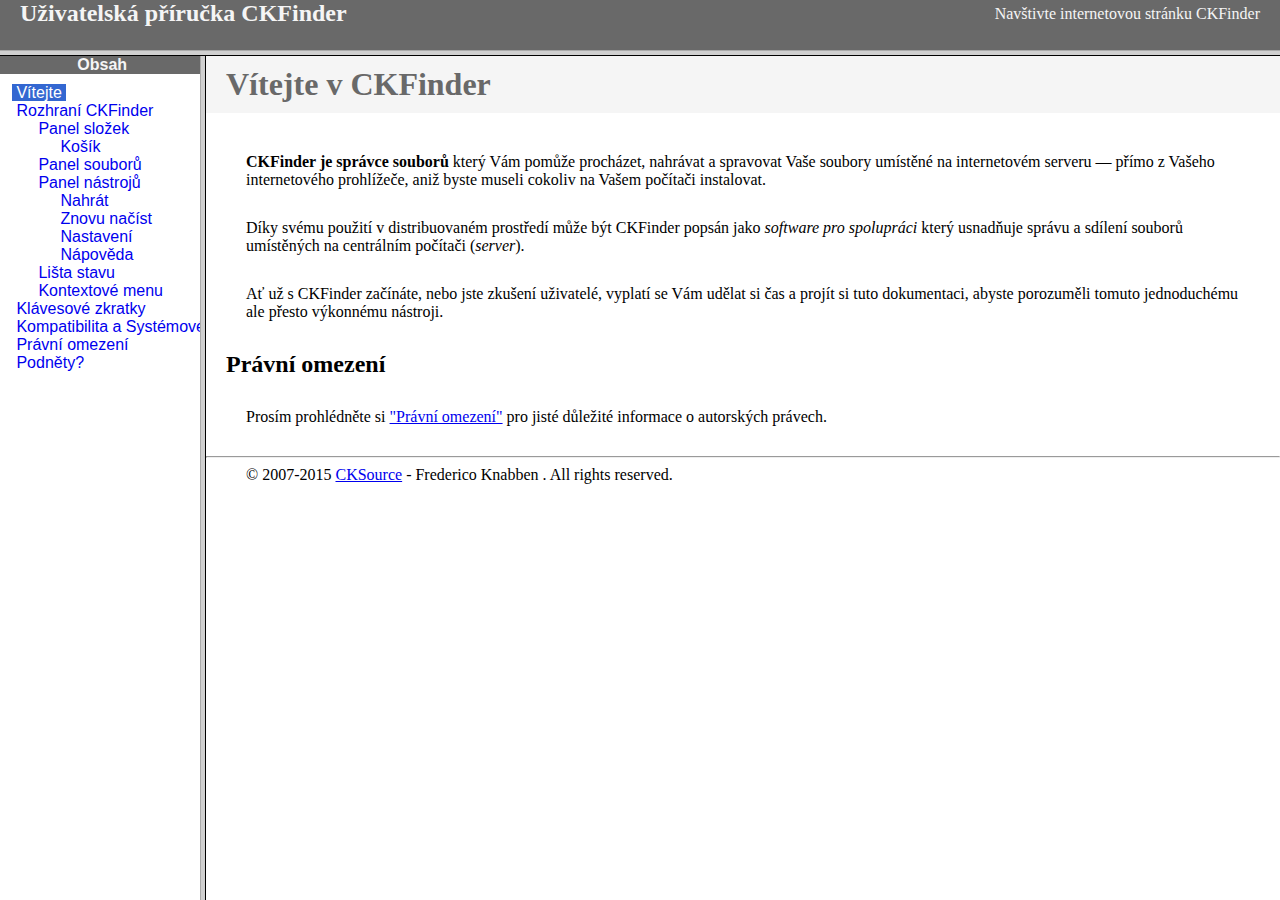
<file: PavlikeCMS/pavlikeMVC/Content/ckfinder/help/cs/index.html>
<!DOCTYPE HTML PUBLIC "-//W3C//DTD HTML 4.01 Frameset//EN" "http://www.w3.org/TR/html4/frameset.dtd">
<html lang="cs">
<head>
	<title>Uživatelská příručka CKFinder</title>
	<meta name="robots" content="noindex, nofollow">
	<meta http-equiv="Content-Type" content="text/html; charset=utf-8">
	<style type="text/css">
		frame {border-color:#f5f5f5}
	</style>
</head>
<frameset rows="50,*">
	<frame src="files/header.html" noresize="noresize" frameborder="0">
	<frameset cols="200,*">
			<frame src="files/toc.html">
			<frame src="files/001.html" name="CKDocsMain">
	</frameset>
</frameset>
</html>
</file>
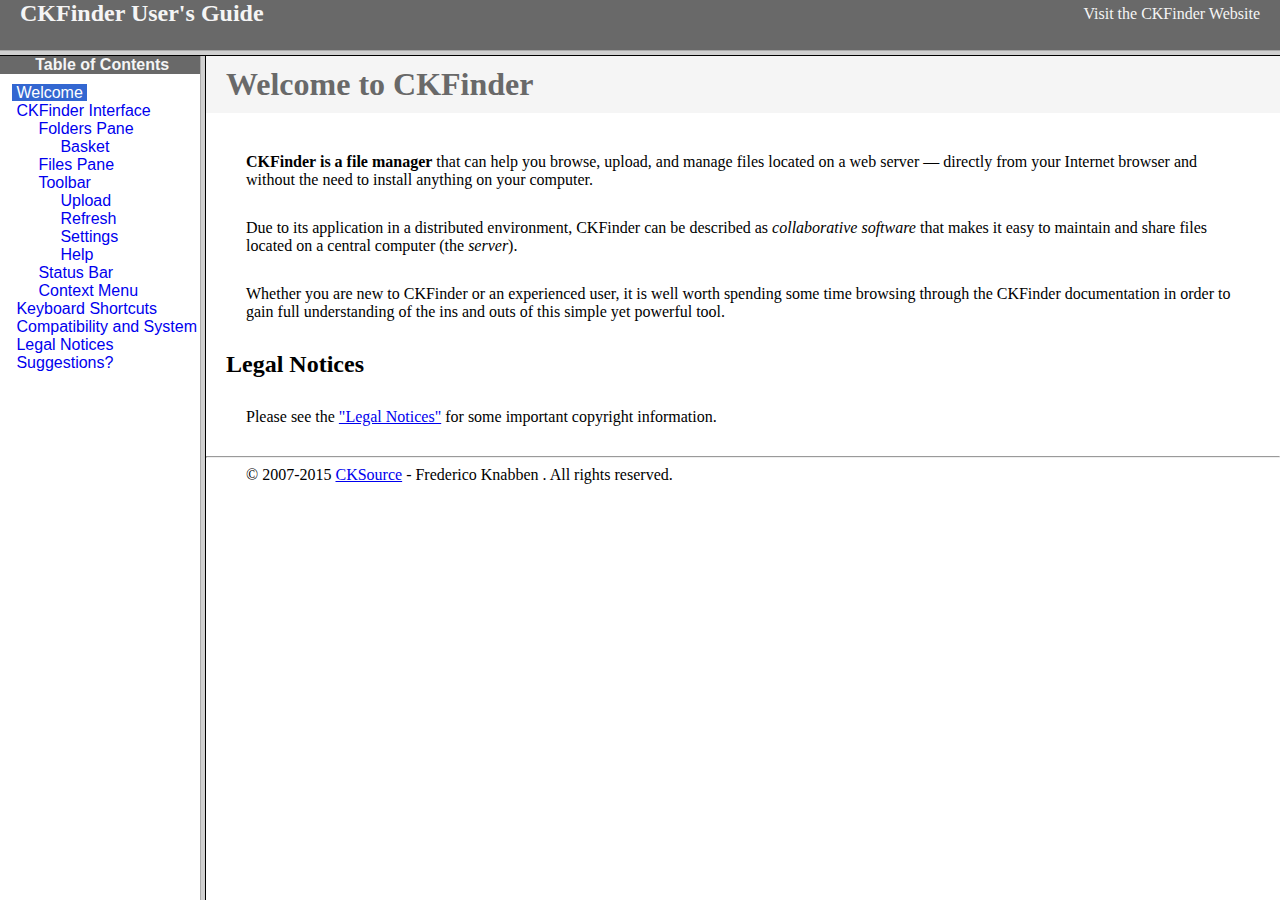
<file: PavlikeCMS/pavlikeMVC/Content/ckfinder/help/en/index.html>
<!DOCTYPE HTML PUBLIC "-//W3C//DTD HTML 4.01 Frameset//EN" "http://www.w3.org/TR/html4/frameset.dtd">
<html lang="en">
<head>
	<title>CKFinder User's Guide</title>
	<meta name="robots" content="noindex, nofollow">
	<meta http-equiv="Content-Type" content="text/html; charset=utf-8">
	<style type="text/css">
		frame {border-color:#f5f5f5}
	</style>
</head>
<frameset rows="50,*">
	<frame src="files/header.html" noresize="noresize" frameborder="0">
	<frameset cols="200,*">
			<frame src="files/toc.html">
			<frame src="files/001.html" name="CKDocsMain">
	</frameset>
</frameset>
</html>
</file>
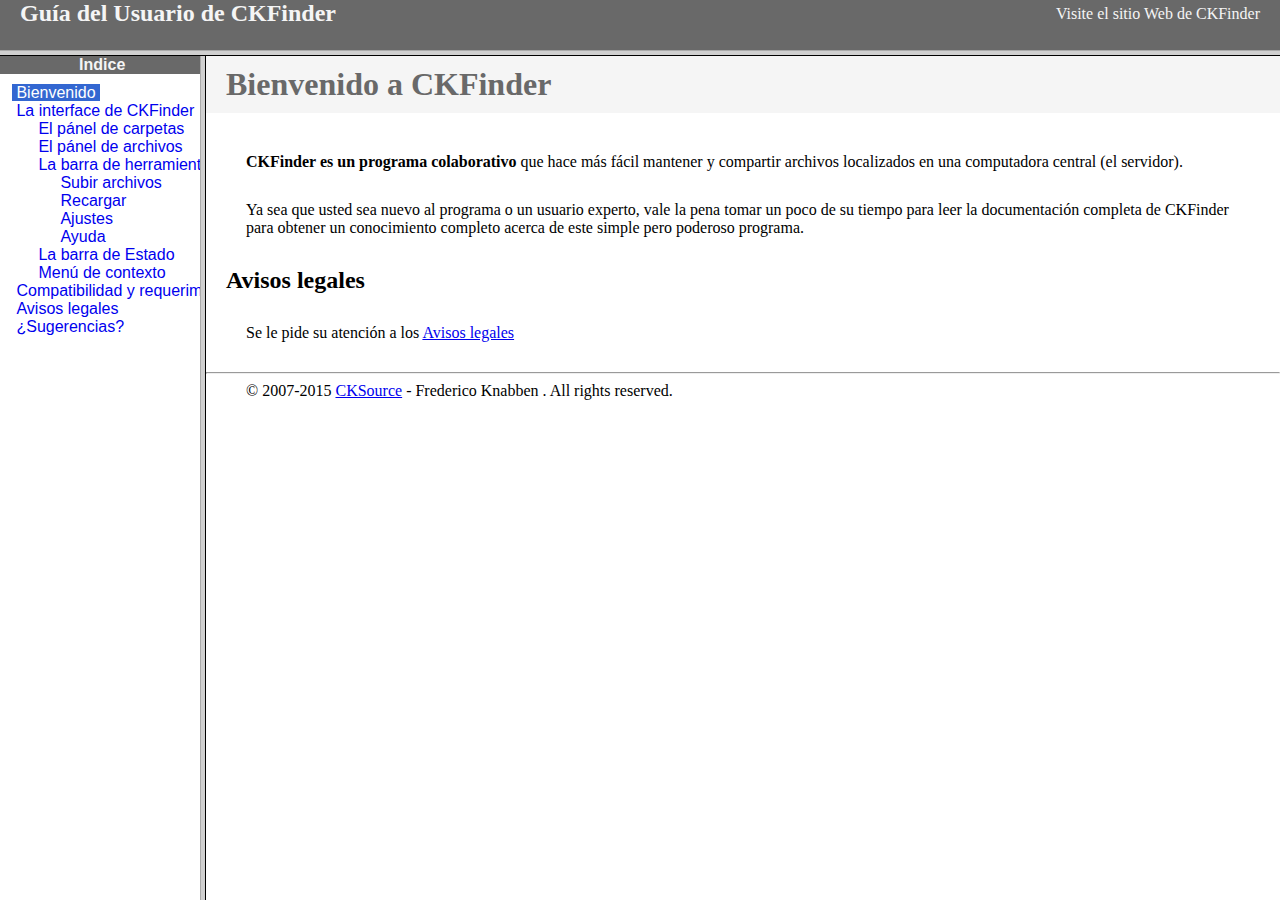
<file: PavlikeCMS/pavlikeMVC/Content/ckfinder/help/es-mx/index.html>
<!DOCTYPE HTML PUBLIC "-//W3C//DTD HTML 4.01 Frameset//EN" "http://www.w3.org/TR/html4/frameset.dtd">
<html lang="es-mx">
<head>
	<title>Gu&iacute;a para el usuario de CKFinder</title>
	<meta http-equiv="Content-Type" content="text/html; charset=utf-8">
	<meta name="robots" content="noindex, nofollow">
	<style type="text/css">
		frame {border-color:#f5f5f5}
	</style>
</head>
<frameset rows="50,*">
	<frame src="files/header.html" noresize="noresize" frameborder="0">
	<frameset cols="200,*">
			<frame src="files/toc.html">
			<frame src="files/001.html" name="CKDocsMain">
	</frameset>
</frameset>
</html>
</file>
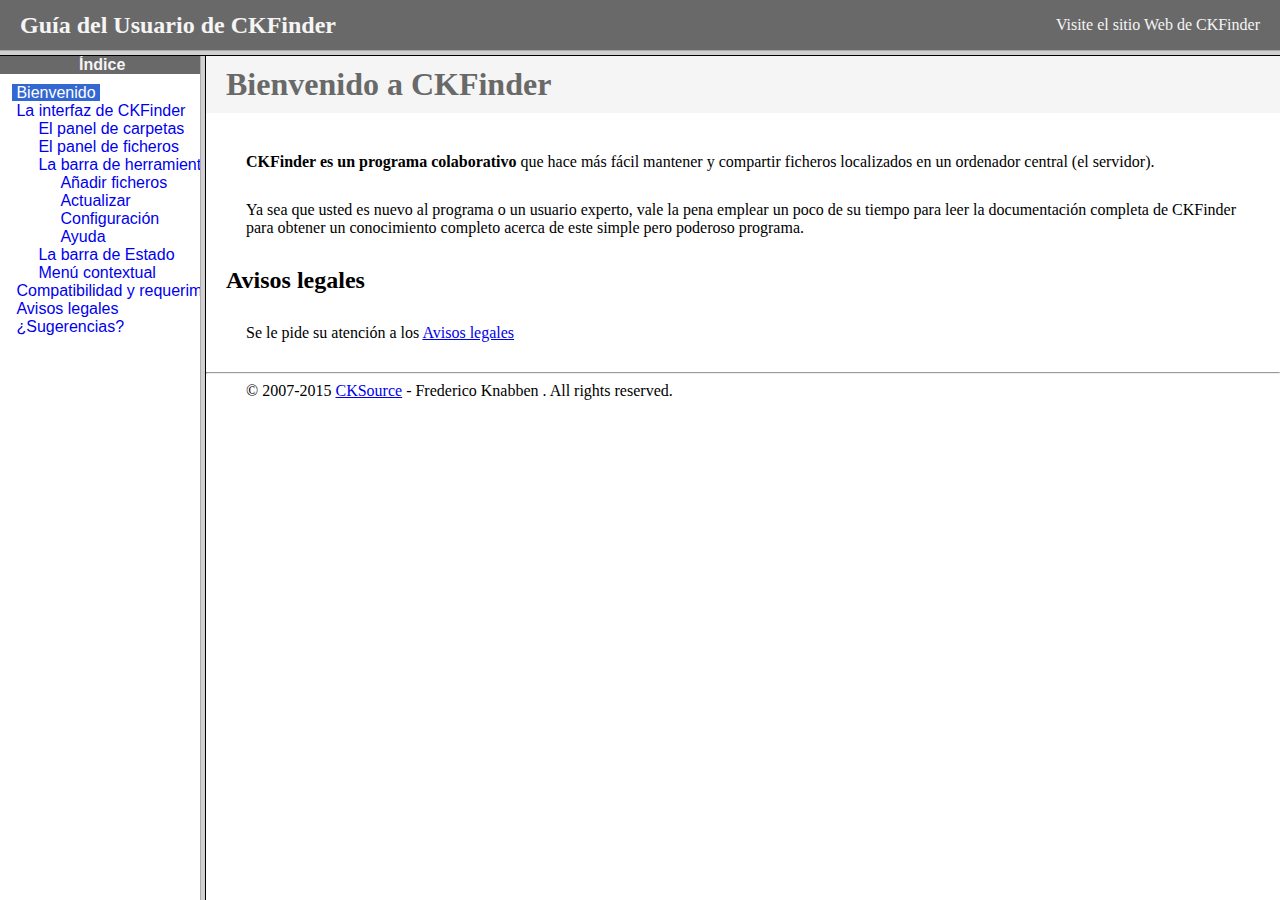
<file: PavlikeCMS/pavlikeMVC/Content/ckfinder/help/es/index.html>
<!DOCTYPE HTML PUBLIC "-//W3C//DTD HTML 4.01 Frameset//EN" "http://www.w3.org/TR/html4/frameset.dtd">
<html lang="es">
<head>
	<title>Gu&iacute;a para el usuario de CKFinder</title>
	<meta http-equiv="Content-Type" content="text/html; charset=utf-8">
	<meta name="robots" content="noindex, nofollow">
	<style type="text/css">
		frame {border-color:#f5f5f5}
	</style>
</head>
<frameset rows="50,*">
	<frame src="files/header.html" noresize="noresize" frameborder="0">
	<frameset cols="200,*">
			<frame src="files/toc.html">
			<frame src="files/001.html" name="CKDocsMain">
	</frameset>
</frameset>
</html>
</file>
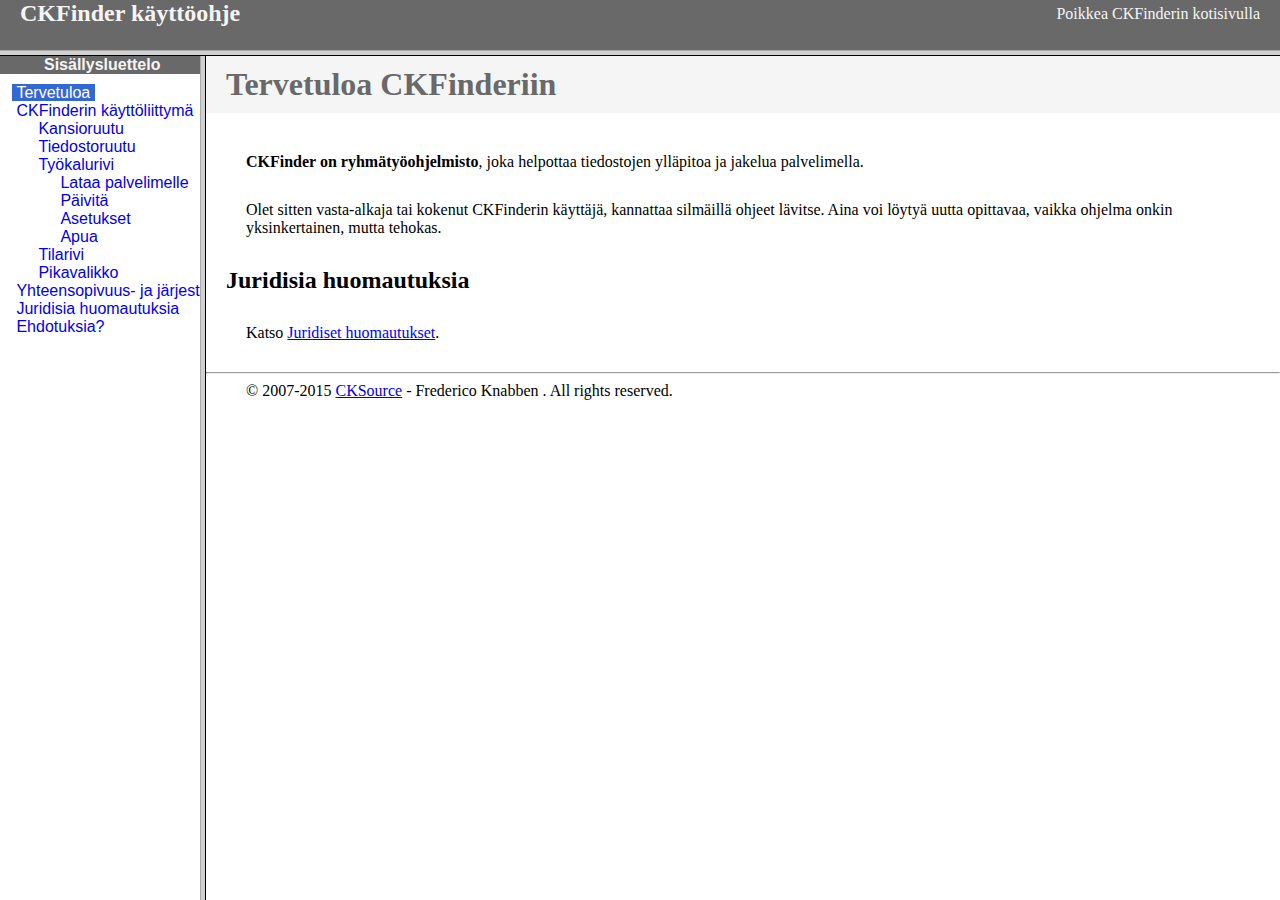
<file: PavlikeCMS/pavlikeMVC/Content/ckfinder/help/fi/index.html>
<!DOCTYPE HTML PUBLIC "-//W3C//DTD HTML 4.01 Frameset//EN" "http://www.w3.org/TR/html4/frameset.dtd">
<html lang="fi">
<head>
	<title>CKFinder käyttöohje</title>
	<meta http-equiv="Content-Type" content="text/html; charset=utf-8">
	<meta name="robots" content="noindex, nofollow">
	<style type="text/css">
		frame {border-color:#f5f5f5}
	</style>
</head>
<frameset rows="50,*">
	<frame src="files/header.html" noresize="noresize" frameborder="0">
	<frameset cols="200,*">
			<frame src="files/toc.html">
			<frame src="files/001.html" name="CKDocsMain">
	</frameset>
</frameset>
</html>
</file>
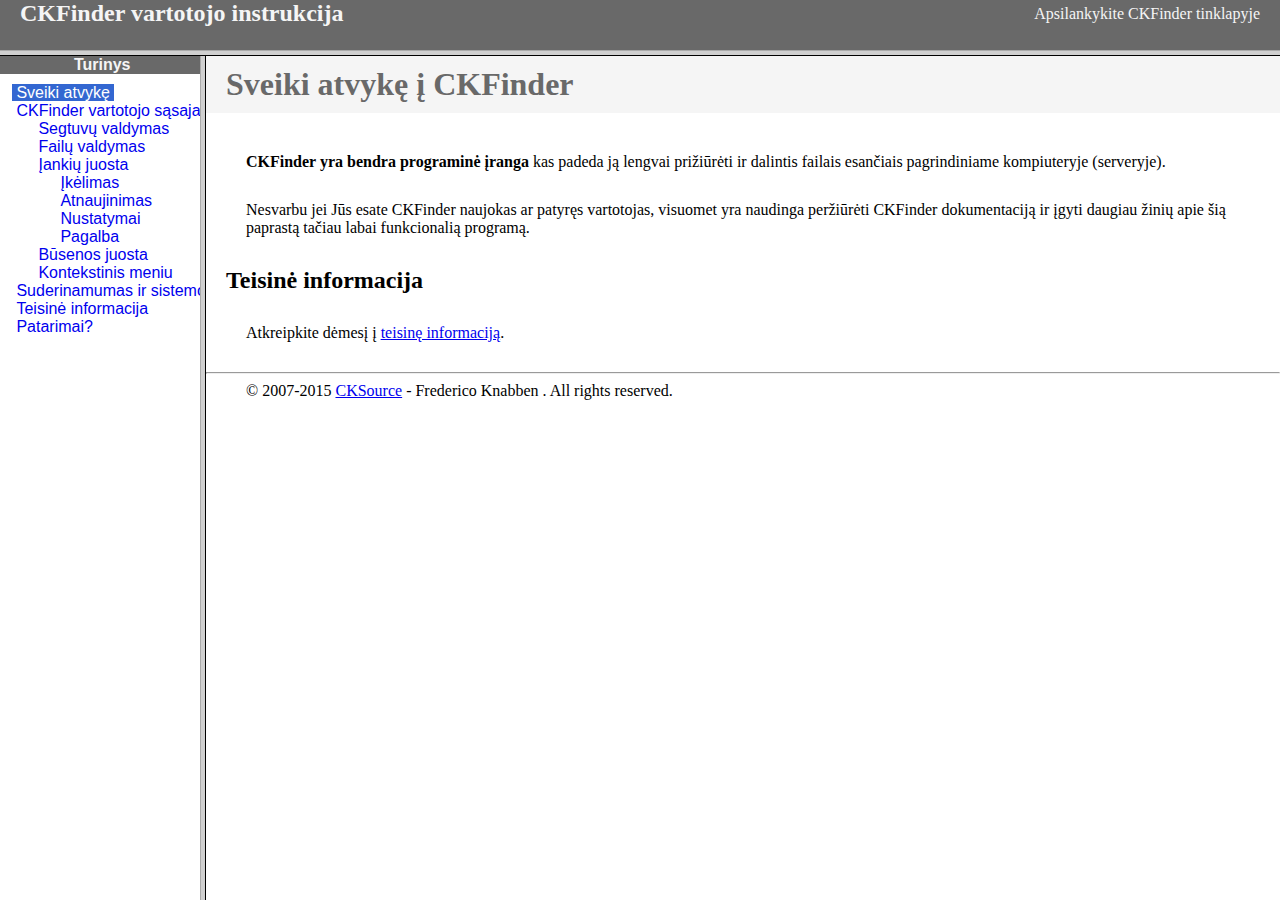
<file: PavlikeCMS/pavlikeMVC/Content/ckfinder/help/lt/index.html>
<!DOCTYPE HTML PUBLIC "-//W3C//DTD HTML 4.01 Frameset//EN" "http://www.w3.org/TR/html4/frameset.dtd">
<html lang="lt">
<head>
	<title>CKFinder User's Guide</title>
	<meta http-equiv="Content-Type" content="text/html; charset=utf-8">
	<meta name="robots" content="noindex, nofollow">
	<style type="text/css">
		frame {border-color:#f5f5f5}
	</style>
</head>
<frameset rows="50,*">
	<frame src="files/header.html" noresize="noresize" frameborder="0">
	<frameset cols="200,*">
			<frame src="files/toc.html">
			<frame src="files/001.html" name="CKDocsMain">
	</frameset>
</frameset>
</html>
</file>
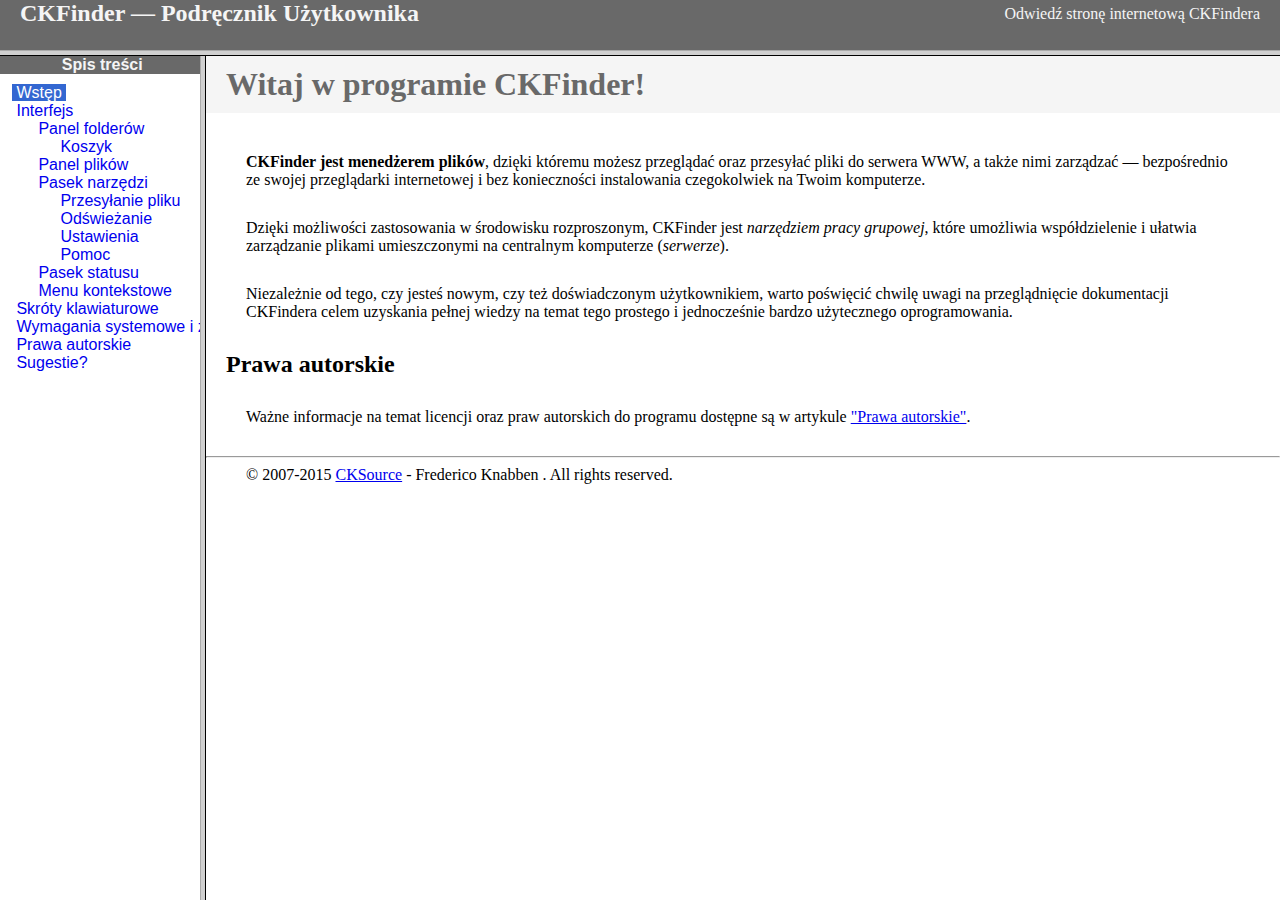
<file: PavlikeCMS/pavlikeMVC/Content/ckfinder/help/pl/index.html>
<!DOCTYPE HTML PUBLIC "-//W3C//DTD HTML 4.01 Frameset//EN" "http://www.w3.org/TR/html4/frameset.dtd">
<html lang="pl">
<head>
	<title>CKFinder &mdash; Podręcznik Użytkownika</title>
	<meta http-equiv="Content-Type" content="text/html; charset=utf-8">
	<meta name="robots" content="noindex, nofollow">
	<style type="text/css">
		frame {border-color:#f5f5f5}
	</style>
</head>
<frameset rows="50,*">
	<frame src="files/header.html" noresize="noresize" frameborder="0">
	<frameset cols="200,*">
			<frame src="files/toc.html">
			<frame src="files/001.html" name="CKDocsMain">
	</frameset>
</frameset>
</html>
</file>
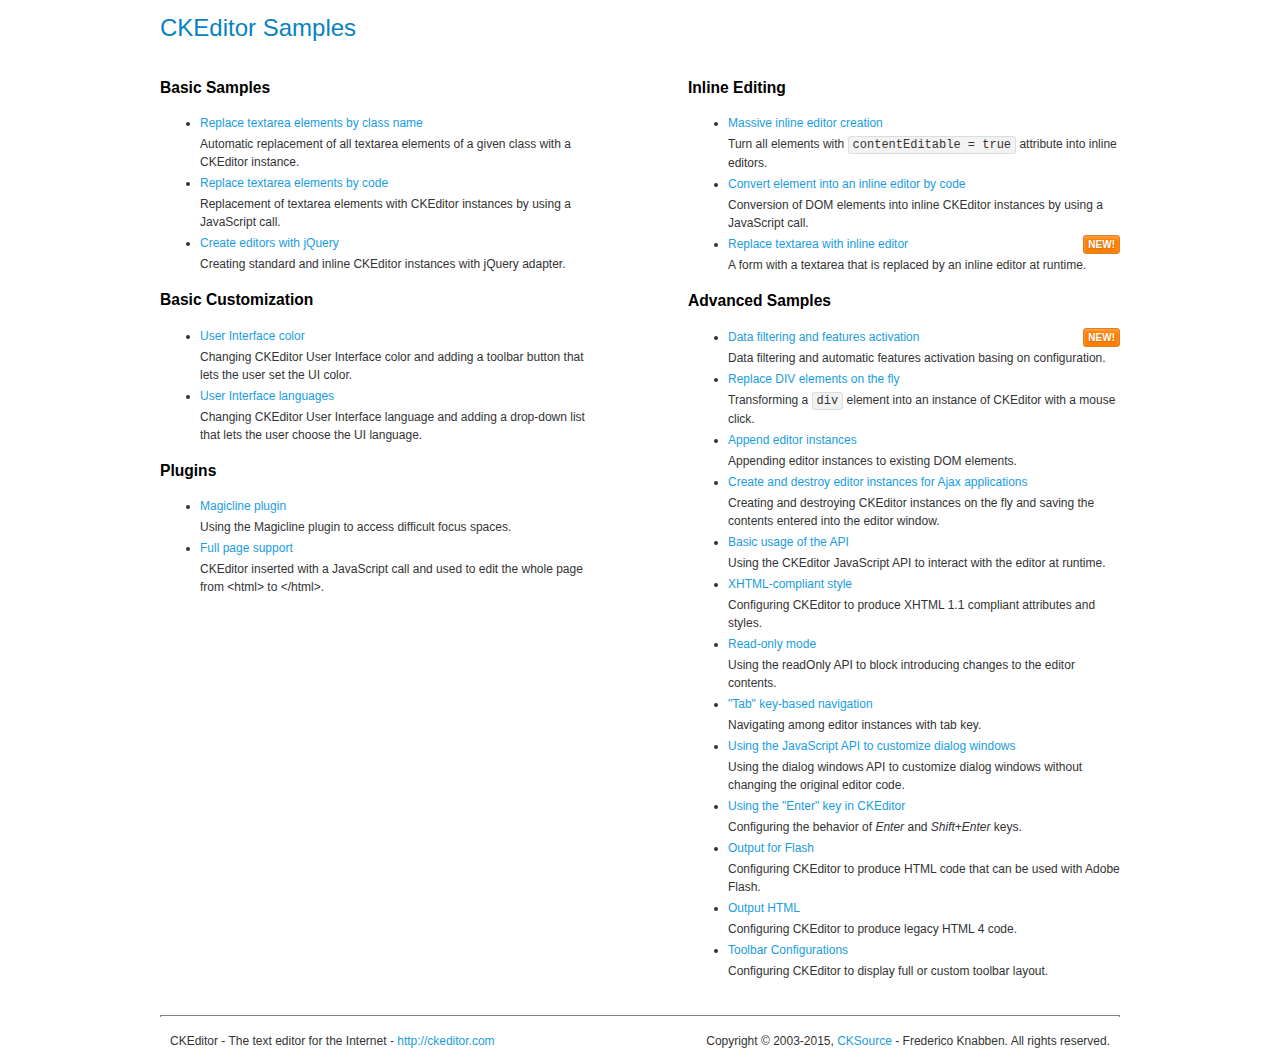
<file: PavlikeCMS/AdminTheme/assets/js/plugins/ckeditor/samples/index.html>
<!DOCTYPE html>
<!--
Copyright (c) 2003-2015, CKSource - Frederico Knabben. All rights reserved.
For licensing, see LICENSE.md or http://ckeditor.com/license
-->
<html>
<head>
	<meta charset="utf-8">
	<title>CKEditor Samples</title>
	<link rel="stylesheet" href="sample.css">
</head>
<body>
	<h1 class="samples">
		CKEditor Samples
	</h1>
	<div class="twoColumns">
		<div class="twoColumnsLeft">
			<h2 class="samples">
				Basic Samples
			</h2>
			<dl class="samples">
				<dt><a class="samples" href="replacebyclass.html">Replace textarea elements by class name</a></dt>
				<dd>Automatic replacement of all textarea elements of a given class with a CKEditor instance.</dd>

				<dt><a class="samples" href="replacebycode.html">Replace textarea elements by code</a></dt>
				<dd>Replacement of textarea elements with CKEditor instances by using a JavaScript call.</dd>

				<dt><a class="samples" href="jquery.html">Create editors with jQuery</a></dt>
				<dd>Creating standard and inline CKEditor instances with jQuery adapter.</dd>
			</dl>

			<h2 class="samples">
				Basic Customization
			</h2>
			<dl class="samples">
				<dt><a class="samples" href="uicolor.html">User Interface color</a></dt>
				<dd>Changing CKEditor User Interface color and adding a toolbar button that lets the user set the UI color.</dd>

				<dt><a class="samples" href="uilanguages.html">User Interface languages</a></dt>
				<dd>Changing CKEditor User Interface language and adding a drop-down list that lets the user choose the UI language.</dd>
			</dl>


			<h2 class="samples">Plugins</h2>
<dl class="samples">
<dt><a class="samples" href="plugins/magicline/magicline.html">Magicline plugin</a></dt>
<dd>Using the Magicline plugin to access difficult focus spaces.</dd>

<dt><a class="samples" href="plugins/wysiwygarea/fullpage.html">Full page support</a></dt>
<dd>CKEditor inserted with a JavaScript call and used to edit the whole page from &lt;html&gt; to &lt;/html&gt;.</dd>
</dl>
		</div>
		<div class="twoColumnsRight">
			<h2 class="samples">
				Inline Editing
			</h2>
			<dl class="samples">
				<dt><a class="samples" href="inlineall.html">Massive inline editor creation</a></dt>
				<dd>Turn all elements with <code>contentEditable = true</code> attribute into inline editors.</dd>

				<dt><a class="samples" href="inlinebycode.html">Convert element into an inline editor by code</a></dt>
				<dd>Conversion of DOM elements into inline CKEditor instances by using a JavaScript call.</dd>

				<dt><a class="samples" href="inlinetextarea.html">Replace textarea with inline editor</a> <span class="new">New!</span></dt>
				<dd>A form with a textarea that is replaced by an inline editor at runtime.</dd>

				
			</dl>

			<h2 class="samples">
				Advanced Samples
			</h2>
			<dl class="samples">
				<dt><a class="samples" href="datafiltering.html">Data filtering and features activation</a> <span class="new">New!</span></dt>
				<dd>Data filtering and automatic features activation basing on configuration.</dd>

				<dt><a class="samples" href="divreplace.html">Replace DIV elements on the fly</a></dt>
				<dd>Transforming a <code>div</code> element into an instance of CKEditor with a mouse click.</dd>

				<dt><a class="samples" href="appendto.html">Append editor instances</a></dt>
				<dd>Appending editor instances to existing DOM elements.</dd>

				<dt><a class="samples" href="ajax.html">Create and destroy editor instances for Ajax applications</a></dt>
				<dd>Creating and destroying CKEditor instances on the fly and saving the contents entered into the editor window.</dd>

				<dt><a class="samples" href="api.html">Basic usage of the API</a></dt>
				<dd>Using the CKEditor JavaScript API to interact with the editor at runtime.</dd>

				<dt><a class="samples" href="xhtmlstyle.html">XHTML-compliant style</a></dt>
				<dd>Configuring CKEditor to produce XHTML 1.1 compliant attributes and styles.</dd>

				<dt><a class="samples" href="readonly.html">Read-only mode</a></dt>
				<dd>Using the readOnly API to block introducing changes to the editor contents.</dd>

				<dt><a class="samples" href="tabindex.html">"Tab" key-based navigation</a></dt>
				<dd>Navigating among editor instances with tab key.</dd>


				
<dt><a class="samples" href="plugins/dialog/dialog.html">Using the JavaScript API to customize dialog windows</a></dt>
<dd>Using the dialog windows API to customize dialog windows without changing the original editor code.</dd>

<dt><a class="samples" href="plugins/enterkey/enterkey.html">Using the &quot;Enter&quot; key in CKEditor</a></dt>
<dd>Configuring the behavior of <em>Enter</em> and <em>Shift+Enter</em> keys.</dd>

<dt><a class="samples" href="plugins/htmlwriter/outputforflash.html">Output for Flash</a></dt>
<dd>Configuring CKEditor to produce HTML code that can be used with Adobe Flash.</dd>

<dt><a class="samples" href="plugins/htmlwriter/outputhtml.html">Output HTML</a></dt>
<dd>Configuring CKEditor to produce legacy HTML 4 code.</dd>

<dt><a class="samples" href="plugins/toolbar/toolbar.html">Toolbar Configurations</a></dt>
<dd>Configuring CKEditor to display full or custom toolbar layout.</dd>

			</dl>
		</div>
	</div>
	<div id="footer">
		<hr>
		<p>
			CKEditor - The text editor for the Internet - <a class="samples" href="http://ckeditor.com/">http://ckeditor.com</a>
		</p>
		<p id="copy">
			Copyright &copy; 2003-2015, <a class="samples" href="http://cksource.com/">CKSource</a> - Frederico Knabben. All rights reserved.
		</p>
	</div>
</body>
</html>
</file>
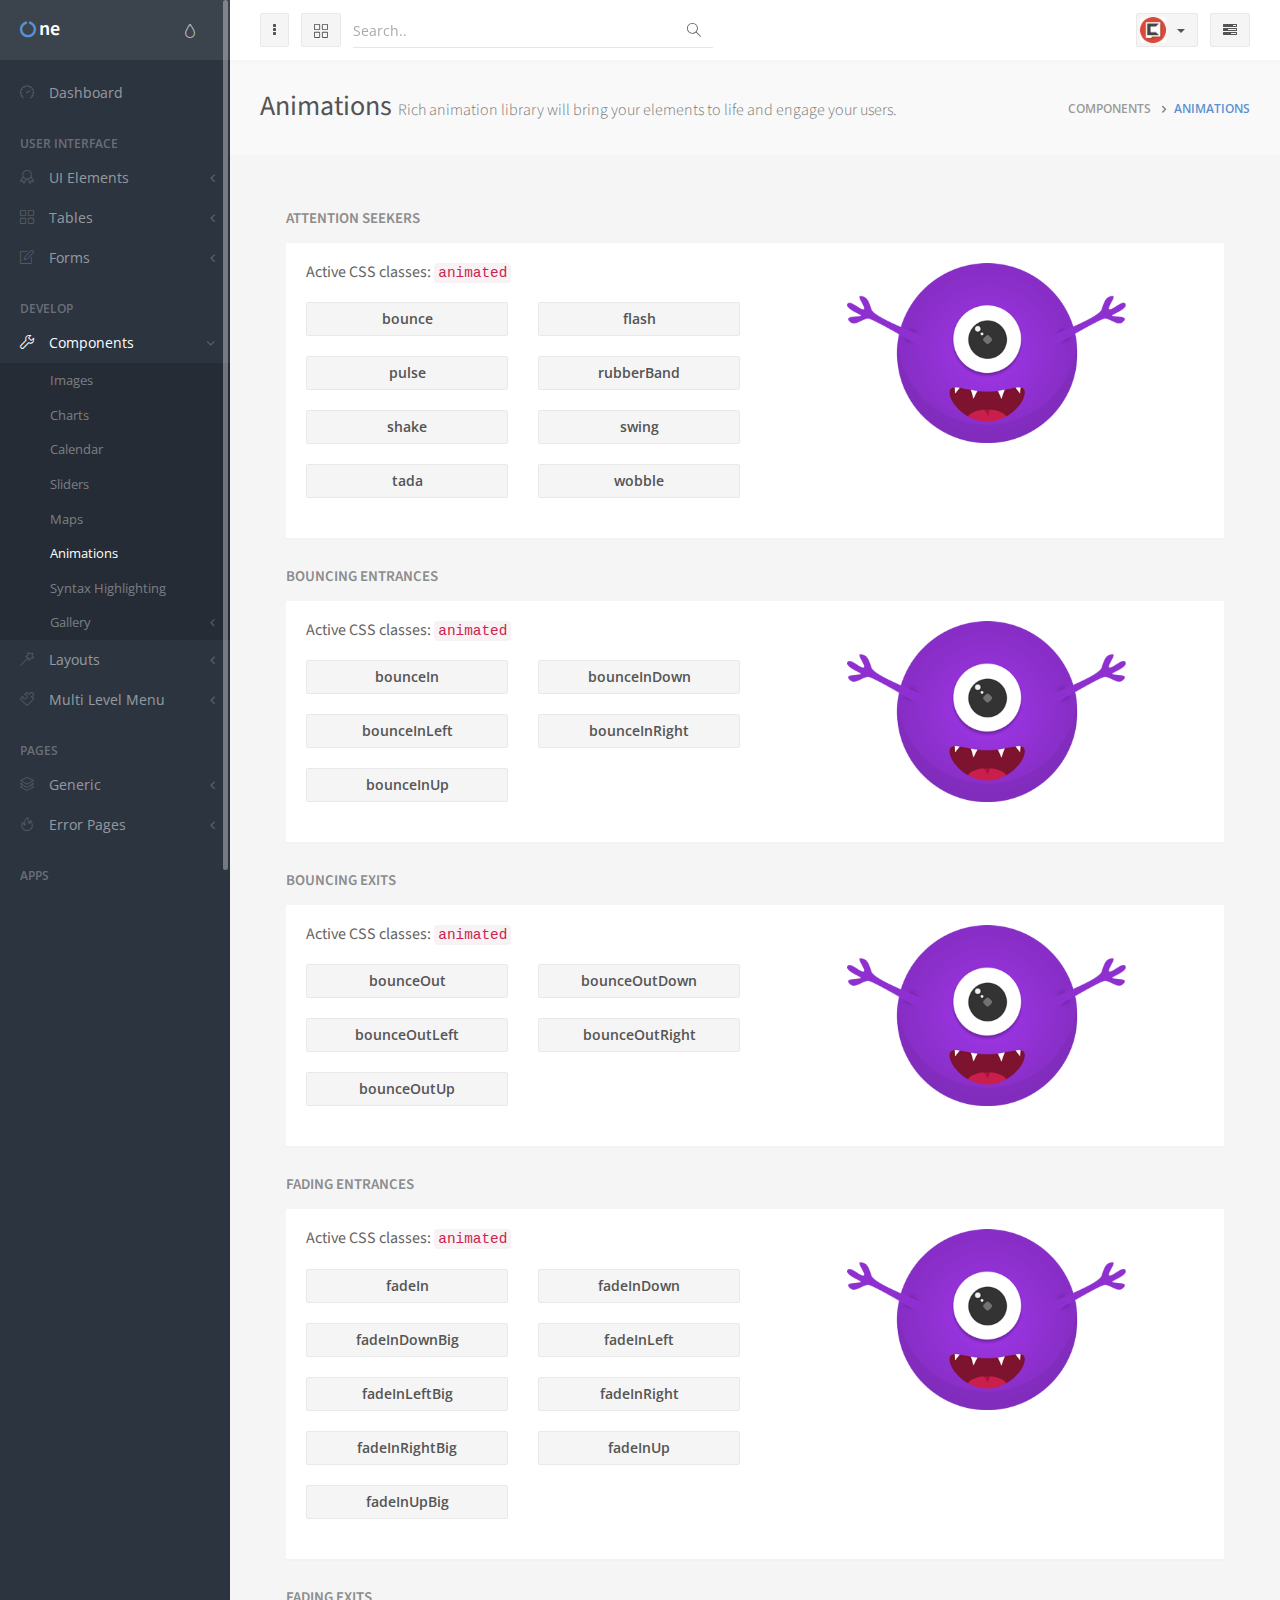
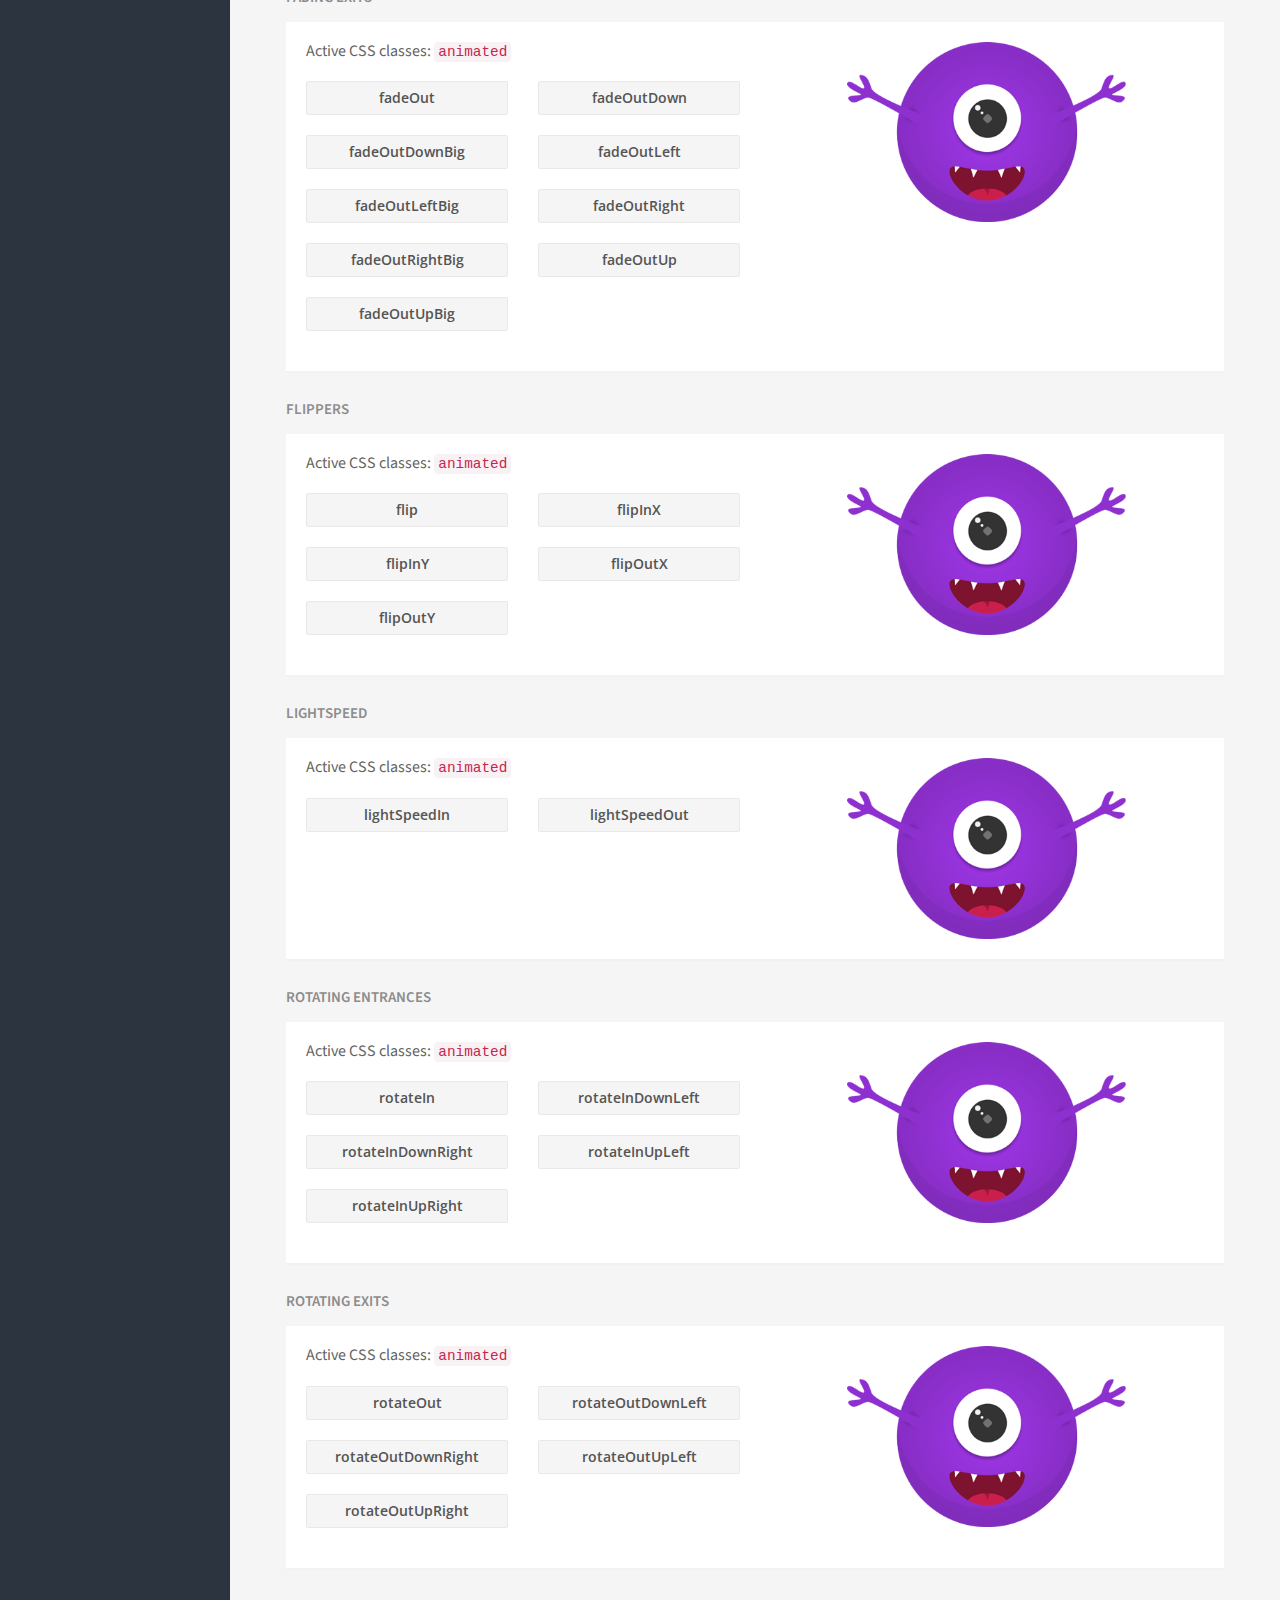
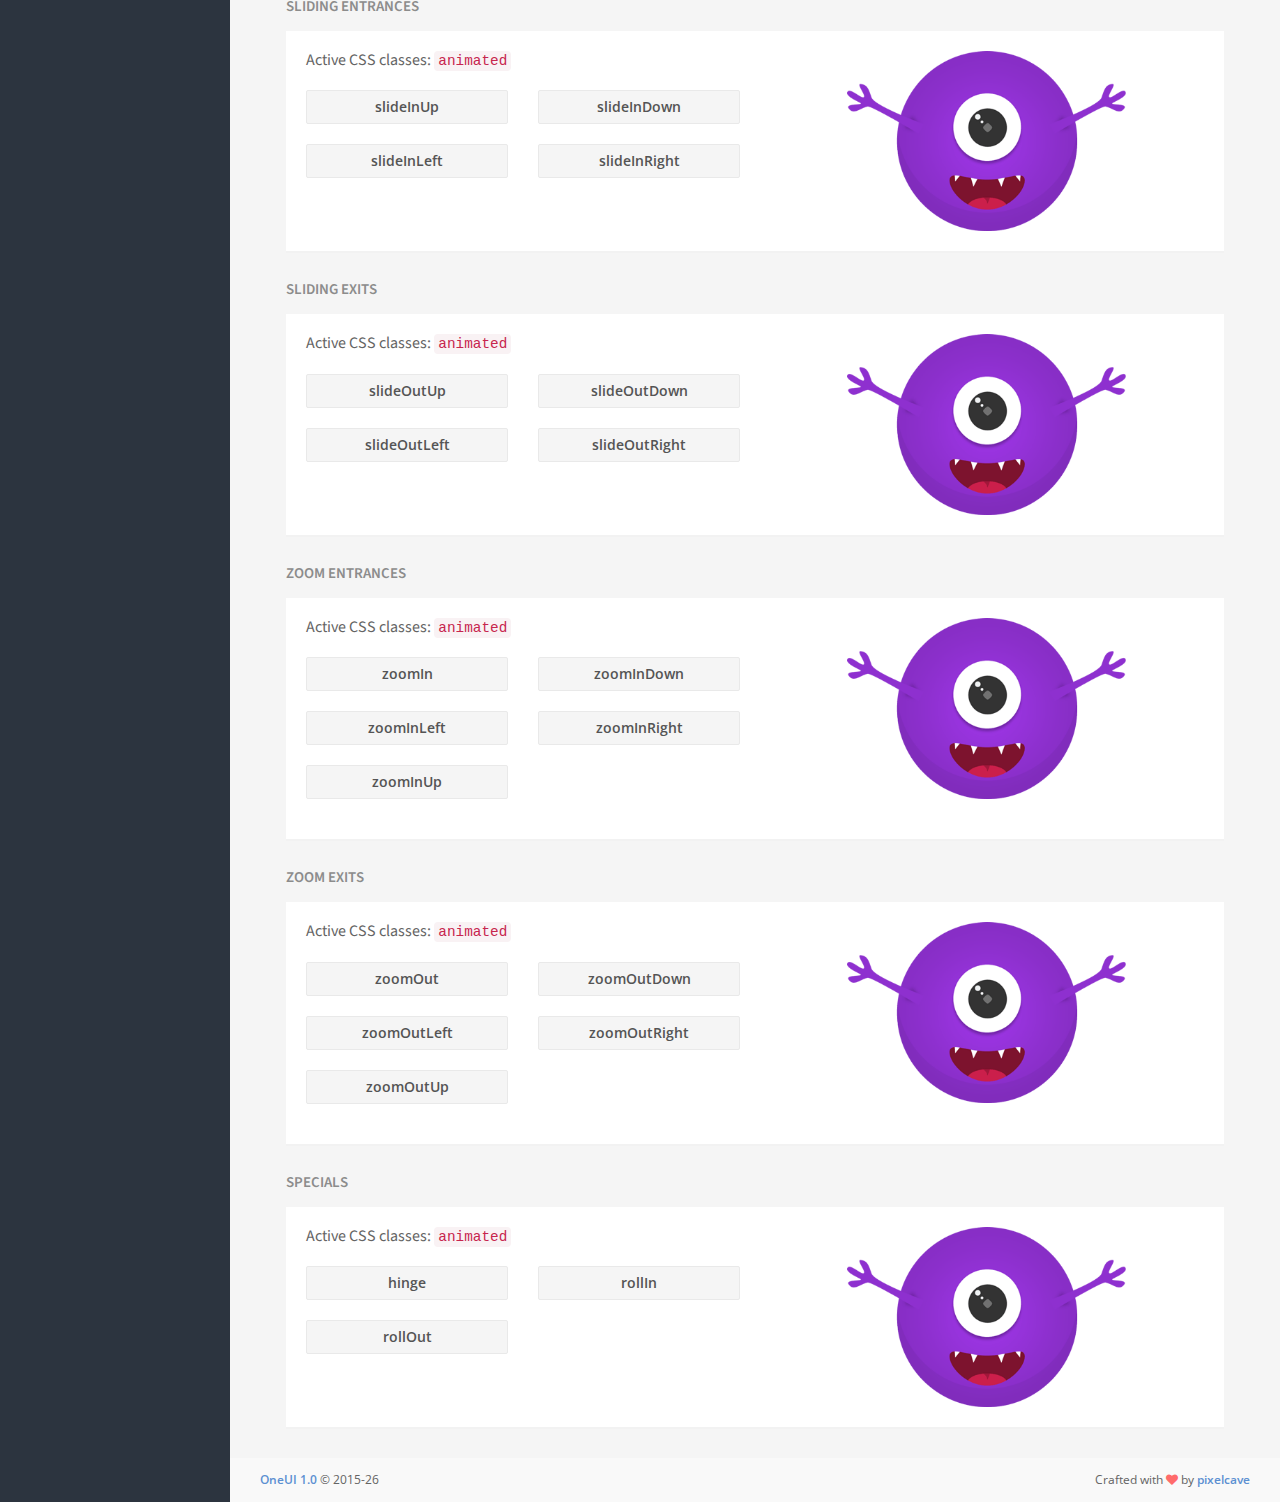
<file: PavlikeCMS/AdminTheme/base_comp_animations.html>
<!DOCTYPE html>
<!--[if IE 9]>         <html class="ie9 no-focus"> <![endif]-->
<!--[if gt IE 9]><!--> <html class="no-focus"> <!--<![endif]-->
    <head>
        <meta charset="utf-8">

        <title>OneUI - shared on themelock.com</title>

        <meta name="description" content="OneUI - Admin Dashboard Template & UI Framework created by pixelcave and published on Themeforest">
        <meta name="author" content="pixelcave">
        <meta name="robots" content="noindex, nofollow">
        <meta name="viewport" content="width=device-width,initial-scale=1,maximum-scale=1.0">

        <!-- Icons -->
        <!-- The following icons can be replaced with your own, they are used by desktop and mobile browsers -->
        <link rel="shortcut icon" href="assets/img/favicons/favicon.png">

        <link rel="icon" type="image/png" href="assets/img/favicons/favicon-16x16.png" sizes="16x16">
        <link rel="icon" type="image/png" href="assets/img/favicons/favicon-32x32.png" sizes="32x32">
        <link rel="icon" type="image/png" href="assets/img/favicons/favicon-96x96.png" sizes="96x96">
        <link rel="icon" type="image/png" href="assets/img/favicons/favicon-160x160.png" sizes="160x160">
        <link rel="icon" type="image/png" href="assets/img/favicons/favicon-192x192.png" sizes="192x192">

        <link rel="apple-touch-icon" sizes="57x57" href="assets/img/favicons/apple-touch-icon-57x57.png">
        <link rel="apple-touch-icon" sizes="60x60" href="assets/img/favicons/apple-touch-icon-60x60.png">
        <link rel="apple-touch-icon" sizes="72x72" href="assets/img/favicons/apple-touch-icon-72x72.png">
        <link rel="apple-touch-icon" sizes="76x76" href="assets/img/favicons/apple-touch-icon-76x76.png">
        <link rel="apple-touch-icon" sizes="114x114" href="assets/img/favicons/apple-touch-icon-114x114.png">
        <link rel="apple-touch-icon" sizes="120x120" href="assets/img/favicons/apple-touch-icon-120x120.png">
        <link rel="apple-touch-icon" sizes="144x144" href="assets/img/favicons/apple-touch-icon-144x144.png">
        <link rel="apple-touch-icon" sizes="152x152" href="assets/img/favicons/apple-touch-icon-152x152.png">
        <link rel="apple-touch-icon" sizes="180x180" href="assets/img/favicons/apple-touch-icon-180x180.png">
        <!-- END Icons -->

        <!-- Stylesheets -->
        <!-- Web fonts -->
        <link rel="stylesheet" href="http://fonts.googleapis.com/css?family=Source+Sans+Pro:300,400,400italic,600,700%7COpen+Sans:300,400,400italic,600,700">

        <!-- OneUI CSS framework -->
        <link rel="stylesheet" id="css-main" href="assets/css/oneui.css">

        <!-- You can include a specific file from css/themes/ folder to alter the default color theme of the template. eg: -->
        <!-- <link rel="stylesheet" id="css-theme" href="assets/css/themes/flat.min.css"> -->
        <!-- END Stylesheets -->
    </head>
    <body>
        <!-- Page Container -->
        <!--
            Available Classes:

            'sidebar-l'                  Left Sidebar and right Side Overlay
            'sidebar-r'                  Right Sidebar and left Side Overlay
            'sidebar-mini'               Mini hoverable Sidebar (> 991px)
            'sidebar-o'                  Visible Sidebar by default (> 991px)
            'sidebar-o-xs'               Visible Sidebar by default (< 992px)

            'side-overlay-hover'         Hoverable Side Overlay (> 991px)
            'side-overlay-o'             Visible Side Overlay by default (> 991px)

            'side-scroll'                Enables custom scrolling on Sidebar and Side Overlay instead of native scrolling (> 991px)

            'header-navbar-fixed'        Enables fixed header
        -->
        <div id="page-container" class="sidebar-l sidebar-o side-scroll header-navbar-fixed">
            <!-- Side Overlay-->
            <aside id="side-overlay">
                <!-- Side Overlay Scroll Container -->
                <div id="side-overlay-scroll">
                    <!-- Side Header -->
                    <div class="side-header side-content">
                        <!-- Layout API, functionality initialized in App() -> uiLayoutApi() -->
                        <button class="btn btn-default pull-right" type="button" data-toggle="layout" data-action="side_overlay_close">
                            <i class="fa fa-times"></i>
                        </button>
                        <span>
                            <img class="img-avatar img-avatar32" src="assets/img/avatars/avatar10.jpg" alt="">
                            <span class="font-w600 push-10-l">Keith Simpson</span>
                        </span>
                    </div>
                    <!-- END Side Header -->

                    <!-- Side Content -->
                    <div class="side-content remove-padding-t">
                        <!-- Notifications -->
                        <div class="block pull-r-l">
                            <div class="block-header bg-gray-lighter">
                                <ul class="block-options">
                                    <li>
                                        <button type="button" data-toggle="block-option" data-action="refresh_toggle" data-action-mode="demo"><i class="si si-refresh"></i></button>
                                    </li>
                                    <li>
                                        <button type="button" data-toggle="block-option" data-action="content_toggle"></button>
                                    </li>
                                </ul>
                                <h3 class="block-title">Recent Activity</h3>
                            </div>
                            <div class="block-content">
                                <!-- Activity List -->
                                <ul class="list list-activity">
                                    <li>
                                        <i class="si si-wallet text-success"></i>
                                        <div class="font-w600">New sale ($15)</div>
                                        <div><a href="javascript:void(0)">Admin Template</a></div>
                                        <div><small class="text-muted">3 min ago</small></div>
                                    </li>
                                    <li>
                                        <i class="si si-pencil text-info"></i>
                                        <div class="font-w600">You edited the file</div>
                                        <div><a href="javascript:void(0)"><i class="fa fa-file-text-o"></i> Documentation.doc</a></div>
                                        <div><small class="text-muted">15 min ago</small></div>
                                    </li>
                                    <li>
                                        <i class="si si-close text-danger"></i>
                                        <div class="font-w600">Project deleted</div>
                                        <div><a href="javascript:void(0)">Line Icon Set</a></div>
                                        <div><small class="text-muted">4 hours ago</small></div>
                                    </li>
                                    <li>
                                        <i class="si si-wrench text-warning"></i>
                                        <div class="font-w600">Core v2.5 is available</div>
                                        <div><a href="javascript:void(0)">Update now</a></div>
                                        <div><small class="text-muted">6 hours ago</small></div>
                                    </li>
                                </ul>
                                <div class="text-center">
                                    <small><a href="javascript:void(0)">Load More..</a></small>
                                </div>
                                <!-- END Activity List -->
                            </div>
                        </div>
                        <!-- END Notifications -->

                        <!-- Online Friends -->
                        <div class="block pull-r-l">
                            <div class="block-header bg-gray-lighter">
                                <ul class="block-options">
                                    <li>
                                        <button type="button" data-toggle="block-option" data-action="refresh_toggle" data-action-mode="demo"><i class="si si-refresh"></i></button>
                                    </li>
                                    <li>
                                        <button type="button" data-toggle="block-option" data-action="content_toggle"></button>
                                    </li>
                                </ul>
                                <h3 class="block-title">Online Friends</h3>
                            </div>
                            <div class="block-content block-content-full">
                                <!-- Users Navigation -->
                                <ul class="nav-users">
                                    <li>
                                        <a href="base_pages_profile.html">
                                            <img class="img-avatar" src="assets/img/avatars/avatar1.jpg" alt="">
                                            <i class="fa fa-circle text-success"></i> Evelyn Willis
                                            <div class="font-w400 text-muted"><small>Copywriter</small></div>
                                        </a>
                                    </li>
                                    <li>
                                        <a href="base_pages_profile.html">
                                            <img class="img-avatar" src="assets/img/avatars/avatar14.jpg" alt="">
                                            <i class="fa fa-circle text-success"></i> Craig Stone
                                            <div class="font-w400 text-muted"><small>Web Developer</small></div>
                                        </a>
                                    </li>
                                    <li>
                                        <a href="base_pages_profile.html">
                                            <img class="img-avatar" src="assets/img/avatars/avatar5.jpg" alt="">
                                            <i class="fa fa-circle text-success"></i> Julia Cole
                                            <div class="font-w400 text-muted"><small>Web Designer</small></div>
                                        </a>
                                    </li>
                                    <li>
                                        <a href="base_pages_profile.html">
                                            <img class="img-avatar" src="assets/img/avatars/avatar5.jpg" alt="">
                                            <i class="fa fa-circle text-warning"></i> Rebecca Gray
                                            <div class="font-w400 text-muted"><small>Photographer</small></div>
                                        </a>
                                    </li>
                                    <li>
                                        <a href="base_pages_profile.html">
                                            <img class="img-avatar" src="assets/img/avatars/avatar9.jpg" alt="">
                                            <i class="fa fa-circle text-warning"></i> Scott Ruiz
                                            <div class="font-w400 text-muted"><small>Graphic Designer</small></div>
                                        </a>
                                    </li>
                                </ul>
                                <!-- END Users Navigation -->
                            </div>
                        </div>
                        <!-- END Online Friends -->

                        <!-- Quick Settings -->
                        <div class="block pull-r-l">
                            <div class="block-header bg-gray-lighter">
                                <ul class="block-options">
                                    <li>
                                        <button type="button" data-toggle="block-option" data-action="content_toggle"></button>
                                    </li>
                                </ul>
                                <h3 class="block-title">Quick Settings</h3>
                            </div>
                            <div class="block-content">
                                <!-- Quick Settings Form -->
                                <form class="form-bordered" action="index.html" method="post" onsubmit="return false;">
                                    <div class="form-group">
                                        <div class="row">
                                            <div class="col-xs-8">
                                                <div class="font-s13 font-w600">Online Status</div>
                                                <div class="font-s13 font-w400 text-muted">Show your status to all</div>
                                            </div>
                                            <div class="col-xs-4 text-right">
                                                <label class="css-input switch switch-sm switch-primary push-10-t">
                                                    <input type="checkbox"><span></span>
                                                </label>
                                            </div>
                                        </div>
                                    </div>
                                    <div class="form-group">
                                        <div class="row">
                                            <div class="col-xs-8">
                                                <div class="font-s13 font-w600">Auto Updates</div>
                                                <div class="font-s13 font-w400 text-muted">Keep up to date</div>
                                            </div>
                                            <div class="col-xs-4 text-right">
                                                <label class="css-input switch switch-sm switch-primary push-10-t">
                                                    <input type="checkbox"><span></span>
                                                </label>
                                            </div>
                                        </div>
                                    </div>
                                    <div class="form-group">
                                        <div class="row">
                                            <div class="col-xs-8">
                                                <div class="font-s13 font-w600">Notifications</div>
                                                <div class="font-s13 font-w400 text-muted">Do you need them?</div>
                                            </div>
                                            <div class="col-xs-4 text-right">
                                                <label class="css-input switch switch-sm switch-primary push-10-t">
                                                    <input type="checkbox" checked><span></span>
                                                </label>
                                            </div>
                                        </div>
                                    </div>
                                    <div class="form-group">
                                        <div class="row">
                                            <div class="col-xs-8">
                                                <div class="font-s13 font-w600">API Access</div>
                                                <div class="font-s13 font-w400 text-muted">Enable/Disable access</div>
                                            </div>
                                            <div class="col-xs-4 text-right">
                                                <label class="css-input switch switch-sm switch-primary push-10-t">
                                                    <input type="checkbox" checked><span></span>
                                                </label>
                                            </div>
                                        </div>
                                    </div>
                                </form>
                                <!-- END Quick Settings Form -->
                            </div>
                        </div>
                        <!-- END Quick Settings -->
                    </div>
                    <!-- END Side Content -->
                </div>
                <!-- END Side Overlay Scroll Container -->
            </aside>
            <!-- END Side Overlay -->

            <!-- Sidebar -->
            <nav id="sidebar">
                <!-- Sidebar Scroll Container -->
                <div id="sidebar-scroll">
                    <!-- Sidebar Content -->
                    <!-- Adding .sidebar-mini-hide to an element will hide it when the sidebar is in mini mode -->
                    <div class="sidebar-content">
                        <!-- Side Header -->
                        <div class="side-header side-content bg-white-op">
                            <!-- Layout API, functionality initialized in App() -> uiLayoutApi() -->
                            <button class="btn btn-link text-gray pull-right hidden-md hidden-lg" type="button" data-toggle="layout" data-action="sidebar_close">
                                <i class="fa fa-times"></i>
                            </button>
                            <!-- Themes functionality initialized in App() -> uiHandleTheme() -->
                            <div class="btn-group pull-right">
                                <button class="btn btn-link text-gray dropdown-toggle" data-toggle="dropdown" type="button">
                                    <i class="si si-drop"></i>
                                </button>
                                <ul class="dropdown-menu dropdown-menu-right font-s13 sidebar-mini-hide">
                                    <li>
                                        <a data-toggle="theme" data-theme="default" tabindex="-1" href="javascript:void(0)">
                                            <i class="fa fa-circle text-default pull-right"></i> <span class="font-w600">Default</span>
                                        </a>
                                    </li>
                                    <li>
                                        <a data-toggle="theme" data-theme="assets/css/themes/amethyst.min.css" tabindex="-1" href="javascript:void(0)">
                                            <i class="fa fa-circle text-amethyst pull-right"></i> <span class="font-w600">Amethyst</span>
                                        </a>
                                    </li>
                                    <li>
                                        <a data-toggle="theme" data-theme="assets/css/themes/city.min.css" tabindex="-1" href="javascript:void(0)">
                                            <i class="fa fa-circle text-city pull-right"></i> <span class="font-w600">City</span>
                                        </a>
                                    </li>
                                    <li>
                                        <a data-toggle="theme" data-theme="assets/css/themes/flat.min.css" tabindex="-1" href="javascript:void(0)">
                                            <i class="fa fa-circle text-flat pull-right"></i> <span class="font-w600">Flat</span>
                                        </a>
                                    </li>
                                    <li>
                                        <a data-toggle="theme" data-theme="assets/css/themes/modern.min.css" tabindex="-1" href="javascript:void(0)">
                                            <i class="fa fa-circle text-modern pull-right"></i> <span class="font-w600">Modern</span>
                                        </a>
                                    </li>
                                    <li>
                                        <a data-toggle="theme" data-theme="assets/css/themes/smooth.min.css" tabindex="-1" href="javascript:void(0)">
                                            <i class="fa fa-circle text-smooth pull-right"></i> <span class="font-w600">Smooth</span>
                                        </a>
                                    </li>
                                </ul>
                            </div>
                            <a class="h5 text-white" href="index.html">
                                <i class="fa fa-circle-o-notch text-primary"></i> <span class="h4 font-w600 sidebar-mini-hide">ne</span>
                            </a>
                        </div>
                        <!-- END Side Header -->

                        <!-- Side Content -->
                        <div class="side-content">
                            <ul class="nav-main">
                                <li>
                                    <a href="index.html"><i class="si si-speedometer"></i><span class="sidebar-mini-hide">Dashboard</span></a>
                                </li>
                                <li class="nav-main-heading"><span class="sidebar-mini-hide">User Interface</span></li>
                                <li>
                                    <a class="nav-submenu" data-toggle="nav-submenu" href="#"><i class="si si-badge"></i><span class="sidebar-mini-hide">UI Elements</span></a>
                                    <ul>
                                        <li>
                                            <a href="base_ui_widgets.html">Widgets</a>
                                        </li>
                                        <li>
                                            <a class="nav-submenu" data-toggle="nav-submenu" href="#">Blocks</a>
                                            <ul>
                                                <li>
                                                    <a href="base_ui_blocks.html">Styles</a>
                                                </li>
                                                <li>
                                                    <a href="base_ui_blocks_api.html">Blocks API</a>
                                                </li>
                                                <li>
                                                    <a href="base_ui_blocks_draggable.html">Draggable</a>
                                                </li>
                                            </ul>
                                        </li>
                                        <li>
                                            <a href="base_ui_grid.html">Grid</a>
                                        </li>
                                        <li>
                                            <a href="base_ui_typography.html">Typography</a>
                                        </li>
                                        <li>
                                            <a href="base_ui_icons.html">Icons</a>
                                        </li>
                                        <li>
                                            <a href="base_ui_buttons.html">Buttons</a>
                                        </li>
                                        <li>
                                            <a href="base_ui_activity.html">Activity</a>
                                        </li>
                                        <li>
                                            <a href="base_ui_tabs.html">Tabs</a>
                                        </li>
                                        <li>
                                            <a href="base_ui_tiles.html">Tiles</a>
                                        </li>
                                        <li>
                                            <a href="base_ui_timeline.html">Timeline</a>
                                        </li>
                                        <li>
                                            <a href="base_ui_navigation.html">Navigation</a>
                                        </li>
                                        <li>
                                            <a href="base_ui_modals_tooltips.html">Modals &amp; Tooltips</a>
                                        </li>
                                        <li>
                                            <a href="base_ui_color_themes.html">Color Themes</a>
                                        </li>
                                    </ul>
                                </li>
                                <li>
                                    <a class="nav-submenu" data-toggle="nav-submenu" href="#"><i class="si si-grid"></i><span class="sidebar-mini-hide">Tables</span></a>
                                    <ul>
                                        <li>
                                            <a href="base_tables_styles.html">Styles</a>
                                        </li>
                                        <li>
                                            <a href="base_tables_responsive.html">Responsive</a>
                                        </li>
                                        <li>
                                            <a href="base_tables_tools.html">Tools</a>
                                        </li>
                                        <li>
                                            <a href="base_tables_pricing.html">Pricing</a>
                                        </li>
                                        <li>
                                            <a href="base_tables_datatables.html">DataTables</a>
                                        </li>
                                    </ul>
                                </li>
                                <li>
                                    <a class="nav-submenu" data-toggle="nav-submenu" href="#"><i class="si si-note"></i><span class="sidebar-mini-hide">Forms</span></a>
                                    <ul>
                                        <li>
                                            <a href="base_forms_premade.html">Pre-made</a>
                                        </li>
                                        <li>
                                            <a href="base_forms_elements.html">Elements</a>
                                        </li>
                                        <li>
                                            <a href="base_forms_pickers_more.html">Pickers &amp; More</a>
                                        </li>
                                        <li>
                                            <a href="base_forms_editors.html">Text Editors</a>
                                        </li>
                                        <li>
                                            <a href="base_forms_validation.html">Validation</a>
                                        </li>
                                        <li>
                                            <a href="base_forms_wizard.html">Wizard</a>
                                        </li>
                                    </ul>
                                </li>
                                <li class="nav-main-heading"><span class="sidebar-mini-hide">Develop</span></li>
                                <li class="open">
                                    <a class="nav-submenu" data-toggle="nav-submenu" href="#"><i class="si si-wrench"></i><span class="sidebar-mini-hide">Components</span></a>
                                    <ul>
                                        <li>
                                            <a href="base_comp_images.html">Images</a>
                                        </li>
                                        <li>
                                            <a href="base_comp_charts.html">Charts</a>
                                        </li>
                                        <li>
                                            <a href="base_comp_calendar.html">Calendar</a>
                                        </li>
                                        <li>
                                            <a href="base_comp_sliders.html">Sliders</a>
                                        </li>
                                        <li>
                                            <a href="base_comp_maps.html">Maps</a>
                                        </li>
                                        <li>
                                            <a class="active" href="base_comp_animations.html">Animations</a>
                                        </li>
                                        <li>
                                            <a href="base_comp_syntax_highlighting.html">Syntax Highlighting</a>
                                        </li>
                                        <li>
                                            <a class="nav-submenu" data-toggle="nav-submenu" href="#">Gallery</a>
                                            <ul>
                                                <li>
                                                    <a href="base_comp_gallery_simple.html">Simple</a>
                                                </li>
                                                <li>
                                                    <a href="base_comp_gallery_advanced.html">Advanced</a>
                                                </li>
                                            </ul>
                                        </li>
                                    </ul>
                                </li>
                                <li>
                                    <a class="nav-submenu" data-toggle="nav-submenu" href="#"><i class="si si-magic-wand"></i><span class="sidebar-mini-hide">Layouts</span></a>
                                    <ul>
                                        <li>
                                            <a href="base_layouts_api.html">Layout API</a>
                                        </li>
                                        <li>
                                            <a href="base_layouts_default.html">Default</a>
                                        </li>
                                        <li>
                                            <a href="base_layouts_default_flipped.html">Default Flipped</a>
                                        </li>
                                        <li>
                                            <a href="base_layouts_header_static.html">Static Header</a>
                                        </li>
                                        <li>
                                            <a href="base_layouts_sidebar_mini_hoverable.html">Mini Sidebar (Hoverable)</a>
                                        </li>
                                        <li>
                                            <a href="base_layouts_side_overlay_hoverable.html">Side Overlay (Hoverable)</a>
                                        </li>
                                        <li>
                                            <a href="base_layouts_side_overlay_open.html">Side Overlay (Open)</a>
                                        </li>
                                        <li>
                                            <a href="base_layouts_side_native_scrolling.html">Side Native Scrolling</a>
                                        </li>
                                        <li>
                                            <a href="base_layouts_sidebar_hidden.html">Hidden Sidebar</a>
                                        </li>
                                    </ul>
                                </li>
                                <li>
                                    <a class="nav-submenu" data-toggle="nav-submenu" href="#"><i class="si si-puzzle"></i><span class="sidebar-mini-hide">Multi Level Menu</span></a>
                                    <ul>
                                        <li>
                                            <a href="#">Link 1-1</a>
                                        </li>
                                        <li>
                                            <a href="#">Link 1-2</a>
                                        </li>
                                        <li>
                                            <a class="nav-submenu" data-toggle="nav-submenu" href="#">Sub Level 2</a>
                                            <ul>
                                                <li>
                                                    <a href="#">Link 2-1</a>
                                                </li>
                                                <li>
                                                    <a href="#">Link 2-2</a>
                                                </li>
                                                <li>
                                                    <a class="nav-submenu" data-toggle="nav-submenu" href="#">Sub Level 3</a>
                                                    <ul>
                                                        <li>
                                                            <a href="#">Link 3-1</a>
                                                        </li>
                                                        <li>
                                                            <a href="#">Link 3-2</a>
                                                        </li>
                                                        <li>
                                                            <a class="nav-submenu" data-toggle="nav-submenu" href="#">Sub Level 4</a>
                                                            <ul>
                                                                <li>
                                                                    <a href="#">Link 4-1</a>
                                                                </li>
                                                                <li>
                                                                    <a href="#">Link 4-2</a>
                                                                </li>
                                                                <li>
                                                                    <a class="nav-submenu" data-toggle="nav-submenu" href="#">Sub Level 5</a>
                                                                    <ul>
                                                                        <li>
                                                                            <a href="#">Link 5-1</a>
                                                                        </li>
                                                                        <li>
                                                                            <a href="#">Link 5-2</a>
                                                                        </li>
                                                                        <li>
                                                                            <a class="nav-submenu" data-toggle="nav-submenu" href="#">Sub Level 6</a>
                                                                            <ul>
                                                                                <li>
                                                                                    <a href="#">Link 6-1</a>
                                                                                </li>
                                                                                <li>
                                                                                    <a href="#">Link 6-2</a>
                                                                                </li>
                                                                            </ul>
                                                                        </li>
                                                                    </ul>
                                                                </li>
                                                            </ul>
                                                        </li>
                                                    </ul>
                                                </li>
                                            </ul>
                                        </li>
                                    </ul>
                                </li>
                                <li class="nav-main-heading"><span class="sidebar-mini-hide">Pages</span></li>
                                <li>
                                    <a class="nav-submenu" data-toggle="nav-submenu" href="#"><i class="si si-layers"></i><span class="sidebar-mini-hide">Generic</span></a>
                                    <ul>
                                        <li>
                                            <a href="base_pages_blank.html">Blank</a>
                                        </li>
                                        <li>
                                            <a href="base_pages_profile.html">User Profile</a>
                                        </li>
                                        <li>
                                            <a href="base_pages_search.html">Search Results</a>
                                        </li>
                                        <li>
                                            <a href="base_pages_invoice.html">Invoice</a>
                                        </li>
                                        <li>
                                            <a href="base_pages_faq.html">FAQ</a>
                                        </li>
                                        <li>
                                            <a href="base_pages_inbox.html">Inbox</a>
                                        </li>
                                        <li>
                                            <a href="base_pages_login.html">Log In</a>
                                        </li>
                                        <li>
                                            <a href="base_pages_register.html">Register</a>
                                        </li>
                                        <li>
                                            <a href="base_pages_lock.html">Lock Screen</a>
                                        </li>
                                        <li>
                                            <a href="base_pages_reminder.html">Password Reminder</a>
                                        </li>
                                        <li>
                                            <a href="base_pages_coming_soon.html">Coming Soon</a>
                                        </li>
                                    </ul>
                                </li>
                                <li>
                                    <a class="nav-submenu" data-toggle="nav-submenu" href="#"><i class="si si-fire"></i><span class="sidebar-mini-hide">Error Pages</span></a>
                                    <ul>
                                        <li>
                                            <a href="base_pages_400.html">400</a>
                                        </li>
                                        <li>
                                            <a href="base_pages_401.html">401</a>
                                        </li>
                                        <li>
                                            <a href="base_pages_403.html">403</a>
                                        </li>
                                        <li>
                                            <a href="base_pages_404.html">404</a>
                                        </li>
                                        <li>
                                            <a href="base_pages_500.html">500</a>
                                        </li>
                                        <li>
                                            <a href="base_pages_503.html">503</a>
                                        </li>
                                    </ul>
                                </li>
                                <li class="nav-main-heading"><span class="sidebar-mini-hide">Apps</span></li>
                                <li>
                                    <a href="frontend_home.html"><i class="si si-rocket"></i><span class="sidebar-mini-hide">Frontend</span></a>
                                </li>
                            </ul>
                        </div>
                        <!-- END Side Content -->
                    </div>
                    <!-- Sidebar Content -->
                </div>
                <!-- END Sidebar Scroll Container -->
            </nav>
            <!-- END Sidebar -->

            <!-- Header -->
            <header id="header-navbar" class="content-mini content-mini-full">
                <!-- Header Navigation Right -->
                <ul class="nav-header pull-right">
                    <li>
                        <div class="btn-group">
                            <button class="btn btn-default btn-image dropdown-toggle" data-toggle="dropdown" type="button">
                                <img src="assets/img/avatars/avatar10.jpg" alt="Avatar">
                                <span class="caret"></span>
                            </button>
                            <ul class="dropdown-menu dropdown-menu-right">
                                <li class="dropdown-header">Profile</li>
                                <li>
                                    <a tabindex="-1" href="base_pages_inbox.html">
                                        <i class="si si-envelope-open pull-right"></i>
                                        <span class="badge badge-primary pull-right">3</span>Inbox
                                    </a>
                                </li>
                                <li>
                                    <a tabindex="-1" href="base_pages_profile.html">
                                        <i class="si si-user pull-right"></i>
                                        <span class="badge badge-success pull-right">1</span>Profile
                                    </a>
                                </li>
                                <li>
                                    <a tabindex="-1" href="javascript:void(0)">
                                        <i class="si si-settings pull-right"></i>Settings
                                    </a>
                                </li>
                                <li class="divider"></li>
                                <li class="dropdown-header">Actions</li>
                                <li>
                                    <a tabindex="-1" href="base_pages_lock.html">
                                        <i class="si si-lock pull-right"></i>Lock Account
                                    </a>
                                </li>
                                <li>
                                    <a tabindex="-1" href="base_pages_login.html">
                                        <i class="si si-logout pull-right"></i>Log out
                                    </a>
                                </li>
                            </ul>
                        </div>
                    </li>
                    <li>
                        <!-- Layout API, functionality initialized in App() -> uiLayoutApi() -->
                        <button class="btn btn-default" data-toggle="layout" data-action="side_overlay_toggle" type="button">
                            <i class="fa fa-tasks"></i>
                        </button>
                    </li>
                </ul>
                <!-- END Header Navigation Right -->

                <!-- Header Navigation Left -->
                <ul class="nav-header pull-left">
                    <li class="hidden-md hidden-lg">
                        <!-- Layout API, functionality initialized in App() -> uiLayoutApi() -->
                        <button class="btn btn-default" data-toggle="layout" data-action="sidebar_toggle" type="button">
                            <i class="fa fa-navicon"></i>
                        </button>
                    </li>
                    <li class="hidden-xs hidden-sm">
                        <!-- Layout API, functionality initialized in App() -> uiLayoutApi() -->
                        <button class="btn btn-default" data-toggle="layout" data-action="sidebar_mini_toggle" type="button">
                            <i class="fa fa-ellipsis-v"></i>
                        </button>
                    </li>
                    <li>
                        <!-- Opens the Apps modal found at the bottom of the page, before including JS code -->
                        <button class="btn btn-default pull-right" data-toggle="modal" data-target="#apps-modal" type="button">
                            <i class="si si-grid"></i>
                        </button>
                    </li>
                    <li class="visible-xs">
                        <!-- Toggle class helper (for .js-header-search below), functionality initialized in App() -> uiToggleClass() -->
                        <button class="btn btn-default" data-toggle="class-toggle" data-target=".js-header-search" data-class="header-search-xs-visible" type="button">
                            <i class="fa fa-search"></i>
                        </button>
                    </li>
                    <li class="js-header-search header-search">
                        <form class="form-horizontal" action="base_pages_search.html" method="post">
                            <div class="form-material form-material-primary input-group remove-margin-t remove-margin-b">
                                <input class="form-control" type="text" id="base-material-text" name="base-material-text" placeholder="Search..">
                                <span class="input-group-addon"><i class="si si-magnifier"></i></span>
                            </div>
                        </form>
                    </li>
                </ul>
                <!-- END Header Navigation Left -->
            </header>
            <!-- END Header -->

            <!-- Main Container -->
            <main id="main-container">
                <!-- Page Header -->
                <div class="content bg-gray-lighter">
                    <div class="row items-push">
                        <div class="col-sm-8">
                            <h1 class="page-heading">
                                Animations <small>Rich animation library will bring your elements to life and engage your users.</small>
                            </h1>
                        </div>
                        <div class="col-sm-4 text-right hidden-xs">
                            <ol class="breadcrumb push-10-t">
                                <li>Components</li>
                                <li><a class="link-effect" href="">Animations</a></li>
                            </ol>
                        </div>
                    </div>
                </div>
                <!-- END Page Header -->

                <!-- Page Content -->
                <div class="content content-narrow">
                    <!-- Animation preview functionality initialized in js/pages/base_comp_animations.js -->
                    <!-- Attention Seekers -->
                    <h2 class="content-heading">Attention Seekers</h2>
                    <div class="block">
                        <div class="block-content block-content-full">
                            <div class="row js-animation-section">
                                <div class="col-md-6">
                                    <h5 class="font-w400 push">Active CSS classes: <code>animated <span class="js-animation-preview"></span></code></h5>
                                    <div class="row items-push">
                                        <div class="col-sm-6">
                                            <button class="btn btn-block btn-default" data-animation-class="bounce">bounce</button>
                                        </div>
                                        <div class="col-sm-6">
                                            <button class="btn btn-block btn-default" data-animation-class="flash">flash</button>
                                        </div>
                                        <div class="col-sm-6">
                                            <button class="btn btn-block btn-default" data-animation-class="pulse">pulse</button>
                                        </div>
                                        <div class="col-sm-6">
                                            <button class="btn btn-block btn-default" data-animation-class="rubberBand">rubberBand</button>
                                        </div>
                                        <div class="col-sm-6">
                                            <button class="btn btn-block btn-default" data-animation-class="shake">shake</button>
                                        </div>
                                        <div class="col-sm-6">
                                            <button class="btn btn-block btn-default" data-animation-class="swing">swing</button>
                                        </div>
                                        <div class="col-sm-6">
                                            <button class="btn btn-block btn-default" data-animation-class="tada">tada</button>
                                        </div>
                                        <div class="col-sm-6">
                                            <button class="btn btn-block btn-default" data-animation-class="wobble">wobble</button>
                                        </div>
                                    </div>
                                </div>
                                <div class="col-md-4 col-md-offset-1">
                                    <div class="js-animation-object">
                                        <img class="center-block img-responsive" src="assets/img/various/little-monster.png" alt="">
                                    </div>
                                </div>
                            </div>
                        </div>
                    </div>
                    <!-- END Attention Seekers -->

                    <!-- Bouncing Entrances -->
                    <h2 class="content-heading">Bouncing Entrances</h2>
                    <div class="block">
                        <div class="block-content block-content-full">
                            <div class="row js-animation-section">
                                <div class="col-md-6">
                                    <h5 class="font-w400 push">Active CSS classes: <code>animated <span class="js-animation-preview"></span></code></h5>
                                    <div class="row items-push">
                                        <div class="col-sm-6">
                                            <button class="btn btn-block btn-default" data-animation-class="bounceIn">bounceIn</button>
                                        </div>
                                        <div class="col-sm-6">
                                            <button class="btn btn-block btn-default" data-animation-class="bounceInDown">bounceInDown</button>
                                        </div>
                                        <div class="col-sm-6">
                                            <button class="btn btn-block btn-default" data-animation-class="bounceInLeft">bounceInLeft</button>
                                        </div>
                                        <div class="col-sm-6">
                                            <button class="btn btn-block btn-default" data-animation-class="bounceInRight">bounceInRight</button>
                                        </div>
                                        <div class="col-sm-6">
                                            <button class="btn btn-block btn-default" data-animation-class="bounceInUp">bounceInUp</button>
                                        </div>
                                    </div>
                                </div>
                                <div class="col-md-4 col-md-offset-1">
                                    <div class="js-animation-object">
                                        <img class="center-block img-responsive" src="assets/img/various/little-monster.png" alt="">
                                    </div>
                                </div>
                            </div>
                        </div>
                    </div>
                    <!-- END Bouncing Entrances -->

                    <!-- Bouncing Exits -->
                    <h2 class="content-heading">Bouncing Exits</h2>
                    <div class="block">
                        <div class="block-content block-content-full">
                            <div class="row js-animation-section">
                                <div class="col-md-6">
                                    <h5 class="font-w400 push">Active CSS classes: <code>animated <span class="js-animation-preview"></span></code></h5>
                                    <div class="row items-push">
                                        <div class="col-sm-6">
                                            <button class="btn btn-block btn-default" data-animation-class="bounceOut">bounceOut</button>
                                        </div>
                                        <div class="col-sm-6">
                                            <button class="btn btn-block btn-default" data-animation-class="bounceOutDown">bounceOutDown</button>
                                        </div>
                                        <div class="col-sm-6">
                                            <button class="btn btn-block btn-default" data-animation-class="bounceOutLeft">bounceOutLeft</button>
                                        </div>
                                        <div class="col-sm-6">
                                            <button class="btn btn-block btn-default" data-animation-class="bounceOutRight">bounceOutRight</button>
                                        </div>
                                        <div class="col-sm-6">
                                            <button class="btn btn-block btn-default" data-animation-class="bounceOutUp">bounceOutUp</button>
                                        </div>
                                    </div>
                                </div>
                                <div class="col-md-4 col-md-offset-1">
                                    <div class="js-animation-object">
                                        <img class="center-block img-responsive" src="assets/img/various/little-monster.png" alt="">
                                    </div>
                                </div>
                            </div>
                        </div>
                    </div>
                    <!-- END Bouncing Exits -->

                    <!-- Fading Entrances -->
                    <h2 class="content-heading">Fading Entrances</h2>
                    <div class="block">
                        <div class="block-content block-content-full">
                            <div class="row js-animation-section">
                                <div class="col-md-6">
                                    <h5 class="font-w400 push">Active CSS classes: <code>animated <span class="js-animation-preview"></span></code></h5>
                                    <div class="row items-push">
                                        <div class="col-sm-6">
                                            <button class="btn btn-block btn-default" data-animation-class="fadeIn">fadeIn</button>
                                        </div>
                                        <div class="col-sm-6">
                                            <button class="btn btn-block btn-default" data-animation-class="fadeInDown">fadeInDown</button>
                                        </div>
                                        <div class="col-sm-6">
                                            <button class="btn btn-block btn-default" data-animation-class="fadeInDownBig">fadeInDownBig</button>
                                        </div>
                                        <div class="col-sm-6">
                                            <button class="btn btn-block btn-default" data-animation-class="fadeInLeft">fadeInLeft</button>
                                        </div>
                                        <div class="col-sm-6">
                                            <button class="btn btn-block btn-default" data-animation-class="fadeInLeftBig">fadeInLeftBig</button>
                                        </div>
                                        <div class="col-sm-6">
                                            <button class="btn btn-block btn-default" data-animation-class="fadeInRight">fadeInRight</button>
                                        </div>
                                        <div class="col-sm-6">
                                            <button class="btn btn-block btn-default" data-animation-class="fadeInRightBig">fadeInRightBig</button>
                                        </div>
                                        <div class="col-sm-6">
                                            <button class="btn btn-block btn-default" data-animation-class="fadeInUp">fadeInUp</button>
                                        </div>
                                        <div class="col-sm-6">
                                            <button class="btn btn-block btn-default" data-animation-class="fadeInUpBig">fadeInUpBig</button>
                                        </div>
                                    </div>
                                </div>
                                <div class="col-md-4 col-md-offset-1">
                                    <div class="js-animation-object">
                                        <img class="center-block img-responsive" src="assets/img/various/little-monster.png" alt="">
                                    </div>
                                </div>
                            </div>
                        </div>
                    </div>
                    <!-- END Fading Entrances -->

                    <!-- Fading Exits -->
                    <h2 class="content-heading">Fading Exits</h2>
                    <div class="block">
                        <div class="block-content block-content-full">
                            <div class="row js-animation-section">
                                <div class="col-md-6">
                                    <h5 class="font-w400 push">Active CSS classes: <code>animated <span class="js-animation-preview"></span></code></h5>
                                    <div class="row items-push">
                                        <div class="col-sm-6">
                                            <button class="btn btn-block btn-default" data-animation-class="fadeOut">fadeOut</button>
                                        </div>
                                        <div class="col-sm-6">
                                            <button class="btn btn-block btn-default" data-animation-class="fadeOutDown">fadeOutDown</button>
                                        </div>
                                        <div class="col-sm-6">
                                            <button class="btn btn-block btn-default" data-animation-class="fadeOutDownBig">fadeOutDownBig</button>
                                        </div>
                                        <div class="col-sm-6">
                                            <button class="btn btn-block btn-default" data-animation-class="fadeOutLeft">fadeOutLeft</button>
                                        </div>
                                        <div class="col-sm-6">
                                            <button class="btn btn-block btn-default" data-animation-class="fadeOutLeftBig">fadeOutLeftBig</button>
                                        </div>
                                        <div class="col-sm-6">
                                            <button class="btn btn-block btn-default" data-animation-class="fadeOutRight">fadeOutRight</button>
                                        </div>
                                        <div class="col-sm-6">
                                            <button class="btn btn-block btn-default" data-animation-class="fadeOutRightBig">fadeOutRightBig</button>
                                        </div>
                                        <div class="col-sm-6">
                                            <button class="btn btn-block btn-default" data-animation-class="fadeOutUp">fadeOutUp</button>
                                        </div>
                                        <div class="col-sm-6">
                                            <button class="btn btn-block btn-default" data-animation-class="fadeOutUpBig">fadeOutUpBig</button>
                                        </div>
                                    </div>
                                </div>
                                <div class="col-md-4 col-md-offset-1">
                                    <div class="js-animation-object">
                                        <img class="center-block img-responsive" src="assets/img/various/little-monster.png" alt="">
                                    </div>
                                </div>
                            </div>
                        </div>
                    </div>
                    <!-- END Fading Exits -->

                    <!-- Flippers -->
                    <h2 class="content-heading">Flippers</h2>
                    <div class="block">
                        <div class="block-content block-content-full">
                            <div class="row js-animation-section">
                                <div class="col-md-6">
                                    <h5 class="font-w400 push">Active CSS classes: <code>animated <span class="js-animation-preview"></span></code></h5>
                                    <div class="row items-push">
                                        <div class="col-sm-6">
                                            <button class="btn btn-block btn-default" data-animation-class="flip">flip</button>
                                        </div>
                                        <div class="col-sm-6">
                                            <button class="btn btn-block btn-default" data-animation-class="flipInX">flipInX</button>
                                        </div>
                                        <div class="col-sm-6">
                                            <button class="btn btn-block btn-default" data-animation-class="flipInY">flipInY</button>
                                        </div>
                                        <div class="col-sm-6">
                                            <button class="btn btn-block btn-default" data-animation-class="flipOutX">flipOutX</button>
                                        </div>
                                        <div class="col-sm-6">
                                            <button class="btn btn-block btn-default" data-animation-class="flipOutY">flipOutY</button>
                                        </div>
                                    </div>
                                </div>
                                <div class="col-md-4 col-md-offset-1">
                                    <div class="js-animation-object">
                                        <img class="center-block img-responsive" src="assets/img/various/little-monster.png" alt="">
                                    </div>
                                </div>
                            </div>
                        </div>
                    </div>
                    <!-- END Flippers -->

                    <!-- Lightspeed -->
                    <h2 class="content-heading">Lightspeed</h2>
                    <div class="block">
                        <div class="block-content block-content-full">
                            <div class="row js-animation-section">
                                <div class="col-md-6">
                                    <h5 class="font-w400 push">Active CSS classes: <code>animated <span class="js-animation-preview"></span></code></h5>
                                    <div class="row items-push">
                                        <div class="col-sm-6">
                                            <button class="btn btn-block btn-default" data-animation-class="lightSpeedIn">lightSpeedIn</button>
                                        </div>
                                        <div class="col-sm-6">
                                            <button class="btn btn-block btn-default" data-animation-class="lightSpeedOut">lightSpeedOut</button>
                                        </div>
                                    </div>
                                </div>
                                <div class="col-md-4 col-md-offset-1">
                                    <div class="js-animation-object">
                                        <img class="center-block img-responsive" src="assets/img/various/little-monster.png" alt="">
                                    </div>
                                </div>
                            </div>
                        </div>
                    </div>
                    <!-- END Lightspeed -->

                    <!-- Rotating Entrances -->
                    <h2 class="content-heading">Rotating Entrances</h2>
                    <div class="block">
                        <div class="block-content block-content-full">
                            <div class="row js-animation-section">
                                <div class="col-md-6">
                                    <h5 class="font-w400 push">Active CSS classes: <code>animated <span class="js-animation-preview"></span></code></h5>
                                    <div class="row items-push">
                                        <div class="col-sm-6">
                                            <button class="btn btn-block btn-default" data-animation-class="rotateIn">rotateIn</button>
                                        </div>
                                        <div class="col-sm-6">
                                            <button class="btn btn-block btn-default" data-animation-class="rotateInDownLeft">rotateInDownLeft</button>
                                        </div>
                                        <div class="col-sm-6">
                                            <button class="btn btn-block btn-default" data-animation-class="rotateInDownRight">rotateInDownRight</button>
                                        </div>
                                        <div class="col-sm-6">
                                            <button class="btn btn-block btn-default" data-animation-class="rotateInUpLeft">rotateInUpLeft</button>
                                        </div>
                                        <div class="col-sm-6">
                                            <button class="btn btn-block btn-default" data-animation-class="rotateInUpRight">rotateInUpRight</button>
                                        </div>
                                    </div>
                                </div>
                                <div class="col-md-4 col-md-offset-1">
                                    <div class="js-animation-object">
                                        <img class="center-block img-responsive" src="assets/img/various/little-monster.png" alt="">
                                    </div>
                                </div>
                            </div>
                        </div>
                    </div>
                    <!-- END Rotating Entrances -->

                    <!-- Rotating Exits -->
                    <h2 class="content-heading">Rotating Exits</h2>
                    <div class="block">
                        <div class="block-content block-content-full">
                            <div class="row js-animation-section">
                                <div class="col-md-6">
                                    <h5 class="font-w400 push">Active CSS classes: <code>animated <span class="js-animation-preview"></span></code></h5>
                                    <div class="row items-push">
                                        <div class="col-sm-6">
                                            <button class="btn btn-block btn-default" data-animation-class="rotateOut">rotateOut</button>
                                        </div>
                                        <div class="col-sm-6">
                                            <button class="btn btn-block btn-default" data-animation-class="rotateOutDownLeft">rotateOutDownLeft</button>
                                        </div>
                                        <div class="col-sm-6">
                                            <button class="btn btn-block btn-default" data-animation-class="rotateOutDownRight">rotateOutDownRight</button>
                                        </div>
                                        <div class="col-sm-6">
                                            <button class="btn btn-block btn-default" data-animation-class="rotateOutUpLeft">rotateOutUpLeft</button>
                                        </div>
                                        <div class="col-sm-6">
                                            <button class="btn btn-block btn-default" data-animation-class="rotateOutUpRight">rotateOutUpRight</button>
                                        </div>
                                    </div>
                                </div>
                                <div class="col-md-4 col-md-offset-1">
                                    <div class="js-animation-object">
                                        <img class="center-block img-responsive" src="assets/img/various/little-monster.png" alt="">
                                    </div>
                                </div>
                            </div>
                        </div>
                    </div>
                    <!-- END Rotating Exits -->

                    <!-- Sliding Entrances -->
                    <h2 class="content-heading">Sliding Entrances</h2>
                    <div class="block">
                        <div class="block-content block-content-full">
                            <div class="row js-animation-section">
                                <div class="col-md-6">
                                    <h5 class="font-w400 push">Active CSS classes: <code>animated <span class="js-animation-preview"></span></code></h5>
                                    <div class="row items-push">
                                        <div class="col-sm-6">
                                            <button class="btn btn-block btn-default" data-animation-class="slideInUp">slideInUp</button>
                                        </div>
                                        <div class="col-sm-6">
                                            <button class="btn btn-block btn-default" data-animation-class="slideInDown">slideInDown</button>
                                        </div>
                                        <div class="col-sm-6">
                                            <button class="btn btn-block btn-default" data-animation-class="slideInLeft">slideInLeft</button>
                                        </div>
                                        <div class="col-sm-6">
                                            <button class="btn btn-block btn-default" data-animation-class="slideInRight">slideInRight</button>
                                        </div>
                                    </div>
                                </div>
                                <div class="col-md-4 col-md-offset-1">
                                    <div class="js-animation-object">
                                        <img class="center-block img-responsive" src="assets/img/various/little-monster.png" alt="">
                                    </div>
                                </div>
                            </div>
                        </div>
                    </div>
                    <!-- END Sliding Entrances -->

                    <!-- Sliding Exits -->
                    <h2 class="content-heading">Sliding Exits</h2>
                    <div class="block">
                        <div class="block-content block-content-full">
                            <div class="row js-animation-section">
                                <div class="col-md-6">
                                    <h5 class="font-w400 push">Active CSS classes: <code>animated <span class="js-animation-preview"></span></code></h5>
                                    <div class="row items-push">
                                        <div class="col-sm-6">
                                            <button class="btn btn-block btn-default" data-animation-class="slideOutUp">slideOutUp</button>
                                        </div>
                                        <div class="col-sm-6">
                                            <button class="btn btn-block btn-default" data-animation-class="slideOutDown">slideOutDown</button>
                                        </div>
                                        <div class="col-sm-6">
                                            <button class="btn btn-block btn-default" data-animation-class="slideOutLeft">slideOutLeft</button>
                                        </div>
                                        <div class="col-sm-6">
                                            <button class="btn btn-block btn-default" data-animation-class="slideOutRight">slideOutRight</button>
                                        </div>
                                    </div>
                                </div>
                                <div class="col-md-4 col-md-offset-1">
                                    <div class="js-animation-object">
                                        <img class="center-block img-responsive" src="assets/img/various/little-monster.png" alt="">
                                    </div>
                                </div>
                            </div>
                        </div>
                    </div>
                    <!-- END Sliding Exits -->

                    <!-- Zoom Entrances -->
                    <h2 class="content-heading">Zoom Entrances</h2>
                    <div class="block">
                        <div class="block-content block-content-full">
                            <div class="row js-animation-section">
                                <div class="col-md-6">
                                    <h5 class="font-w400 push">Active CSS classes: <code>animated <span class="js-animation-preview"></span></code></h5>
                                    <div class="row items-push">
                                        <div class="col-sm-6">
                                            <button class="btn btn-block btn-default" data-animation-class="zoomIn">zoomIn</button>
                                        </div>
                                        <div class="col-sm-6">
                                            <button class="btn btn-block btn-default" data-animation-class="zoomInDown">zoomInDown</button>
                                        </div>
                                        <div class="col-sm-6">
                                            <button class="btn btn-block btn-default" data-animation-class="zoomInLeft">zoomInLeft</button>
                                        </div>
                                        <div class="col-sm-6">
                                            <button class="btn btn-block btn-default" data-animation-class="zoomInRight">zoomInRight</button>
                                        </div>
                                        <div class="col-sm-6">
                                            <button class="btn btn-block btn-default" data-animation-class="zoomInUp">zoomInUp</button>
                                        </div>
                                    </div>
                                </div>
                                <div class="col-md-4 col-md-offset-1">
                                    <div class="js-animation-object">
                                        <img class="center-block img-responsive" src="assets/img/various/little-monster.png" alt="">
                                    </div>
                                </div>
                            </div>
                        </div>
                    </div>
                    <!-- END Zoom Entrances -->

                    <!-- Zoom Exits -->
                    <h2 class="content-heading">Zoom Exits</h2>
                    <div class="block">
                        <div class="block-content block-content-full">
                            <div class="row js-animation-section">
                                <div class="col-md-6">
                                    <h5 class="font-w400 push">Active CSS classes: <code>animated <span class="js-animation-preview"></span></code></h5>
                                    <div class="row items-push">
                                        <div class="col-sm-6">
                                            <button class="btn btn-block btn-default" data-animation-class="zoomOut">zoomOut</button>
                                        </div>
                                        <div class="col-sm-6">
                                            <button class="btn btn-block btn-default" data-animation-class="zoomOutDown">zoomOutDown</button>
                                        </div>
                                        <div class="col-sm-6">
                                            <button class="btn btn-block btn-default" data-animation-class="zoomOutLeft">zoomOutLeft</button>
                                        </div>
                                        <div class="col-sm-6">
                                            <button class="btn btn-block btn-default" data-animation-class="zoomOutRight">zoomOutRight</button>
                                        </div>
                                        <div class="col-sm-6">
                                            <button class="btn btn-block btn-default" data-animation-class="zoomOutUp">zoomOutUp</button>
                                        </div>
                                    </div>
                                </div>
                                <div class="col-md-4 col-md-offset-1">
                                    <div class="js-animation-object">
                                        <img class="center-block img-responsive" src="assets/img/various/little-monster.png" alt="">
                                    </div>
                                </div>
                            </div>
                        </div>
                    </div>
                    <!-- END Zoom Exits -->

                    <!-- Specials -->
                    <h2 class="content-heading">Specials</h2>
                    <div class="block">
                        <div class="block-content block-content-full">
                            <div class="row js-animation-section overflow-hidden">
                                <div class="col-md-6">
                                    <h5 class="font-w400 push">Active CSS classes: <code>animated <span class="js-animation-preview"></span></code></h5>
                                    <div class="row items-push">
                                        <div class="col-sm-6">
                                            <button class="btn btn-block btn-default" data-animation-class="hinge">hinge</button>
                                        </div>
                                        <div class="col-sm-6">
                                            <button class="btn btn-block btn-default" data-animation-class="rollIn">rollIn</button>
                                        </div>
                                        <div class="col-sm-6">
                                            <button class="btn btn-block btn-default" data-animation-class="rollOut">rollOut</button>
                                        </div>
                                    </div>
                                </div>
                                <div class="col-md-4 col-md-offset-1">
                                    <div class="js-animation-object">
                                        <img class="center-block img-responsive" src="assets/img/various/little-monster.png" alt="">
                                    </div>
                                </div>
                            </div>
                        </div>
                    </div>
                    <!-- END Specials -->
                </div>
                <!-- END Page Content -->
            </main>
            <!-- END Main Container -->

            <!-- Footer -->
            <footer id="page-footer" class="content-mini content-mini-full font-s12 bg-gray-lighter clearfix">
                <div class="pull-right">
                    Crafted with <i class="fa fa-heart text-city"></i> by <a class="font-w600" href="http://goo.gl/vNS3I" target="_blank">pixelcave</a>
                </div>
                <div class="pull-left">
                    <a class="font-w600" href="javascript:void(0)" target="_blank">OneUI 1.0</a> &copy; <span class="js-year-copy"></span>
                </div>
            </footer>
            <!-- END Footer -->
        </div>
        <!-- END Page Container -->

        <!-- Apps Modal -->
        <!-- Opens from the button in the header -->
        <div class="modal fade" id="apps-modal" tabindex="-1" role="dialog" aria-hidden="true">
            <div class="modal-sm modal-dialog modal-dialog-top">
                <div class="modal-content">
                    <!-- Apps Block -->
                    <div class="block block-themed block-transparent">
                        <div class="block-header bg-primary-dark">
                            <ul class="block-options">
                                <li>
                                    <button data-dismiss="modal" type="button"><i class="si si-close"></i></button>
                                </li>
                            </ul>
                            <h3 class="block-title">Apps</h3>
                        </div>
                        <div class="block-content">
                            <div class="row text-center">
                                <div class="col-xs-6">
                                    <a class="block block-rounded" href="index.html">
                                        <div class="block-content text-white bg-default">
                                            <i class="si si-speedometer fa-2x"></i>
                                            <div class="font-w600 push-15-t push-15">Backend</div>
                                        </div>
                                    </a>
                                </div>
                                <div class="col-xs-6">
                                    <a class="block block-rounded" href="frontend_home.html">
                                        <div class="block-content text-white bg-modern">
                                            <i class="si si-rocket fa-2x"></i>
                                            <div class="font-w600 push-15-t push-15">Frontend</div>
                                        </div>
                                    </a>
                                </div>
                            </div>
                        </div>
                    </div>
                    <!-- END Apps Block -->
                </div>
            </div>
        </div>
        <!-- END Apps Modal -->

        <!-- OneUI Core JS: jQuery, Bootstrap, slimScroll, scrollLock, Appear, CountTo, Placeholder, Cookie and App.js -->
        <script src="assets/js/core/jquery.min.js"></script>
        <script src="assets/js/core/bootstrap.min.js"></script>
        <script src="assets/js/core/jquery.slimscroll.min.js"></script>
        <script src="assets/js/core/jquery.scrollLock.min.js"></script>
        <script src="assets/js/core/jquery.appear.min.js"></script>
        <script src="assets/js/core/jquery.countTo.min.js"></script>
        <script src="assets/js/core/jquery.placeholder.min.js"></script>
        <script src="assets/js/core/js.cookie.min.js"></script>
        <script src="assets/js/app.js"></script>

        <!-- Page JS Code -->
        <script src="assets/js/pages/base_comp_animations.js"></script>
    </body>
</html>
</file>
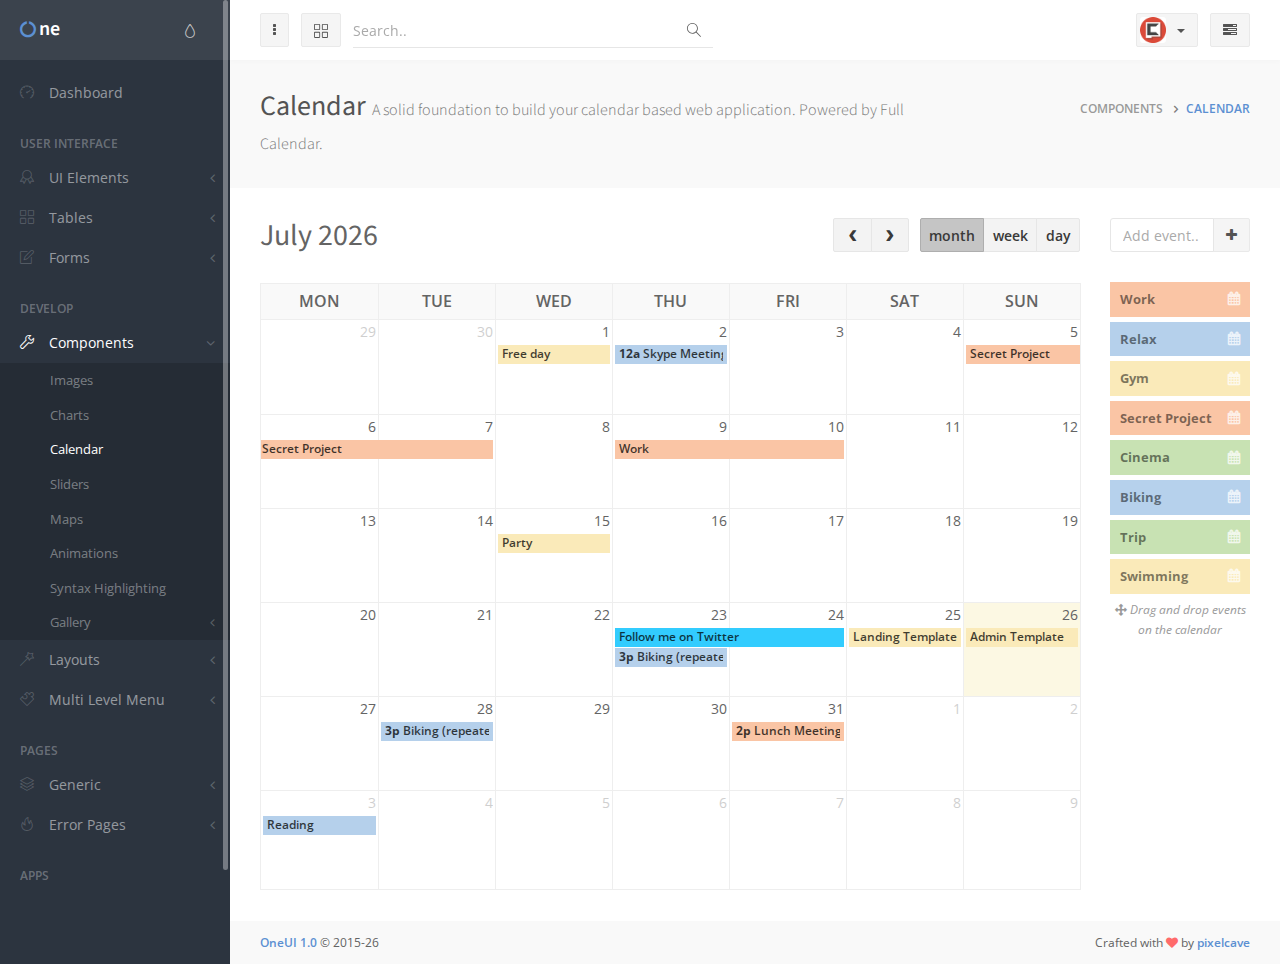
<file: PavlikeCMS/AdminTheme/base_comp_calendar.html>
<!DOCTYPE html>
<!--[if IE 9]>         <html class="ie9 no-focus"> <![endif]-->
<!--[if gt IE 9]><!--> <html class="no-focus"> <!--<![endif]-->
    <head>
        <meta charset="utf-8">

        <title>OneUI - shared on themelock.com</title>

        <meta name="description" content="OneUI - Admin Dashboard Template & UI Framework created by pixelcave and published on Themeforest">
        <meta name="author" content="pixelcave">
        <meta name="robots" content="noindex, nofollow">
        <meta name="viewport" content="width=device-width,initial-scale=1,maximum-scale=1.0">

        <!-- Icons -->
        <!-- The following icons can be replaced with your own, they are used by desktop and mobile browsers -->
        <link rel="shortcut icon" href="assets/img/favicons/favicon.png">

        <link rel="icon" type="image/png" href="assets/img/favicons/favicon-16x16.png" sizes="16x16">
        <link rel="icon" type="image/png" href="assets/img/favicons/favicon-32x32.png" sizes="32x32">
        <link rel="icon" type="image/png" href="assets/img/favicons/favicon-96x96.png" sizes="96x96">
        <link rel="icon" type="image/png" href="assets/img/favicons/favicon-160x160.png" sizes="160x160">
        <link rel="icon" type="image/png" href="assets/img/favicons/favicon-192x192.png" sizes="192x192">

        <link rel="apple-touch-icon" sizes="57x57" href="assets/img/favicons/apple-touch-icon-57x57.png">
        <link rel="apple-touch-icon" sizes="60x60" href="assets/img/favicons/apple-touch-icon-60x60.png">
        <link rel="apple-touch-icon" sizes="72x72" href="assets/img/favicons/apple-touch-icon-72x72.png">
        <link rel="apple-touch-icon" sizes="76x76" href="assets/img/favicons/apple-touch-icon-76x76.png">
        <link rel="apple-touch-icon" sizes="114x114" href="assets/img/favicons/apple-touch-icon-114x114.png">
        <link rel="apple-touch-icon" sizes="120x120" href="assets/img/favicons/apple-touch-icon-120x120.png">
        <link rel="apple-touch-icon" sizes="144x144" href="assets/img/favicons/apple-touch-icon-144x144.png">
        <link rel="apple-touch-icon" sizes="152x152" href="assets/img/favicons/apple-touch-icon-152x152.png">
        <link rel="apple-touch-icon" sizes="180x180" href="assets/img/favicons/apple-touch-icon-180x180.png">
        <!-- END Icons -->

        <!-- Stylesheets -->
        <!-- Web fonts -->
        <link rel="stylesheet" href="http://fonts.googleapis.com/css?family=Source+Sans+Pro:300,400,400italic,600,700%7COpen+Sans:300,400,400italic,600,700">

        <!-- Page JS Plugins CSS -->
        <link rel="stylesheet" href="assets/js/plugins/fullcalendar/fullcalendar.min.css">

        <!-- OneUI CSS framework -->
        <link rel="stylesheet" id="css-main" href="assets/css/oneui.css">

        <!-- You can include a specific file from css/themes/ folder to alter the default color theme of the template. eg: -->
        <!-- <link rel="stylesheet" id="css-theme" href="assets/css/themes/flat.min.css"> -->
        <!-- END Stylesheets -->
    </head>
    <body>
        <!-- Page Container -->
        <!--
            Available Classes:

            'sidebar-l'                  Left Sidebar and right Side Overlay
            'sidebar-r'                  Right Sidebar and left Side Overlay
            'sidebar-mini'               Mini hoverable Sidebar (> 991px)
            'sidebar-o'                  Visible Sidebar by default (> 991px)
            'sidebar-o-xs'               Visible Sidebar by default (< 992px)

            'side-overlay-hover'         Hoverable Side Overlay (> 991px)
            'side-overlay-o'             Visible Side Overlay by default (> 991px)

            'side-scroll'                Enables custom scrolling on Sidebar and Side Overlay instead of native scrolling (> 991px)

            'header-navbar-fixed'        Enables fixed header
        -->
        <div id="page-container" class="sidebar-l sidebar-o side-scroll header-navbar-fixed">
            <!-- Side Overlay-->
            <aside id="side-overlay">
                <!-- Side Overlay Scroll Container -->
                <div id="side-overlay-scroll">
                    <!-- Side Header -->
                    <div class="side-header side-content">
                        <!-- Layout API, functionality initialized in App() -> uiLayoutApi() -->
                        <button class="btn btn-default pull-right" type="button" data-toggle="layout" data-action="side_overlay_close">
                            <i class="fa fa-times"></i>
                        </button>
                        <span>
                            <img class="img-avatar img-avatar32" src="assets/img/avatars/avatar10.jpg" alt="">
                            <span class="font-w600 push-10-l">Ryan Hall</span>
                        </span>
                    </div>
                    <!-- END Side Header -->

                    <!-- Side Content -->
                    <div class="side-content remove-padding-t">
                        <!-- Notifications -->
                        <div class="block pull-r-l">
                            <div class="block-header bg-gray-lighter">
                                <ul class="block-options">
                                    <li>
                                        <button type="button" data-toggle="block-option" data-action="refresh_toggle" data-action-mode="demo"><i class="si si-refresh"></i></button>
                                    </li>
                                    <li>
                                        <button type="button" data-toggle="block-option" data-action="content_toggle"></button>
                                    </li>
                                </ul>
                                <h3 class="block-title">Recent Activity</h3>
                            </div>
                            <div class="block-content">
                                <!-- Activity List -->
                                <ul class="list list-activity">
                                    <li>
                                        <i class="si si-wallet text-success"></i>
                                        <div class="font-w600">New sale ($15)</div>
                                        <div><a href="javascript:void(0)">Admin Template</a></div>
                                        <div><small class="text-muted">3 min ago</small></div>
                                    </li>
                                    <li>
                                        <i class="si si-pencil text-info"></i>
                                        <div class="font-w600">You edited the file</div>
                                        <div><a href="javascript:void(0)"><i class="fa fa-file-text-o"></i> Documentation.doc</a></div>
                                        <div><small class="text-muted">15 min ago</small></div>
                                    </li>
                                    <li>
                                        <i class="si si-close text-danger"></i>
                                        <div class="font-w600">Project deleted</div>
                                        <div><a href="javascript:void(0)">Line Icon Set</a></div>
                                        <div><small class="text-muted">4 hours ago</small></div>
                                    </li>
                                    <li>
                                        <i class="si si-wrench text-warning"></i>
                                        <div class="font-w600">Core v2.5 is available</div>
                                        <div><a href="javascript:void(0)">Update now</a></div>
                                        <div><small class="text-muted">6 hours ago</small></div>
                                    </li>
                                </ul>
                                <div class="text-center">
                                    <small><a href="javascript:void(0)">Load More..</a></small>
                                </div>
                                <!-- END Activity List -->
                            </div>
                        </div>
                        <!-- END Notifications -->

                        <!-- Online Friends -->
                        <div class="block pull-r-l">
                            <div class="block-header bg-gray-lighter">
                                <ul class="block-options">
                                    <li>
                                        <button type="button" data-toggle="block-option" data-action="refresh_toggle" data-action-mode="demo"><i class="si si-refresh"></i></button>
                                    </li>
                                    <li>
                                        <button type="button" data-toggle="block-option" data-action="content_toggle"></button>
                                    </li>
                                </ul>
                                <h3 class="block-title">Online Friends</h3>
                            </div>
                            <div class="block-content block-content-full">
                                <!-- Users Navigation -->
                                <ul class="nav-users">
                                    <li>
                                        <a href="base_pages_profile.html">
                                            <img class="img-avatar" src="assets/img/avatars/avatar4.jpg" alt="">
                                            <i class="fa fa-circle text-success"></i> Amanda Powell
                                            <div class="font-w400 text-muted"><small>Copywriter</small></div>
                                        </a>
                                    </li>
                                    <li>
                                        <a href="base_pages_profile.html">
                                            <img class="img-avatar" src="assets/img/avatars/avatar12.jpg" alt="">
                                            <i class="fa fa-circle text-success"></i> Scott Ruiz
                                            <div class="font-w400 text-muted"><small>Web Developer</small></div>
                                        </a>
                                    </li>
                                    <li>
                                        <a href="base_pages_profile.html">
                                            <img class="img-avatar" src="assets/img/avatars/avatar7.jpg" alt="">
                                            <i class="fa fa-circle text-success"></i> Ann Parker
                                            <div class="font-w400 text-muted"><small>Web Designer</small></div>
                                        </a>
                                    </li>
                                    <li>
                                        <a href="base_pages_profile.html">
                                            <img class="img-avatar" src="assets/img/avatars/avatar4.jpg" alt="">
                                            <i class="fa fa-circle text-warning"></i> Sara Holland
                                            <div class="font-w400 text-muted"><small>Photographer</small></div>
                                        </a>
                                    </li>
                                    <li>
                                        <a href="base_pages_profile.html">
                                            <img class="img-avatar" src="assets/img/avatars/avatar11.jpg" alt="">
                                            <i class="fa fa-circle text-warning"></i> Adam Hall
                                            <div class="font-w400 text-muted"><small>Graphic Designer</small></div>
                                        </a>
                                    </li>
                                </ul>
                                <!-- END Users Navigation -->
                            </div>
                        </div>
                        <!-- END Online Friends -->

                        <!-- Quick Settings -->
                        <div class="block pull-r-l">
                            <div class="block-header bg-gray-lighter">
                                <ul class="block-options">
                                    <li>
                                        <button type="button" data-toggle="block-option" data-action="content_toggle"></button>
                                    </li>
                                </ul>
                                <h3 class="block-title">Quick Settings</h3>
                            </div>
                            <div class="block-content">
                                <!-- Quick Settings Form -->
                                <form class="form-bordered" action="index.html" method="post" onsubmit="return false;">
                                    <div class="form-group">
                                        <div class="row">
                                            <div class="col-xs-8">
                                                <div class="font-s13 font-w600">Online Status</div>
                                                <div class="font-s13 font-w400 text-muted">Show your status to all</div>
                                            </div>
                                            <div class="col-xs-4 text-right">
                                                <label class="css-input switch switch-sm switch-primary push-10-t">
                                                    <input type="checkbox"><span></span>
                                                </label>
                                            </div>
                                        </div>
                                    </div>
                                    <div class="form-group">
                                        <div class="row">
                                            <div class="col-xs-8">
                                                <div class="font-s13 font-w600">Auto Updates</div>
                                                <div class="font-s13 font-w400 text-muted">Keep up to date</div>
                                            </div>
                                            <div class="col-xs-4 text-right">
                                                <label class="css-input switch switch-sm switch-primary push-10-t">
                                                    <input type="checkbox"><span></span>
                                                </label>
                                            </div>
                                        </div>
                                    </div>
                                    <div class="form-group">
                                        <div class="row">
                                            <div class="col-xs-8">
                                                <div class="font-s13 font-w600">Notifications</div>
                                                <div class="font-s13 font-w400 text-muted">Do you need them?</div>
                                            </div>
                                            <div class="col-xs-4 text-right">
                                                <label class="css-input switch switch-sm switch-primary push-10-t">
                                                    <input type="checkbox" checked><span></span>
                                                </label>
                                            </div>
                                        </div>
                                    </div>
                                    <div class="form-group">
                                        <div class="row">
                                            <div class="col-xs-8">
                                                <div class="font-s13 font-w600">API Access</div>
                                                <div class="font-s13 font-w400 text-muted">Enable/Disable access</div>
                                            </div>
                                            <div class="col-xs-4 text-right">
                                                <label class="css-input switch switch-sm switch-primary push-10-t">
                                                    <input type="checkbox" checked><span></span>
                                                </label>
                                            </div>
                                        </div>
                                    </div>
                                </form>
                                <!-- END Quick Settings Form -->
                            </div>
                        </div>
                        <!-- END Quick Settings -->
                    </div>
                    <!-- END Side Content -->
                </div>
                <!-- END Side Overlay Scroll Container -->
            </aside>
            <!-- END Side Overlay -->

            <!-- Sidebar -->
            <nav id="sidebar">
                <!-- Sidebar Scroll Container -->
                <div id="sidebar-scroll">
                    <!-- Sidebar Content -->
                    <!-- Adding .sidebar-mini-hide to an element will hide it when the sidebar is in mini mode -->
                    <div class="sidebar-content">
                        <!-- Side Header -->
                        <div class="side-header side-content bg-white-op">
                            <!-- Layout API, functionality initialized in App() -> uiLayoutApi() -->
                            <button class="btn btn-link text-gray pull-right hidden-md hidden-lg" type="button" data-toggle="layout" data-action="sidebar_close">
                                <i class="fa fa-times"></i>
                            </button>
                            <!-- Themes functionality initialized in App() -> uiHandleTheme() -->
                            <div class="btn-group pull-right">
                                <button class="btn btn-link text-gray dropdown-toggle" data-toggle="dropdown" type="button">
                                    <i class="si si-drop"></i>
                                </button>
                                <ul class="dropdown-menu dropdown-menu-right font-s13 sidebar-mini-hide">
                                    <li>
                                        <a data-toggle="theme" data-theme="default" tabindex="-1" href="javascript:void(0)">
                                            <i class="fa fa-circle text-default pull-right"></i> <span class="font-w600">Default</span>
                                        </a>
                                    </li>
                                    <li>
                                        <a data-toggle="theme" data-theme="assets/css/themes/amethyst.min.css" tabindex="-1" href="javascript:void(0)">
                                            <i class="fa fa-circle text-amethyst pull-right"></i> <span class="font-w600">Amethyst</span>
                                        </a>
                                    </li>
                                    <li>
                                        <a data-toggle="theme" data-theme="assets/css/themes/city.min.css" tabindex="-1" href="javascript:void(0)">
                                            <i class="fa fa-circle text-city pull-right"></i> <span class="font-w600">City</span>
                                        </a>
                                    </li>
                                    <li>
                                        <a data-toggle="theme" data-theme="assets/css/themes/flat.min.css" tabindex="-1" href="javascript:void(0)">
                                            <i class="fa fa-circle text-flat pull-right"></i> <span class="font-w600">Flat</span>
                                        </a>
                                    </li>
                                    <li>
                                        <a data-toggle="theme" data-theme="assets/css/themes/modern.min.css" tabindex="-1" href="javascript:void(0)">
                                            <i class="fa fa-circle text-modern pull-right"></i> <span class="font-w600">Modern</span>
                                        </a>
                                    </li>
                                    <li>
                                        <a data-toggle="theme" data-theme="assets/css/themes/smooth.min.css" tabindex="-1" href="javascript:void(0)">
                                            <i class="fa fa-circle text-smooth pull-right"></i> <span class="font-w600">Smooth</span>
                                        </a>
                                    </li>
                                </ul>
                            </div>
                            <a class="h5 text-white" href="index.html">
                                <i class="fa fa-circle-o-notch text-primary"></i> <span class="h4 font-w600 sidebar-mini-hide">ne</span>
                            </a>
                        </div>
                        <!-- END Side Header -->

                        <!-- Side Content -->
                        <div class="side-content">
                            <ul class="nav-main">
                                <li>
                                    <a href="index.html"><i class="si si-speedometer"></i><span class="sidebar-mini-hide">Dashboard</span></a>
                                </li>
                                <li class="nav-main-heading"><span class="sidebar-mini-hide">User Interface</span></li>
                                <li>
                                    <a class="nav-submenu" data-toggle="nav-submenu" href="#"><i class="si si-badge"></i><span class="sidebar-mini-hide">UI Elements</span></a>
                                    <ul>
                                        <li>
                                            <a href="base_ui_widgets.html">Widgets</a>
                                        </li>
                                        <li>
                                            <a class="nav-submenu" data-toggle="nav-submenu" href="#">Blocks</a>
                                            <ul>
                                                <li>
                                                    <a href="base_ui_blocks.html">Styles</a>
                                                </li>
                                                <li>
                                                    <a href="base_ui_blocks_api.html">Blocks API</a>
                                                </li>
                                                <li>
                                                    <a href="base_ui_blocks_draggable.html">Draggable</a>
                                                </li>
                                            </ul>
                                        </li>
                                        <li>
                                            <a href="base_ui_grid.html">Grid</a>
                                        </li>
                                        <li>
                                            <a href="base_ui_typography.html">Typography</a>
                                        </li>
                                        <li>
                                            <a href="base_ui_icons.html">Icons</a>
                                        </li>
                                        <li>
                                            <a href="base_ui_buttons.html">Buttons</a>
                                        </li>
                                        <li>
                                            <a href="base_ui_activity.html">Activity</a>
                                        </li>
                                        <li>
                                            <a href="base_ui_tabs.html">Tabs</a>
                                        </li>
                                        <li>
                                            <a href="base_ui_tiles.html">Tiles</a>
                                        </li>
                                        <li>
                                            <a href="base_ui_timeline.html">Timeline</a>
                                        </li>
                                        <li>
                                            <a href="base_ui_navigation.html">Navigation</a>
                                        </li>
                                        <li>
                                            <a href="base_ui_modals_tooltips.html">Modals &amp; Tooltips</a>
                                        </li>
                                        <li>
                                            <a href="base_ui_color_themes.html">Color Themes</a>
                                        </li>
                                    </ul>
                                </li>
                                <li>
                                    <a class="nav-submenu" data-toggle="nav-submenu" href="#"><i class="si si-grid"></i><span class="sidebar-mini-hide">Tables</span></a>
                                    <ul>
                                        <li>
                                            <a href="base_tables_styles.html">Styles</a>
                                        </li>
                                        <li>
                                            <a href="base_tables_responsive.html">Responsive</a>
                                        </li>
                                        <li>
                                            <a href="base_tables_tools.html">Tools</a>
                                        </li>
                                        <li>
                                            <a href="base_tables_pricing.html">Pricing</a>
                                        </li>
                                        <li>
                                            <a href="base_tables_datatables.html">DataTables</a>
                                        </li>
                                    </ul>
                                </li>
                                <li>
                                    <a class="nav-submenu" data-toggle="nav-submenu" href="#"><i class="si si-note"></i><span class="sidebar-mini-hide">Forms</span></a>
                                    <ul>
                                        <li>
                                            <a href="base_forms_premade.html">Pre-made</a>
                                        </li>
                                        <li>
                                            <a href="base_forms_elements.html">Elements</a>
                                        </li>
                                        <li>
                                            <a href="base_forms_pickers_more.html">Pickers &amp; More</a>
                                        </li>
                                        <li>
                                            <a href="base_forms_editors.html">Text Editors</a>
                                        </li>
                                        <li>
                                            <a href="base_forms_validation.html">Validation</a>
                                        </li>
                                        <li>
                                            <a href="base_forms_wizard.html">Wizard</a>
                                        </li>
                                    </ul>
                                </li>
                                <li class="nav-main-heading"><span class="sidebar-mini-hide">Develop</span></li>
                                <li class="open">
                                    <a class="nav-submenu" data-toggle="nav-submenu" href="#"><i class="si si-wrench"></i><span class="sidebar-mini-hide">Components</span></a>
                                    <ul>
                                        <li>
                                            <a href="base_comp_images.html">Images</a>
                                        </li>
                                        <li>
                                            <a href="base_comp_charts.html">Charts</a>
                                        </li>
                                        <li>
                                            <a class="active" href="base_comp_calendar.html">Calendar</a>
                                        </li>
                                        <li>
                                            <a href="base_comp_sliders.html">Sliders</a>
                                        </li>
                                        <li>
                                            <a href="base_comp_maps.html">Maps</a>
                                        </li>
                                        <li>
                                            <a href="base_comp_animations.html">Animations</a>
                                        </li>
                                        <li>
                                            <a href="base_comp_syntax_highlighting.html">Syntax Highlighting</a>
                                        </li>
                                        <li>
                                            <a class="nav-submenu" data-toggle="nav-submenu" href="#">Gallery</a>
                                            <ul>
                                                <li>
                                                    <a href="base_comp_gallery_simple.html">Simple</a>
                                                </li>
                                                <li>
                                                    <a href="base_comp_gallery_advanced.html">Advanced</a>
                                                </li>
                                            </ul>
                                        </li>
                                    </ul>
                                </li>
                                <li>
                                    <a class="nav-submenu" data-toggle="nav-submenu" href="#"><i class="si si-magic-wand"></i><span class="sidebar-mini-hide">Layouts</span></a>
                                    <ul>
                                        <li>
                                            <a href="base_layouts_api.html">Layout API</a>
                                        </li>
                                        <li>
                                            <a href="base_layouts_default.html">Default</a>
                                        </li>
                                        <li>
                                            <a href="base_layouts_default_flipped.html">Default Flipped</a>
                                        </li>
                                        <li>
                                            <a href="base_layouts_header_static.html">Static Header</a>
                                        </li>
                                        <li>
                                            <a href="base_layouts_sidebar_mini_hoverable.html">Mini Sidebar (Hoverable)</a>
                                        </li>
                                        <li>
                                            <a href="base_layouts_side_overlay_hoverable.html">Side Overlay (Hoverable)</a>
                                        </li>
                                        <li>
                                            <a href="base_layouts_side_overlay_open.html">Side Overlay (Open)</a>
                                        </li>
                                        <li>
                                            <a href="base_layouts_side_native_scrolling.html">Side Native Scrolling</a>
                                        </li>
                                        <li>
                                            <a href="base_layouts_sidebar_hidden.html">Hidden Sidebar</a>
                                        </li>
                                    </ul>
                                </li>
                                <li>
                                    <a class="nav-submenu" data-toggle="nav-submenu" href="#"><i class="si si-puzzle"></i><span class="sidebar-mini-hide">Multi Level Menu</span></a>
                                    <ul>
                                        <li>
                                            <a href="#">Link 1-1</a>
                                        </li>
                                        <li>
                                            <a href="#">Link 1-2</a>
                                        </li>
                                        <li>
                                            <a class="nav-submenu" data-toggle="nav-submenu" href="#">Sub Level 2</a>
                                            <ul>
                                                <li>
                                                    <a href="#">Link 2-1</a>
                                                </li>
                                                <li>
                                                    <a href="#">Link 2-2</a>
                                                </li>
                                                <li>
                                                    <a class="nav-submenu" data-toggle="nav-submenu" href="#">Sub Level 3</a>
                                                    <ul>
                                                        <li>
                                                            <a href="#">Link 3-1</a>
                                                        </li>
                                                        <li>
                                                            <a href="#">Link 3-2</a>
                                                        </li>
                                                        <li>
                                                            <a class="nav-submenu" data-toggle="nav-submenu" href="#">Sub Level 4</a>
                                                            <ul>
                                                                <li>
                                                                    <a href="#">Link 4-1</a>
                                                                </li>
                                                                <li>
                                                                    <a href="#">Link 4-2</a>
                                                                </li>
                                                                <li>
                                                                    <a class="nav-submenu" data-toggle="nav-submenu" href="#">Sub Level 5</a>
                                                                    <ul>
                                                                        <li>
                                                                            <a href="#">Link 5-1</a>
                                                                        </li>
                                                                        <li>
                                                                            <a href="#">Link 5-2</a>
                                                                        </li>
                                                                        <li>
                                                                            <a class="nav-submenu" data-toggle="nav-submenu" href="#">Sub Level 6</a>
                                                                            <ul>
                                                                                <li>
                                                                                    <a href="#">Link 6-1</a>
                                                                                </li>
                                                                                <li>
                                                                                    <a href="#">Link 6-2</a>
                                                                                </li>
                                                                            </ul>
                                                                        </li>
                                                                    </ul>
                                                                </li>
                                                            </ul>
                                                        </li>
                                                    </ul>
                                                </li>
                                            </ul>
                                        </li>
                                    </ul>
                                </li>
                                <li class="nav-main-heading"><span class="sidebar-mini-hide">Pages</span></li>
                                <li>
                                    <a class="nav-submenu" data-toggle="nav-submenu" href="#"><i class="si si-layers"></i><span class="sidebar-mini-hide">Generic</span></a>
                                    <ul>
                                        <li>
                                            <a href="base_pages_blank.html">Blank</a>
                                        </li>
                                        <li>
                                            <a href="base_pages_profile.html">User Profile</a>
                                        </li>
                                        <li>
                                            <a href="base_pages_search.html">Search Results</a>
                                        </li>
                                        <li>
                                            <a href="base_pages_invoice.html">Invoice</a>
                                        </li>
                                        <li>
                                            <a href="base_pages_faq.html">FAQ</a>
                                        </li>
                                        <li>
                                            <a href="base_pages_inbox.html">Inbox</a>
                                        </li>
                                        <li>
                                            <a href="base_pages_login.html">Log In</a>
                                        </li>
                                        <li>
                                            <a href="base_pages_register.html">Register</a>
                                        </li>
                                        <li>
                                            <a href="base_pages_lock.html">Lock Screen</a>
                                        </li>
                                        <li>
                                            <a href="base_pages_reminder.html">Password Reminder</a>
                                        </li>
                                        <li>
                                            <a href="base_pages_coming_soon.html">Coming Soon</a>
                                        </li>
                                    </ul>
                                </li>
                                <li>
                                    <a class="nav-submenu" data-toggle="nav-submenu" href="#"><i class="si si-fire"></i><span class="sidebar-mini-hide">Error Pages</span></a>
                                    <ul>
                                        <li>
                                            <a href="base_pages_400.html">400</a>
                                        </li>
                                        <li>
                                            <a href="base_pages_401.html">401</a>
                                        </li>
                                        <li>
                                            <a href="base_pages_403.html">403</a>
                                        </li>
                                        <li>
                                            <a href="base_pages_404.html">404</a>
                                        </li>
                                        <li>
                                            <a href="base_pages_500.html">500</a>
                                        </li>
                                        <li>
                                            <a href="base_pages_503.html">503</a>
                                        </li>
                                    </ul>
                                </li>
                                <li class="nav-main-heading"><span class="sidebar-mini-hide">Apps</span></li>
                                <li>
                                    <a href="frontend_home.html"><i class="si si-rocket"></i><span class="sidebar-mini-hide">Frontend</span></a>
                                </li>
                            </ul>
                        </div>
                        <!-- END Side Content -->
                    </div>
                    <!-- Sidebar Content -->
                </div>
                <!-- END Sidebar Scroll Container -->
            </nav>
            <!-- END Sidebar -->

            <!-- Header -->
            <header id="header-navbar" class="content-mini content-mini-full">
                <!-- Header Navigation Right -->
                <ul class="nav-header pull-right">
                    <li>
                        <div class="btn-group">
                            <button class="btn btn-default btn-image dropdown-toggle" data-toggle="dropdown" type="button">
                                <img src="assets/img/avatars/avatar10.jpg" alt="Avatar">
                                <span class="caret"></span>
                            </button>
                            <ul class="dropdown-menu dropdown-menu-right">
                                <li class="dropdown-header">Profile</li>
                                <li>
                                    <a tabindex="-1" href="base_pages_inbox.html">
                                        <i class="si si-envelope-open pull-right"></i>
                                        <span class="badge badge-primary pull-right">3</span>Inbox
                                    </a>
                                </li>
                                <li>
                                    <a tabindex="-1" href="base_pages_profile.html">
                                        <i class="si si-user pull-right"></i>
                                        <span class="badge badge-success pull-right">1</span>Profile
                                    </a>
                                </li>
                                <li>
                                    <a tabindex="-1" href="javascript:void(0)">
                                        <i class="si si-settings pull-right"></i>Settings
                                    </a>
                                </li>
                                <li class="divider"></li>
                                <li class="dropdown-header">Actions</li>
                                <li>
                                    <a tabindex="-1" href="base_pages_lock.html">
                                        <i class="si si-lock pull-right"></i>Lock Account
                                    </a>
                                </li>
                                <li>
                                    <a tabindex="-1" href="base_pages_login.html">
                                        <i class="si si-logout pull-right"></i>Log out
                                    </a>
                                </li>
                            </ul>
                        </div>
                    </li>
                    <li>
                        <!-- Layout API, functionality initialized in App() -> uiLayoutApi() -->
                        <button class="btn btn-default" data-toggle="layout" data-action="side_overlay_toggle" type="button">
                            <i class="fa fa-tasks"></i>
                        </button>
                    </li>
                </ul>
                <!-- END Header Navigation Right -->

                <!-- Header Navigation Left -->
                <ul class="nav-header pull-left">
                    <li class="hidden-md hidden-lg">
                        <!-- Layout API, functionality initialized in App() -> uiLayoutApi() -->
                        <button class="btn btn-default" data-toggle="layout" data-action="sidebar_toggle" type="button">
                            <i class="fa fa-navicon"></i>
                        </button>
                    </li>
                    <li class="hidden-xs hidden-sm">
                        <!-- Layout API, functionality initialized in App() -> uiLayoutApi() -->
                        <button class="btn btn-default" data-toggle="layout" data-action="sidebar_mini_toggle" type="button">
                            <i class="fa fa-ellipsis-v"></i>
                        </button>
                    </li>
                    <li>
                        <!-- Opens the Apps modal found at the bottom of the page, before including JS code -->
                        <button class="btn btn-default pull-right" data-toggle="modal" data-target="#apps-modal" type="button">
                            <i class="si si-grid"></i>
                        </button>
                    </li>
                    <li class="visible-xs">
                        <!-- Toggle class helper (for .js-header-search below), functionality initialized in App() -> uiToggleClass() -->
                        <button class="btn btn-default" data-toggle="class-toggle" data-target=".js-header-search" data-class="header-search-xs-visible" type="button">
                            <i class="fa fa-search"></i>
                        </button>
                    </li>
                    <li class="js-header-search header-search">
                        <form class="form-horizontal" action="base_pages_search.html" method="post">
                            <div class="form-material form-material-primary input-group remove-margin-t remove-margin-b">
                                <input class="form-control" type="text" id="base-material-text" name="base-material-text" placeholder="Search..">
                                <span class="input-group-addon"><i class="si si-magnifier"></i></span>
                            </div>
                        </form>
                    </li>
                </ul>
                <!-- END Header Navigation Left -->
            </header>
            <!-- END Header -->

            <!-- Main Container -->
            <main id="main-container">
                <!-- Page Header -->
                <div class="content bg-gray-lighter">
                    <div class="row items-push">
                        <div class="col-sm-8">
                            <h1 class="page-heading">
                                Calendar <small>A solid foundation to build your calendar based web application. Powered by Full Calendar.</small>
                            </h1>
                        </div>
                        <div class="col-sm-4 text-right hidden-xs">
                            <ol class="breadcrumb push-10-t">
                                <li>Components</li>
                                <li><a class="link-effect" href="">Calendar</a></li>
                            </ol>
                        </div>
                    </div>
                </div>
                <!-- END Page Header -->

                <!-- Page Content -->
                <div class="content bg-white">
                    <!-- Calendar and Events functionality (initialized in js/pages/base_comp_calendar.js), for more info and examples you can check out http://fullcalendar.io/ -->
                    <div class="row items-push">
                        <div class="col-md-4 col-md-push-8 col-lg-2 col-lg-push-10">
                            <!-- Add Event Form -->
                            <form class="js-form-add-event push-30" action="base_comp_calendar.html" method="post">
                                <div class="input-group">
                                    <input class="js-add-event form-control" type="text" placeholder="Add event..">
                                    <div class="input-group-btn">
                                        <button class="btn btn-default" type="submit"><i class="fa fa-plus"></i></button>
                                    </div>
                                </div>
                            </form>
                            <!-- END Add Event Form -->

                            <!-- Event List -->
                            <ul class="js-events list list-events">
                                <li style="background-color: #fac5a5;">Work</li>
                                <li style="background-color: #b5d0eb;">Relax</li>
                                <li style="background-color: #faeab9;">Gym</li>
                                <li style="background-color: #fac5a5;">Secret Project</li>
                                <li style="background-color: #c8e2b3;">Cinema</li>
                                <li style="background-color: #b6d1ec;">Biking</li>
                                <li style="background-color: #c8e2b3;">Trip</li>
                                <li style="background-color: #faeab9;">Swimming</li>
                            </ul>
                            <div class="text-center text-muted">
                                <small><em><i class="fa fa-arrows"></i> Drag and drop events on the calendar</em></small>
                            </div>
                            <!-- END Event List -->
                        </div>
                        <div class="col-md-8 col-md-pull-4 col-lg-10 col-lg-pull-2">
                            <!-- Calendar Container -->
                            <div class="js-calendar"></div>
                        </div>
                    </div>
                    <!-- END Calendar -->
                </div>
                <!-- END Page Content -->
            </main>
            <!-- END Main Container -->

            <!-- Footer -->
            <footer id="page-footer" class="content-mini content-mini-full font-s12 bg-gray-lighter clearfix">
                <div class="pull-right">
                    Crafted with <i class="fa fa-heart text-city"></i> by <a class="font-w600" href="http://goo.gl/vNS3I" target="_blank">pixelcave</a>
                </div>
                <div class="pull-left">
                    <a class="font-w600" href="javascript:void(0)" target="_blank">OneUI 1.0</a> &copy; <span class="js-year-copy"></span>
                </div>
            </footer>
            <!-- END Footer -->
        </div>
        <!-- END Page Container -->

        <!-- Apps Modal -->
        <!-- Opens from the button in the header -->
        <div class="modal fade" id="apps-modal" tabindex="-1" role="dialog" aria-hidden="true">
            <div class="modal-sm modal-dialog modal-dialog-top">
                <div class="modal-content">
                    <!-- Apps Block -->
                    <div class="block block-themed block-transparent">
                        <div class="block-header bg-primary-dark">
                            <ul class="block-options">
                                <li>
                                    <button data-dismiss="modal" type="button"><i class="si si-close"></i></button>
                                </li>
                            </ul>
                            <h3 class="block-title">Apps</h3>
                        </div>
                        <div class="block-content">
                            <div class="row text-center">
                                <div class="col-xs-6">
                                    <a class="block block-rounded" href="index.html">
                                        <div class="block-content text-white bg-default">
                                            <i class="si si-speedometer fa-2x"></i>
                                            <div class="font-w600 push-15-t push-15">Backend</div>
                                        </div>
                                    </a>
                                </div>
                                <div class="col-xs-6">
                                    <a class="block block-rounded" href="frontend_home.html">
                                        <div class="block-content text-white bg-modern">
                                            <i class="si si-rocket fa-2x"></i>
                                            <div class="font-w600 push-15-t push-15">Frontend</div>
                                        </div>
                                    </a>
                                </div>
                            </div>
                        </div>
                    </div>
                    <!-- END Apps Block -->
                </div>
            </div>
        </div>
        <!-- END Apps Modal -->

        <!-- OneUI Core JS: jQuery, Bootstrap, slimScroll, scrollLock, Appear, CountTo, Placeholder, Cookie and App.js -->
        <script src="assets/js/core/jquery.min.js"></script>
        <script src="assets/js/core/bootstrap.min.js"></script>
        <script src="assets/js/core/jquery.slimscroll.min.js"></script>
        <script src="assets/js/core/jquery.scrollLock.min.js"></script>
        <script src="assets/js/core/jquery.appear.min.js"></script>
        <script src="assets/js/core/jquery.countTo.min.js"></script>
        <script src="assets/js/core/jquery.placeholder.min.js"></script>
        <script src="assets/js/core/js.cookie.min.js"></script>
        <script src="assets/js/app.js"></script>

        <!-- Page Plugins -->
        <script src="assets/js/plugins/jquery-ui/jquery-ui.min.js"></script>
        <script src="assets/js/plugins/fullcalendar/moment.min.js"></script>
        <script src="assets/js/plugins/fullcalendar/fullcalendar.min.js"></script>
        <script src="assets/js/plugins/fullcalendar/gcal.min.js"></script>

        <!-- Page JS Code -->
        <script src="assets/js/pages/base_comp_calendar.js"></script>
    </body>
</html>
</file>
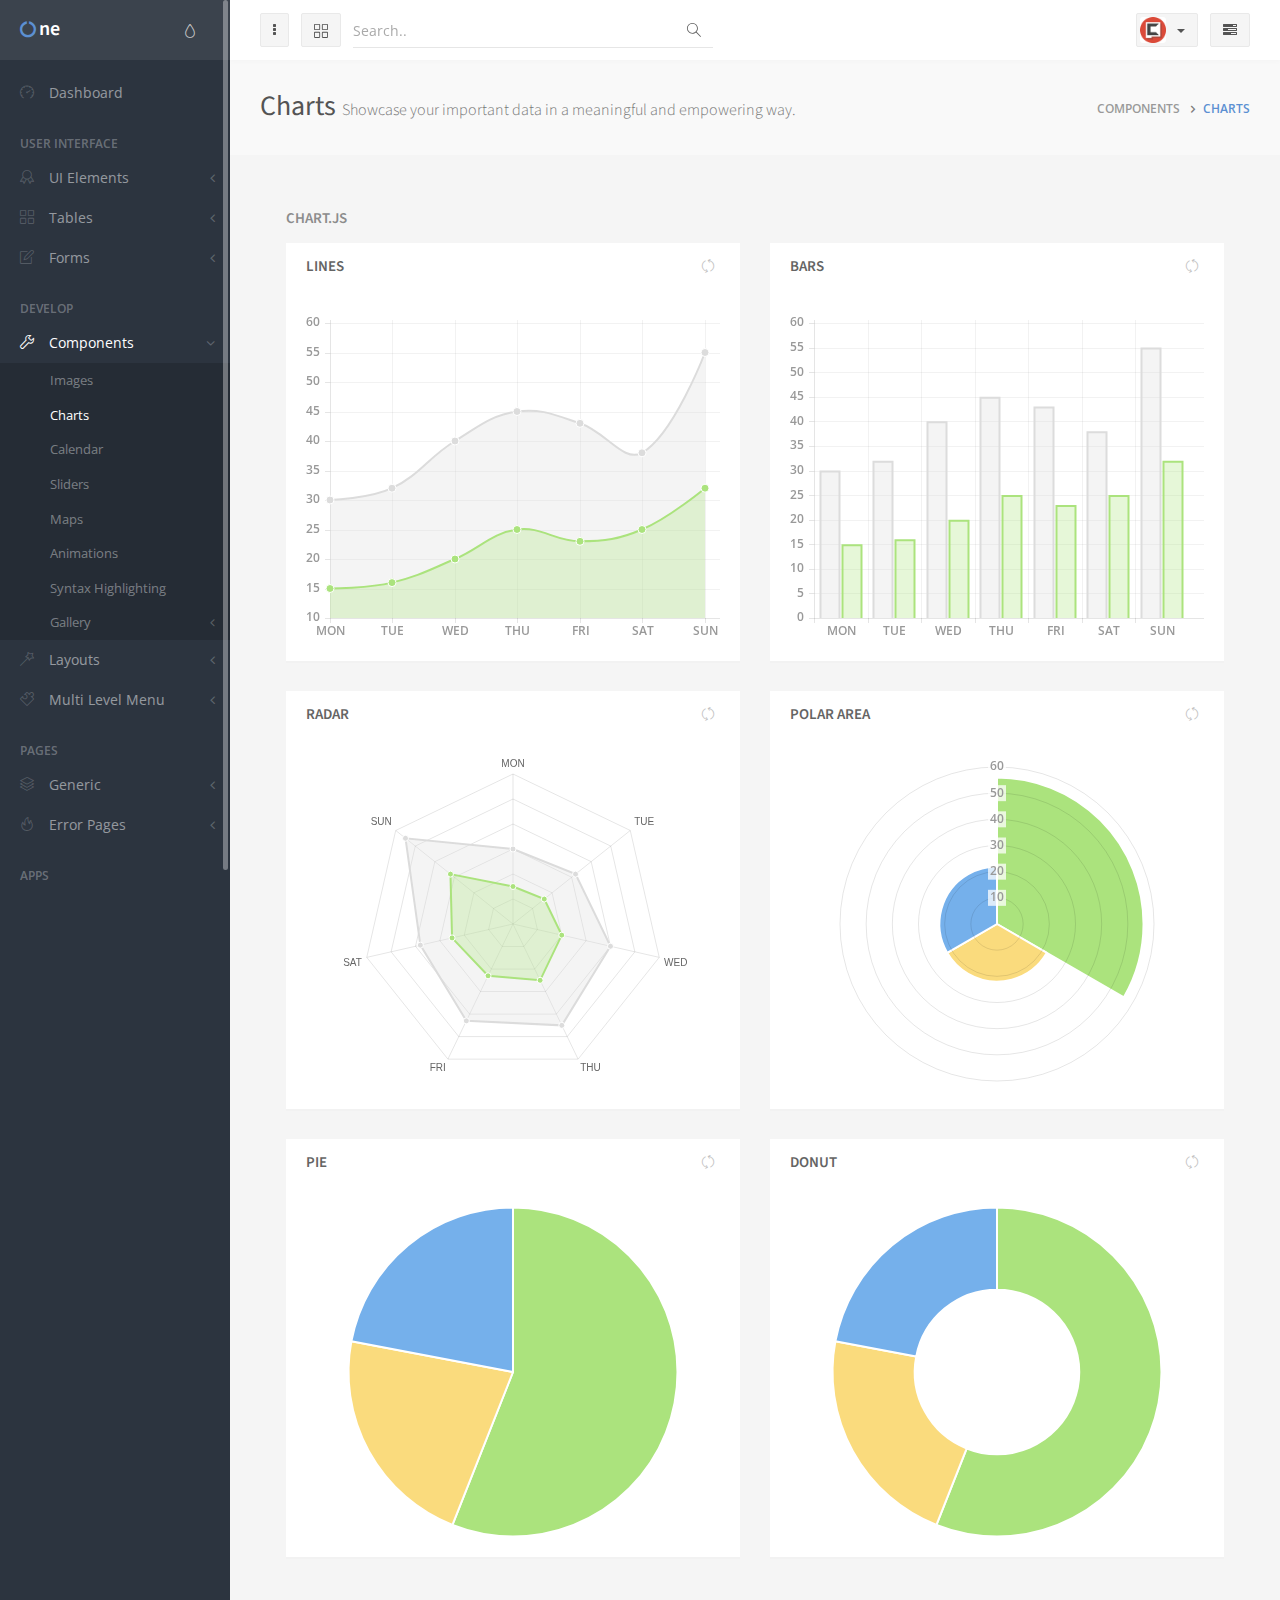
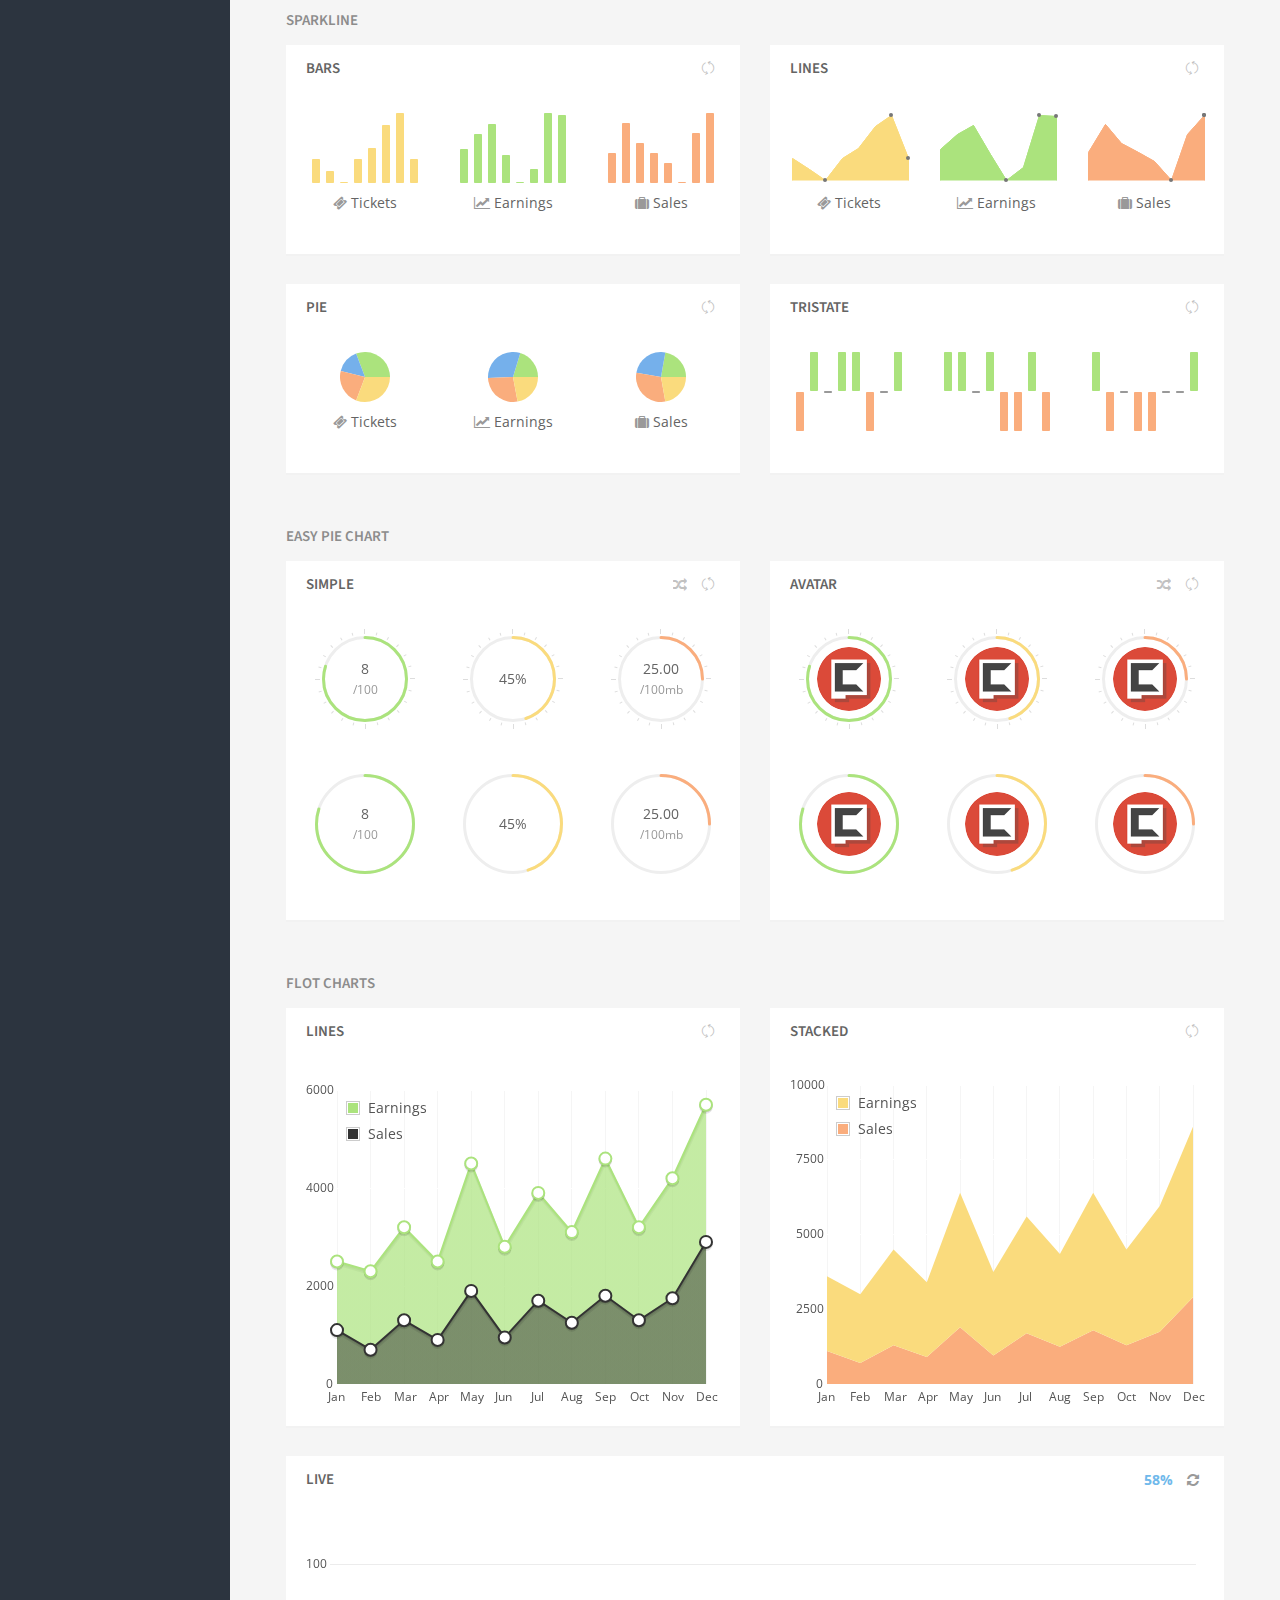
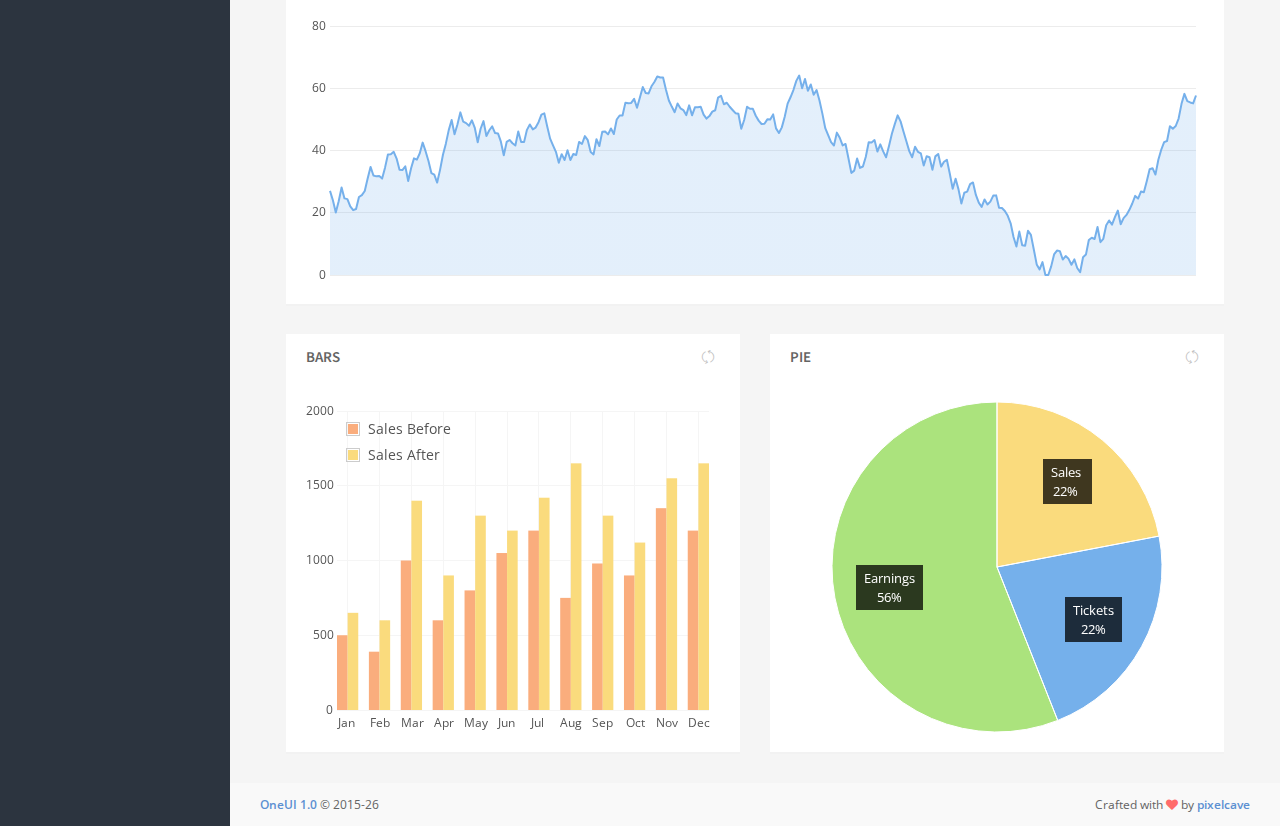
<file: PavlikeCMS/AdminTheme/base_comp_charts.html>
<!DOCTYPE html>
<!--[if IE 9]>         <html class="ie9 no-focus"> <![endif]-->
<!--[if gt IE 9]><!--> <html class="no-focus"> <!--<![endif]-->
    <head>
        <meta charset="utf-8">

        <title>OneUI - shared on themelock.com</title>

        <meta name="description" content="OneUI - Admin Dashboard Template & UI Framework created by pixelcave and published on Themeforest">
        <meta name="author" content="pixelcave">
        <meta name="robots" content="noindex, nofollow">
        <meta name="viewport" content="width=device-width,initial-scale=1,maximum-scale=1.0">

        <!-- Icons -->
        <!-- The following icons can be replaced with your own, they are used by desktop and mobile browsers -->
        <link rel="shortcut icon" href="assets/img/favicons/favicon.png">

        <link rel="icon" type="image/png" href="assets/img/favicons/favicon-16x16.png" sizes="16x16">
        <link rel="icon" type="image/png" href="assets/img/favicons/favicon-32x32.png" sizes="32x32">
        <link rel="icon" type="image/png" href="assets/img/favicons/favicon-96x96.png" sizes="96x96">
        <link rel="icon" type="image/png" href="assets/img/favicons/favicon-160x160.png" sizes="160x160">
        <link rel="icon" type="image/png" href="assets/img/favicons/favicon-192x192.png" sizes="192x192">

        <link rel="apple-touch-icon" sizes="57x57" href="assets/img/favicons/apple-touch-icon-57x57.png">
        <link rel="apple-touch-icon" sizes="60x60" href="assets/img/favicons/apple-touch-icon-60x60.png">
        <link rel="apple-touch-icon" sizes="72x72" href="assets/img/favicons/apple-touch-icon-72x72.png">
        <link rel="apple-touch-icon" sizes="76x76" href="assets/img/favicons/apple-touch-icon-76x76.png">
        <link rel="apple-touch-icon" sizes="114x114" href="assets/img/favicons/apple-touch-icon-114x114.png">
        <link rel="apple-touch-icon" sizes="120x120" href="assets/img/favicons/apple-touch-icon-120x120.png">
        <link rel="apple-touch-icon" sizes="144x144" href="assets/img/favicons/apple-touch-icon-144x144.png">
        <link rel="apple-touch-icon" sizes="152x152" href="assets/img/favicons/apple-touch-icon-152x152.png">
        <link rel="apple-touch-icon" sizes="180x180" href="assets/img/favicons/apple-touch-icon-180x180.png">
        <!-- END Icons -->

        <!-- Stylesheets -->
        <!-- Web fonts -->
        <link rel="stylesheet" href="http://fonts.googleapis.com/css?family=Source+Sans+Pro:300,400,400italic,600,700%7COpen+Sans:300,400,400italic,600,700">

        <!-- OneUI CSS framework -->
        <link rel="stylesheet" id="css-main" href="assets/css/oneui.css">

        <!-- You can include a specific file from css/themes/ folder to alter the default color theme of the template. eg: -->
        <!-- <link rel="stylesheet" id="css-theme" href="assets/css/themes/flat.min.css"> -->
        <!-- END Stylesheets -->
    </head>
    <body>
        <!-- Page Container -->
        <!--
            Available Classes:

            'sidebar-l'                  Left Sidebar and right Side Overlay
            'sidebar-r'                  Right Sidebar and left Side Overlay
            'sidebar-mini'               Mini hoverable Sidebar (> 991px)
            'sidebar-o'                  Visible Sidebar by default (> 991px)
            'sidebar-o-xs'               Visible Sidebar by default (< 992px)

            'side-overlay-hover'         Hoverable Side Overlay (> 991px)
            'side-overlay-o'             Visible Side Overlay by default (> 991px)

            'side-scroll'                Enables custom scrolling on Sidebar and Side Overlay instead of native scrolling (> 991px)

            'header-navbar-fixed'        Enables fixed header
        -->
        <div id="page-container" class="sidebar-l sidebar-o side-scroll header-navbar-fixed">
            <!-- Side Overlay-->
            <aside id="side-overlay">
                <!-- Side Overlay Scroll Container -->
                <div id="side-overlay-scroll">
                    <!-- Side Header -->
                    <div class="side-header side-content">
                        <!-- Layout API, functionality initialized in App() -> uiLayoutApi() -->
                        <button class="btn btn-default pull-right" type="button" data-toggle="layout" data-action="side_overlay_close">
                            <i class="fa fa-times"></i>
                        </button>
                        <span>
                            <img class="img-avatar img-avatar32" src="assets/img/avatars/avatar10.jpg" alt="">
                            <span class="font-w600 push-10-l">Ryan Hall</span>
                        </span>
                    </div>
                    <!-- END Side Header -->

                    <!-- Side Content -->
                    <div class="side-content remove-padding-t">
                        <!-- Notifications -->
                        <div class="block pull-r-l">
                            <div class="block-header bg-gray-lighter">
                                <ul class="block-options">
                                    <li>
                                        <button type="button" data-toggle="block-option" data-action="refresh_toggle" data-action-mode="demo"><i class="si si-refresh"></i></button>
                                    </li>
                                    <li>
                                        <button type="button" data-toggle="block-option" data-action="content_toggle"></button>
                                    </li>
                                </ul>
                                <h3 class="block-title">Recent Activity</h3>
                            </div>
                            <div class="block-content">
                                <!-- Activity List -->
                                <ul class="list list-activity">
                                    <li>
                                        <i class="si si-wallet text-success"></i>
                                        <div class="font-w600">New sale ($15)</div>
                                        <div><a href="javascript:void(0)">Admin Template</a></div>
                                        <div><small class="text-muted">3 min ago</small></div>
                                    </li>
                                    <li>
                                        <i class="si si-pencil text-info"></i>
                                        <div class="font-w600">You edited the file</div>
                                        <div><a href="javascript:void(0)"><i class="fa fa-file-text-o"></i> Documentation.doc</a></div>
                                        <div><small class="text-muted">15 min ago</small></div>
                                    </li>
                                    <li>
                                        <i class="si si-close text-danger"></i>
                                        <div class="font-w600">Project deleted</div>
                                        <div><a href="javascript:void(0)">Line Icon Set</a></div>
                                        <div><small class="text-muted">4 hours ago</small></div>
                                    </li>
                                    <li>
                                        <i class="si si-wrench text-warning"></i>
                                        <div class="font-w600">Core v2.5 is available</div>
                                        <div><a href="javascript:void(0)">Update now</a></div>
                                        <div><small class="text-muted">6 hours ago</small></div>
                                    </li>
                                </ul>
                                <div class="text-center">
                                    <small><a href="javascript:void(0)">Load More..</a></small>
                                </div>
                                <!-- END Activity List -->
                            </div>
                        </div>
                        <!-- END Notifications -->

                        <!-- Online Friends -->
                        <div class="block pull-r-l">
                            <div class="block-header bg-gray-lighter">
                                <ul class="block-options">
                                    <li>
                                        <button type="button" data-toggle="block-option" data-action="refresh_toggle" data-action-mode="demo"><i class="si si-refresh"></i></button>
                                    </li>
                                    <li>
                                        <button type="button" data-toggle="block-option" data-action="content_toggle"></button>
                                    </li>
                                </ul>
                                <h3 class="block-title">Online Friends</h3>
                            </div>
                            <div class="block-content block-content-full">
                                <!-- Users Navigation -->
                                <ul class="nav-users">
                                    <li>
                                        <a href="base_pages_profile.html">
                                            <img class="img-avatar" src="assets/img/avatars/avatar8.jpg" alt="">
                                            <i class="fa fa-circle text-success"></i> Susan Elliott
                                            <div class="font-w400 text-muted"><small>Copywriter</small></div>
                                        </a>
                                    </li>
                                    <li>
                                        <a href="base_pages_profile.html">
                                            <img class="img-avatar" src="assets/img/avatars/avatar10.jpg" alt="">
                                            <i class="fa fa-circle text-success"></i> John Parker
                                            <div class="font-w400 text-muted"><small>Web Developer</small></div>
                                        </a>
                                    </li>
                                    <li>
                                        <a href="base_pages_profile.html">
                                            <img class="img-avatar" src="assets/img/avatars/avatar2.jpg" alt="">
                                            <i class="fa fa-circle text-success"></i> Emma Cooper
                                            <div class="font-w400 text-muted"><small>Web Designer</small></div>
                                        </a>
                                    </li>
                                    <li>
                                        <a href="base_pages_profile.html">
                                            <img class="img-avatar" src="assets/img/avatars/avatar3.jpg" alt="">
                                            <i class="fa fa-circle text-warning"></i> Judy Alvarez
                                            <div class="font-w400 text-muted"><small>Photographer</small></div>
                                        </a>
                                    </li>
                                    <li>
                                        <a href="base_pages_profile.html">
                                            <img class="img-avatar" src="assets/img/avatars/avatar11.jpg" alt="">
                                            <i class="fa fa-circle text-warning"></i> Jack Greene
                                            <div class="font-w400 text-muted"><small>Graphic Designer</small></div>
                                        </a>
                                    </li>
                                </ul>
                                <!-- END Users Navigation -->
                            </div>
                        </div>
                        <!-- END Online Friends -->

                        <!-- Quick Settings -->
                        <div class="block pull-r-l">
                            <div class="block-header bg-gray-lighter">
                                <ul class="block-options">
                                    <li>
                                        <button type="button" data-toggle="block-option" data-action="content_toggle"></button>
                                    </li>
                                </ul>
                                <h3 class="block-title">Quick Settings</h3>
                            </div>
                            <div class="block-content">
                                <!-- Quick Settings Form -->
                                <form class="form-bordered" action="index.html" method="post" onsubmit="return false;">
                                    <div class="form-group">
                                        <div class="row">
                                            <div class="col-xs-8">
                                                <div class="font-s13 font-w600">Online Status</div>
                                                <div class="font-s13 font-w400 text-muted">Show your status to all</div>
                                            </div>
                                            <div class="col-xs-4 text-right">
                                                <label class="css-input switch switch-sm switch-primary push-10-t">
                                                    <input type="checkbox"><span></span>
                                                </label>
                                            </div>
                                        </div>
                                    </div>
                                    <div class="form-group">
                                        <div class="row">
                                            <div class="col-xs-8">
                                                <div class="font-s13 font-w600">Auto Updates</div>
                                                <div class="font-s13 font-w400 text-muted">Keep up to date</div>
                                            </div>
                                            <div class="col-xs-4 text-right">
                                                <label class="css-input switch switch-sm switch-primary push-10-t">
                                                    <input type="checkbox"><span></span>
                                                </label>
                                            </div>
                                        </div>
                                    </div>
                                    <div class="form-group">
                                        <div class="row">
                                            <div class="col-xs-8">
                                                <div class="font-s13 font-w600">Notifications</div>
                                                <div class="font-s13 font-w400 text-muted">Do you need them?</div>
                                            </div>
                                            <div class="col-xs-4 text-right">
                                                <label class="css-input switch switch-sm switch-primary push-10-t">
                                                    <input type="checkbox" checked><span></span>
                                                </label>
                                            </div>
                                        </div>
                                    </div>
                                    <div class="form-group">
                                        <div class="row">
                                            <div class="col-xs-8">
                                                <div class="font-s13 font-w600">API Access</div>
                                                <div class="font-s13 font-w400 text-muted">Enable/Disable access</div>
                                            </div>
                                            <div class="col-xs-4 text-right">
                                                <label class="css-input switch switch-sm switch-primary push-10-t">
                                                    <input type="checkbox" checked><span></span>
                                                </label>
                                            </div>
                                        </div>
                                    </div>
                                </form>
                                <!-- END Quick Settings Form -->
                            </div>
                        </div>
                        <!-- END Quick Settings -->
                    </div>
                    <!-- END Side Content -->
                </div>
                <!-- END Side Overlay Scroll Container -->
            </aside>
            <!-- END Side Overlay -->

            <!-- Sidebar -->
            <nav id="sidebar">
                <!-- Sidebar Scroll Container -->
                <div id="sidebar-scroll">
                    <!-- Sidebar Content -->
                    <!-- Adding .sidebar-mini-hide to an element will hide it when the sidebar is in mini mode -->
                    <div class="sidebar-content">
                        <!-- Side Header -->
                        <div class="side-header side-content bg-white-op">
                            <!-- Layout API, functionality initialized in App() -> uiLayoutApi() -->
                            <button class="btn btn-link text-gray pull-right hidden-md hidden-lg" type="button" data-toggle="layout" data-action="sidebar_close">
                                <i class="fa fa-times"></i>
                            </button>
                            <!-- Themes functionality initialized in App() -> uiHandleTheme() -->
                            <div class="btn-group pull-right">
                                <button class="btn btn-link text-gray dropdown-toggle" data-toggle="dropdown" type="button">
                                    <i class="si si-drop"></i>
                                </button>
                                <ul class="dropdown-menu dropdown-menu-right font-s13 sidebar-mini-hide">
                                    <li>
                                        <a data-toggle="theme" data-theme="default" tabindex="-1" href="javascript:void(0)">
                                            <i class="fa fa-circle text-default pull-right"></i> <span class="font-w600">Default</span>
                                        </a>
                                    </li>
                                    <li>
                                        <a data-toggle="theme" data-theme="assets/css/themes/amethyst.min.css" tabindex="-1" href="javascript:void(0)">
                                            <i class="fa fa-circle text-amethyst pull-right"></i> <span class="font-w600">Amethyst</span>
                                        </a>
                                    </li>
                                    <li>
                                        <a data-toggle="theme" data-theme="assets/css/themes/city.min.css" tabindex="-1" href="javascript:void(0)">
                                            <i class="fa fa-circle text-city pull-right"></i> <span class="font-w600">City</span>
                                        </a>
                                    </li>
                                    <li>
                                        <a data-toggle="theme" data-theme="assets/css/themes/flat.min.css" tabindex="-1" href="javascript:void(0)">
                                            <i class="fa fa-circle text-flat pull-right"></i> <span class="font-w600">Flat</span>
                                        </a>
                                    </li>
                                    <li>
                                        <a data-toggle="theme" data-theme="assets/css/themes/modern.min.css" tabindex="-1" href="javascript:void(0)">
                                            <i class="fa fa-circle text-modern pull-right"></i> <span class="font-w600">Modern</span>
                                        </a>
                                    </li>
                                    <li>
                                        <a data-toggle="theme" data-theme="assets/css/themes/smooth.min.css" tabindex="-1" href="javascript:void(0)">
                                            <i class="fa fa-circle text-smooth pull-right"></i> <span class="font-w600">Smooth</span>
                                        </a>
                                    </li>
                                </ul>
                            </div>
                            <a class="h5 text-white" href="index.html">
                                <i class="fa fa-circle-o-notch text-primary"></i> <span class="h4 font-w600 sidebar-mini-hide">ne</span>
                            </a>
                        </div>
                        <!-- END Side Header -->

                        <!-- Side Content -->
                        <div class="side-content">
                            <ul class="nav-main">
                                <li>
                                    <a href="index.html"><i class="si si-speedometer"></i><span class="sidebar-mini-hide">Dashboard</span></a>
                                </li>
                                <li class="nav-main-heading"><span class="sidebar-mini-hide">User Interface</span></li>
                                <li>
                                    <a class="nav-submenu" data-toggle="nav-submenu" href="#"><i class="si si-badge"></i><span class="sidebar-mini-hide">UI Elements</span></a>
                                    <ul>
                                        <li>
                                            <a href="base_ui_widgets.html">Widgets</a>
                                        </li>
                                        <li>
                                            <a class="nav-submenu" data-toggle="nav-submenu" href="#">Blocks</a>
                                            <ul>
                                                <li>
                                                    <a href="base_ui_blocks.html">Styles</a>
                                                </li>
                                                <li>
                                                    <a href="base_ui_blocks_api.html">Blocks API</a>
                                                </li>
                                                <li>
                                                    <a href="base_ui_blocks_draggable.html">Draggable</a>
                                                </li>
                                            </ul>
                                        </li>
                                        <li>
                                            <a href="base_ui_grid.html">Grid</a>
                                        </li>
                                        <li>
                                            <a href="base_ui_typography.html">Typography</a>
                                        </li>
                                        <li>
                                            <a href="base_ui_icons.html">Icons</a>
                                        </li>
                                        <li>
                                            <a href="base_ui_buttons.html">Buttons</a>
                                        </li>
                                        <li>
                                            <a href="base_ui_activity.html">Activity</a>
                                        </li>
                                        <li>
                                            <a href="base_ui_tabs.html">Tabs</a>
                                        </li>
                                        <li>
                                            <a href="base_ui_tiles.html">Tiles</a>
                                        </li>
                                        <li>
                                            <a href="base_ui_timeline.html">Timeline</a>
                                        </li>
                                        <li>
                                            <a href="base_ui_navigation.html">Navigation</a>
                                        </li>
                                        <li>
                                            <a href="base_ui_modals_tooltips.html">Modals &amp; Tooltips</a>
                                        </li>
                                        <li>
                                            <a href="base_ui_color_themes.html">Color Themes</a>
                                        </li>
                                    </ul>
                                </li>
                                <li>
                                    <a class="nav-submenu" data-toggle="nav-submenu" href="#"><i class="si si-grid"></i><span class="sidebar-mini-hide">Tables</span></a>
                                    <ul>
                                        <li>
                                            <a href="base_tables_styles.html">Styles</a>
                                        </li>
                                        <li>
                                            <a href="base_tables_responsive.html">Responsive</a>
                                        </li>
                                        <li>
                                            <a href="base_tables_tools.html">Tools</a>
                                        </li>
                                        <li>
                                            <a href="base_tables_pricing.html">Pricing</a>
                                        </li>
                                        <li>
                                            <a href="base_tables_datatables.html">DataTables</a>
                                        </li>
                                    </ul>
                                </li>
                                <li>
                                    <a class="nav-submenu" data-toggle="nav-submenu" href="#"><i class="si si-note"></i><span class="sidebar-mini-hide">Forms</span></a>
                                    <ul>
                                        <li>
                                            <a href="base_forms_premade.html">Pre-made</a>
                                        </li>
                                        <li>
                                            <a href="base_forms_elements.html">Elements</a>
                                        </li>
                                        <li>
                                            <a href="base_forms_pickers_more.html">Pickers &amp; More</a>
                                        </li>
                                        <li>
                                            <a href="base_forms_editors.html">Text Editors</a>
                                        </li>
                                        <li>
                                            <a href="base_forms_validation.html">Validation</a>
                                        </li>
                                        <li>
                                            <a href="base_forms_wizard.html">Wizard</a>
                                        </li>
                                    </ul>
                                </li>
                                <li class="nav-main-heading"><span class="sidebar-mini-hide">Develop</span></li>
                                <li class="open">
                                    <a class="nav-submenu" data-toggle="nav-submenu" href="#"><i class="si si-wrench"></i><span class="sidebar-mini-hide">Components</span></a>
                                    <ul>
                                        <li>
                                            <a href="base_comp_images.html">Images</a>
                                        </li>
                                        <li>
                                            <a class="active" href="base_comp_charts.html">Charts</a>
                                        </li>
                                        <li>
                                            <a href="base_comp_calendar.html">Calendar</a>
                                        </li>
                                        <li>
                                            <a href="base_comp_sliders.html">Sliders</a>
                                        </li>
                                        <li>
                                            <a href="base_comp_maps.html">Maps</a>
                                        </li>
                                        <li>
                                            <a href="base_comp_animations.html">Animations</a>
                                        </li>
                                        <li>
                                            <a href="base_comp_syntax_highlighting.html">Syntax Highlighting</a>
                                        </li>
                                        <li>
                                            <a class="nav-submenu" data-toggle="nav-submenu" href="#">Gallery</a>
                                            <ul>
                                                <li>
                                                    <a href="base_comp_gallery_simple.html">Simple</a>
                                                </li>
                                                <li>
                                                    <a href="base_comp_gallery_advanced.html">Advanced</a>
                                                </li>
                                            </ul>
                                        </li>
                                    </ul>
                                </li>
                                <li>
                                    <a class="nav-submenu" data-toggle="nav-submenu" href="#"><i class="si si-magic-wand"></i><span class="sidebar-mini-hide">Layouts</span></a>
                                    <ul>
                                        <li>
                                            <a href="base_layouts_api.html">Layout API</a>
                                        </li>
                                        <li>
                                            <a href="base_layouts_default.html">Default</a>
                                        </li>
                                        <li>
                                            <a href="base_layouts_default_flipped.html">Default Flipped</a>
                                        </li>
                                        <li>
                                            <a href="base_layouts_header_static.html">Static Header</a>
                                        </li>
                                        <li>
                                            <a href="base_layouts_sidebar_mini_hoverable.html">Mini Sidebar (Hoverable)</a>
                                        </li>
                                        <li>
                                            <a href="base_layouts_side_overlay_hoverable.html">Side Overlay (Hoverable)</a>
                                        </li>
                                        <li>
                                            <a href="base_layouts_side_overlay_open.html">Side Overlay (Open)</a>
                                        </li>
                                        <li>
                                            <a href="base_layouts_side_native_scrolling.html">Side Native Scrolling</a>
                                        </li>
                                        <li>
                                            <a href="base_layouts_sidebar_hidden.html">Hidden Sidebar</a>
                                        </li>
                                    </ul>
                                </li>
                                <li>
                                    <a class="nav-submenu" data-toggle="nav-submenu" href="#"><i class="si si-puzzle"></i><span class="sidebar-mini-hide">Multi Level Menu</span></a>
                                    <ul>
                                        <li>
                                            <a href="#">Link 1-1</a>
                                        </li>
                                        <li>
                                            <a href="#">Link 1-2</a>
                                        </li>
                                        <li>
                                            <a class="nav-submenu" data-toggle="nav-submenu" href="#">Sub Level 2</a>
                                            <ul>
                                                <li>
                                                    <a href="#">Link 2-1</a>
                                                </li>
                                                <li>
                                                    <a href="#">Link 2-2</a>
                                                </li>
                                                <li>
                                                    <a class="nav-submenu" data-toggle="nav-submenu" href="#">Sub Level 3</a>
                                                    <ul>
                                                        <li>
                                                            <a href="#">Link 3-1</a>
                                                        </li>
                                                        <li>
                                                            <a href="#">Link 3-2</a>
                                                        </li>
                                                        <li>
                                                            <a class="nav-submenu" data-toggle="nav-submenu" href="#">Sub Level 4</a>
                                                            <ul>
                                                                <li>
                                                                    <a href="#">Link 4-1</a>
                                                                </li>
                                                                <li>
                                                                    <a href="#">Link 4-2</a>
                                                                </li>
                                                                <li>
                                                                    <a class="nav-submenu" data-toggle="nav-submenu" href="#">Sub Level 5</a>
                                                                    <ul>
                                                                        <li>
                                                                            <a href="#">Link 5-1</a>
                                                                        </li>
                                                                        <li>
                                                                            <a href="#">Link 5-2</a>
                                                                        </li>
                                                                        <li>
                                                                            <a class="nav-submenu" data-toggle="nav-submenu" href="#">Sub Level 6</a>
                                                                            <ul>
                                                                                <li>
                                                                                    <a href="#">Link 6-1</a>
                                                                                </li>
                                                                                <li>
                                                                                    <a href="#">Link 6-2</a>
                                                                                </li>
                                                                            </ul>
                                                                        </li>
                                                                    </ul>
                                                                </li>
                                                            </ul>
                                                        </li>
                                                    </ul>
                                                </li>
                                            </ul>
                                        </li>
                                    </ul>
                                </li>
                                <li class="nav-main-heading"><span class="sidebar-mini-hide">Pages</span></li>
                                <li>
                                    <a class="nav-submenu" data-toggle="nav-submenu" href="#"><i class="si si-layers"></i><span class="sidebar-mini-hide">Generic</span></a>
                                    <ul>
                                        <li>
                                            <a href="base_pages_blank.html">Blank</a>
                                        </li>
                                        <li>
                                            <a href="base_pages_profile.html">User Profile</a>
                                        </li>
                                        <li>
                                            <a href="base_pages_search.html">Search Results</a>
                                        </li>
                                        <li>
                                            <a href="base_pages_invoice.html">Invoice</a>
                                        </li>
                                        <li>
                                            <a href="base_pages_faq.html">FAQ</a>
                                        </li>
                                        <li>
                                            <a href="base_pages_inbox.html">Inbox</a>
                                        </li>
                                        <li>
                                            <a href="base_pages_login.html">Log In</a>
                                        </li>
                                        <li>
                                            <a href="base_pages_register.html">Register</a>
                                        </li>
                                        <li>
                                            <a href="base_pages_lock.html">Lock Screen</a>
                                        </li>
                                        <li>
                                            <a href="base_pages_reminder.html">Password Reminder</a>
                                        </li>
                                        <li>
                                            <a href="base_pages_coming_soon.html">Coming Soon</a>
                                        </li>
                                    </ul>
                                </li>
                                <li>
                                    <a class="nav-submenu" data-toggle="nav-submenu" href="#"><i class="si si-fire"></i><span class="sidebar-mini-hide">Error Pages</span></a>
                                    <ul>
                                        <li>
                                            <a href="base_pages_400.html">400</a>
                                        </li>
                                        <li>
                                            <a href="base_pages_401.html">401</a>
                                        </li>
                                        <li>
                                            <a href="base_pages_403.html">403</a>
                                        </li>
                                        <li>
                                            <a href="base_pages_404.html">404</a>
                                        </li>
                                        <li>
                                            <a href="base_pages_500.html">500</a>
                                        </li>
                                        <li>
                                            <a href="base_pages_503.html">503</a>
                                        </li>
                                    </ul>
                                </li>
                                <li class="nav-main-heading"><span class="sidebar-mini-hide">Apps</span></li>
                                <li>
                                    <a href="frontend_home.html"><i class="si si-rocket"></i><span class="sidebar-mini-hide">Frontend</span></a>
                                </li>
                            </ul>
                        </div>
                        <!-- END Side Content -->
                    </div>
                    <!-- Sidebar Content -->
                </div>
                <!-- END Sidebar Scroll Container -->
            </nav>
            <!-- END Sidebar -->

            <!-- Header -->
            <header id="header-navbar" class="content-mini content-mini-full">
                <!-- Header Navigation Right -->
                <ul class="nav-header pull-right">
                    <li>
                        <div class="btn-group">
                            <button class="btn btn-default btn-image dropdown-toggle" data-toggle="dropdown" type="button">
                                <img src="assets/img/avatars/avatar10.jpg" alt="Avatar">
                                <span class="caret"></span>
                            </button>
                            <ul class="dropdown-menu dropdown-menu-right">
                                <li class="dropdown-header">Profile</li>
                                <li>
                                    <a tabindex="-1" href="base_pages_inbox.html">
                                        <i class="si si-envelope-open pull-right"></i>
                                        <span class="badge badge-primary pull-right">3</span>Inbox
                                    </a>
                                </li>
                                <li>
                                    <a tabindex="-1" href="base_pages_profile.html">
                                        <i class="si si-user pull-right"></i>
                                        <span class="badge badge-success pull-right">1</span>Profile
                                    </a>
                                </li>
                                <li>
                                    <a tabindex="-1" href="javascript:void(0)">
                                        <i class="si si-settings pull-right"></i>Settings
                                    </a>
                                </li>
                                <li class="divider"></li>
                                <li class="dropdown-header">Actions</li>
                                <li>
                                    <a tabindex="-1" href="base_pages_lock.html">
                                        <i class="si si-lock pull-right"></i>Lock Account
                                    </a>
                                </li>
                                <li>
                                    <a tabindex="-1" href="base_pages_login.html">
                                        <i class="si si-logout pull-right"></i>Log out
                                    </a>
                                </li>
                            </ul>
                        </div>
                    </li>
                    <li>
                        <!-- Layout API, functionality initialized in App() -> uiLayoutApi() -->
                        <button class="btn btn-default" data-toggle="layout" data-action="side_overlay_toggle" type="button">
                            <i class="fa fa-tasks"></i>
                        </button>
                    </li>
                </ul>
                <!-- END Header Navigation Right -->

                <!-- Header Navigation Left -->
                <ul class="nav-header pull-left">
                    <li class="hidden-md hidden-lg">
                        <!-- Layout API, functionality initialized in App() -> uiLayoutApi() -->
                        <button class="btn btn-default" data-toggle="layout" data-action="sidebar_toggle" type="button">
                            <i class="fa fa-navicon"></i>
                        </button>
                    </li>
                    <li class="hidden-xs hidden-sm">
                        <!-- Layout API, functionality initialized in App() -> uiLayoutApi() -->
                        <button class="btn btn-default" data-toggle="layout" data-action="sidebar_mini_toggle" type="button">
                            <i class="fa fa-ellipsis-v"></i>
                        </button>
                    </li>
                    <li>
                        <!-- Opens the Apps modal found at the bottom of the page, before including JS code -->
                        <button class="btn btn-default pull-right" data-toggle="modal" data-target="#apps-modal" type="button">
                            <i class="si si-grid"></i>
                        </button>
                    </li>
                    <li class="visible-xs">
                        <!-- Toggle class helper (for .js-header-search below), functionality initialized in App() -> uiToggleClass() -->
                        <button class="btn btn-default" data-toggle="class-toggle" data-target=".js-header-search" data-class="header-search-xs-visible" type="button">
                            <i class="fa fa-search"></i>
                        </button>
                    </li>
                    <li class="js-header-search header-search">
                        <form class="form-horizontal" action="base_pages_search.html" method="post">
                            <div class="form-material form-material-primary input-group remove-margin-t remove-margin-b">
                                <input class="form-control" type="text" id="base-material-text" name="base-material-text" placeholder="Search..">
                                <span class="input-group-addon"><i class="si si-magnifier"></i></span>
                            </div>
                        </form>
                    </li>
                </ul>
                <!-- END Header Navigation Left -->
            </header>
            <!-- END Header -->

            <!-- Main Container -->
            <main id="main-container">
                <!-- Page Header -->
                <div class="content bg-gray-lighter">
                    <div class="row items-push">
                        <div class="col-sm-7">
                            <h1 class="page-heading">
                                Charts <small>Showcase your important data in a meaningful and empowering way.</small>
                            </h1>
                        </div>
                        <div class="col-sm-5 text-right hidden-xs">
                            <ol class="breadcrumb push-10-t">
                                <li>Components</li>
                                <li><a class="link-effect" href="">Charts</a></li>
                            </ol>
                        </div>
                    </div>
                </div>
                <!-- END Page Header -->

                <!-- Page Content -->
                <div class="content content-narrow">
                    <!-- Chart.js Charts (initialized in js/pages/base_comp_charts.js), for more examples you can check out http://www.chartjs.org/docs/ -->
                    <h2 class="content-heading">Chart.js</h2>
                    <div class="row">
                        <div class="col-lg-6">
                            <!-- Lines Chart -->
                            <div class="block">
                                <div class="block-header">
                                    <ul class="block-options">
                                        <li>
                                            <button type="button" data-toggle="block-option" data-action="refresh_toggle" data-action-mode="demo"><i class="si si-refresh"></i></button>
                                        </li>
                                    </ul>
                                    <h3 class="block-title">Lines</h3>
                                </div>
                                <div class="block-content block-content-full text-center">
                                    <!-- Lines Chart Container -->
                                    <div style="height: 330px;"><canvas class="js-chartjs-lines"></canvas></div>
                                </div>
                            </div>
                            <!-- END Lines Chart -->
                        </div>
                        <div class="col-lg-6">
                            <!-- Bars Chart -->
                            <div class="block">
                                <div class="block-header">
                                    <ul class="block-options">
                                        <li>
                                            <button type="button" data-toggle="block-option" data-action="refresh_toggle" data-action-mode="demo"><i class="si si-refresh"></i></button>
                                        </li>
                                    </ul>
                                    <h3 class="block-title">Bars</h3>
                                </div>
                                <div class="block-content block-content-full text-center">
                                    <!-- Bars Chart Container -->
                                    <div style="height: 330px;"><canvas class="js-chartjs-bars"></canvas></div>
                                </div>
                            </div>
                            <!-- END Bars Chart -->
                        </div>
                        <div class="col-lg-6">
                            <!-- Radar Chart -->
                            <div class="block">
                                <div class="block-header">
                                    <ul class="block-options">
                                        <li>
                                            <button type="button" data-toggle="block-option" data-action="refresh_toggle" data-action-mode="demo"><i class="si si-refresh"></i></button>
                                        </li>
                                    </ul>
                                    <h3 class="block-title">Radar</h3>
                                </div>
                                <div class="block-content block-content-full text-center">
                                    <!-- Radar Chart Container -->
                                    <div style="height: 330px;"><canvas class="js-chartjs-radar"></canvas></div>
                                </div>
                            </div>
                            <!-- END Radar Chart -->
                        </div>
                        <div class="col-lg-6">
                            <!-- Polar Area Chart -->
                            <div class="block">
                                <div class="block-header">
                                    <ul class="block-options">
                                        <li>
                                            <button type="button" data-toggle="block-option" data-action="refresh_toggle" data-action-mode="demo"><i class="si si-refresh"></i></button>
                                        </li>
                                    </ul>
                                    <h3 class="block-title">Polar Area</h3>
                                </div>
                                <div class="block-content block-content-full text-center">
                                    <!-- Polar Area Chart Container -->
                                    <div style="height: 330px;"><canvas class="js-chartjs-polar"></canvas></div>
                                </div>
                            </div>
                            <!-- END Polar Area Chart -->
                        </div>
                        <div class="col-lg-6">
                            <!-- Pie Chart -->
                            <div class="block">
                                <div class="block-header">
                                    <ul class="block-options">
                                        <li>
                                            <button type="button" data-toggle="block-option" data-action="refresh_toggle" data-action-mode="demo"><i class="si si-refresh"></i></button>
                                        </li>
                                    </ul>
                                    <h3 class="block-title">Pie</h3>
                                </div>
                                <div class="block-content block-content-full text-center">
                                    <!-- Pie Chart Container -->
                                    <div style="height: 330px;"><canvas class="js-chartjs-pie"></canvas></div>
                                </div>
                            </div>
                            <!-- END Pie Chart -->
                        </div>
                        <div class="col-lg-6">
                            <!-- Donut Chart -->
                            <div class="block">
                                <div class="block-header">
                                    <ul class="block-options">
                                        <li>
                                            <button type="button" data-toggle="block-option" data-action="refresh_toggle" data-action-mode="demo"><i class="si si-refresh"></i></button>
                                        </li>
                                    </ul>
                                    <h3 class="block-title">Donut</h3>
                                </div>
                                <div class="block-content block-content-full text-center">
                                    <!-- Donut Chart Container -->
                                    <div style="height: 330px;"><canvas class="js-chartjs-donut"></canvas></div>
                                </div>
                            </div>
                            <!-- END Donut Chart -->
                        </div>
                    </div>
                    <!-- END Chart.js Charts -->

                    <!-- Jquery Sparkline (initialized in js/pages/base_comp_charts.js), for more examples you can check out http://omnipotent.net/jquery.sparkline/#s-about -->
                    <h2 class="content-heading">Sparkline</h2>
                    <div class="row">
                        <div class="col-lg-6">
                            <!-- Bars -->
                            <div class="block">
                                <div class="block-header">
                                    <ul class="block-options">
                                        <li>
                                            <button type="button" data-toggle="block-option" data-action="refresh_toggle" data-action-mode="demo"><i class="si si-refresh"></i></button>
                                        </li>
                                    </ul>
                                    <h3 class="block-title">Bars</h3>
                                </div>
                                <div class="block-content">
                                    <div class="row items-push-2x text-center">
                                        <div class="col-xs-6 col-sm-4">
                                            <!-- Sparkline Bar 1 Container -->
                                            <span class="js-slc-bar1">4,3,2,4,5,7,8,4</span>
                                            <div class="push-10-t"><i class="fa fa-ticket text-muted"></i> Tickets</div>
                                        </div>
                                        <div class="col-xs-6 col-sm-4">
                                            <!-- Sparkline Bar 2 Container -->
                                            <span class="js-slc-bar2">980,1210,1350,900,500,700,1500,1485</span>
                                            <div class="push-10-t"><i class="fa fa-line-chart text-muted"></i> Earnings</div>
                                        </div>
                                        <div class="col-xs-12 col-sm-4">
                                            <!-- Sparkline Bar 3 Container -->
                                            <span class="js-slc-bar3">8,11,9,8,7,5,10,12</span>
                                            <div class="push-10-t"><i class="fa fa-suitcase text-muted"></i> Sales</div>
                                        </div>
                                    </div>
                                </div>
                            </div>
                            <!-- END Bars -->
                        </div>
                        <div class="col-lg-6">
                            <!-- Lines -->
                            <div class="block">
                                <div class="block-header">
                                    <ul class="block-options">
                                        <li>
                                            <button type="button" data-toggle="block-option" data-action="refresh_toggle" data-action-mode="demo"><i class="si si-refresh"></i></button>
                                        </li>
                                    </ul>
                                    <h3 class="block-title">Lines</h3>
                                </div>
                                <div class="block-content">
                                    <div class="row items-push-2x text-center">
                                        <div class="col-xs-6 col-sm-4">
                                            <!-- Sparkline Line 1 Container -->
                                            <span class="js-slc-line1">4,3,2,4,5,7,8,4</span>
                                            <div class="push-10-t"><i class="fa fa-ticket text-muted"></i> Tickets</div>
                                        </div>
                                        <div class="col-xs-6 col-sm-4">
                                            <!-- Sparkline Line 2 Container -->
                                            <span class="js-slc-line2">980,1210,1350,900,500,700,1500,1485</span>
                                            <div class="push-10-t"><i class="fa fa-line-chart text-muted"></i> Earnings</div>
                                        </div>
                                        <div class="col-xs-12 col-sm-4">
                                            <!-- Sparkline Line 3 Container -->
                                            <span class="js-slc-line3">8,11,9,8,7,5,10,12</span>
                                            <div class="push-10-t"><i class="fa fa-suitcase text-muted"></i> Sales</div>
                                        </div>
                                    </div>
                                </div>
                            </div>
                            <!-- END Lines -->
                        </div>
                        <div class="col-lg-6">
                            <!-- Pie -->
                            <div class="block">
                                <div class="block-header">
                                    <ul class="block-options">
                                        <li>
                                            <button type="button" data-toggle="block-option" data-action="refresh_toggle" data-action-mode="demo"><i class="si si-refresh"></i></button>
                                        </li>
                                    </ul>
                                    <h3 class="block-title">Pie</h3>
                                </div>
                                <div class="block-content">
                                    <div class="row items-push-2x text-center">
                                        <div class="col-xs-6 col-sm-4">
                                            <!-- Sparkline Pie 1 Container -->
                                            <span class="js-slc-pie1">4,3,2,4</span>
                                            <div class="push-10-t"><i class="fa fa-ticket text-muted"></i> Tickets</div>
                                        </div>
                                        <div class="col-xs-6 col-sm-4">
                                            <!-- Sparkline Pie 2 Container -->
                                            <span class="js-slc-pie2">980,1210,1350,900</span>
                                            <div class="push-10-t"><i class="fa fa-line-chart text-muted"></i> Earnings</div>
                                        </div>
                                        <div class="col-xs-12 col-sm-4">
                                            <!-- Sparkline Pie 3 Container -->
                                            <span class="js-slc-pie3">8,11,9,8</span>
                                            <div class="push-10-t"><i class="fa fa-suitcase text-muted"></i> Sales</div>
                                        </div>
                                    </div>
                                </div>
                            </div>
                            <!-- END Pie -->
                        </div>
                        <div class="col-lg-6">
                            <!-- Tristate -->
                            <div class="block">
                                <div class="block-header">
                                    <ul class="block-options">
                                        <li>
                                            <button type="button" data-toggle="block-option" data-action="refresh_toggle" data-action-mode="demo"><i class="si si-refresh"></i></button>
                                        </li>
                                    </ul>
                                    <h3 class="block-title">Tristate</h3>
                                </div>
                                <div class="block-content">
                                    <div class="row items-push-2x text-center">
                                        <div class="col-xs-6 col-sm-4">
                                            <!-- Sparkline Tristate 1 Container -->
                                            <span class="js-slc-tristate1">-1,1,0,1,1,-1,0,1</span>
                                        </div>
                                        <div class="col-xs-6 col-sm-4">
                                            <!-- Sparkline Tristate 2 Container -->
                                            <span class="js-slc-tristate2">1,1,0,1,-1,-1,1,-1</span>
                                        </div>
                                        <div class="col-xs-12 col-sm-4">
                                            <!-- Sparkline Tristate 3 Container -->
                                            <span class="js-slc-tristate3">1,-1,0,-1,-1,0,0,1</span>
                                        </div>
                                    </div>
                                </div>
                            </div>
                            <!-- END Tristate -->
                        </div>
                    </div>
                    <!-- END Sparkline Charts -->

                    <!-- Easy Pie Chart (.js-pie-chart class is initialized in App() -> uiHelperEasyPieChart()) -->
                    <!-- For more info and examples you can check out http://rendro.github.io/easy-pie-chart/ -->
                    <!-- Randomize Values Buttons functionality initialized in js/pages/base_comp_charts.js -->
                    <h2 class="content-heading">Easy Pie Chart</h2>
                    <div class="row">
                        <div class="col-lg-6">
                            <!-- Simple -->
                            <div class="block">
                                <div class="block-header">
                                    <ul class="block-options">
                                        <li>
                                            <button class="js-pie-randomize" type="button" data-toggle="tooltip" title="Randomize"><i class="fa fa-random"></i></button>
                                        </li>
                                        <li>
                                            <button type="button" data-toggle="block-option" data-action="refresh_toggle" data-action-mode="demo"><i class="si si-refresh"></i></button>
                                        </li>
                                    </ul>
                                    <h3 class="block-title">Simple</h3>
                                </div>
                                <div class="block-content">
                                    <div class="row items-push-2x text-center">
                                        <div class="col-xs-6 col-sm-4">
                                            <!-- Pie Chart Container -->
                                            <div class="js-pie-chart pie-chart" data-percent="80" data-line-width="3" data-size="100" data-bar-color="#abe37d" data-track-color="#eeeeee" data-scale-color="#dddddd">
                                                <span>8 <br><small class="text-muted">/100</small></span>
                                            </div>
                                        </div>
                                        <div class="col-xs-6 col-sm-4">
                                            <!-- Pie Chart Container -->
                                            <div class="js-pie-chart pie-chart" data-percent="45" data-line-width="3" data-size="100" data-bar-color="#fadb7d" data-track-color="#eeeeee" data-scale-color="#dddddd">
                                                <span>45%</span>
                                            </div>
                                        </div>
                                        <div class="col-xs-6 col-sm-4">
                                            <!-- Pie Chart Container -->
                                            <div class="js-pie-chart pie-chart" data-percent="25" data-line-width="3" data-size="100" data-bar-color="#faad7d" data-track-color="#eeeeee" data-scale-color="#dddddd">
                                                <span>25.00 <br><small class="text-muted">/100mb</small></span>
                                            </div>
                                        </div>
                                        <div class="col-xs-6 col-sm-4">
                                            <!-- Pie Chart Container -->
                                            <div class="js-pie-chart pie-chart" data-percent="80" data-line-width="3" data-size="100" data-bar-color="#abe37d" data-track-color="#eeeeee">
                                                <span>8 <br><small class="text-muted">/100</small></span>
                                            </div>
                                        </div>
                                        <div class="col-xs-6 col-sm-4">
                                            <!-- Pie Chart Container -->
                                            <div class="js-pie-chart pie-chart" data-percent="45" data-line-width="3" data-size="100" data-bar-color="#fadb7d" data-track-color="#eeeeee">
                                                <span>45%</span>
                                            </div>
                                        </div>
                                        <div class="col-xs-6 col-sm-4">
                                            <!-- Pie Chart Container -->
                                            <div class="js-pie-chart pie-chart" data-percent="25" data-line-width="3" data-size="100" data-bar-color="#faad7d" data-track-color="#eeeeee">
                                                <span>25.00 <br><small class="text-muted">/100mb</small></span>
                                            </div>
                                        </div>
                                    </div>
                                </div>
                            </div>
                            <!-- END Simple -->
                        </div>
                        <div class="col-lg-6">
                            <!-- Avatar -->
                            <div class="block">
                                <div class="block-header">
                                    <ul class="block-options">
                                        <li>
                                            <button class="js-pie-randomize" type="button" data-toggle="tooltip" title="Randomize"><i class="fa fa-random"></i></button>
                                        </li>
                                        <li>
                                            <button type="button" data-toggle="block-option" data-action="refresh_toggle" data-action-mode="demo"><i class="si si-refresh"></i></button>
                                        </li>
                                    </ul>
                                    <h3 class="block-title">Avatar</h3>
                                </div>
                                <div class="block-content">
                                    <div class="row items-push-2x text-center">
                                        <div class="col-xs-6 col-sm-4">
                                            <!-- Pie Chart Container -->
                                            <div class="js-pie-chart pie-chart" data-percent="80" data-line-width="3" data-size="100" data-bar-color="#abe37d" data-track-color="#eeeeee" data-scale-color="#dddddd">
                                                <span>
                                                    <img class="img-avatar" src="assets/img/avatars/avatar13.jpg" alt="">
                                                </span>
                                            </div>
                                        </div>
                                        <div class="col-xs-6 col-sm-4">
                                            <!-- Pie Chart Container -->
                                            <div class="js-pie-chart pie-chart" data-percent="45" data-line-width="3" data-size="100" data-bar-color="#fadb7d" data-track-color="#eeeeee" data-scale-color="#dddddd">
                                                <span>
                                                    <img class="img-avatar" src="assets/img/avatars/avatar6.jpg" alt="">
                                                </span>
                                            </div>
                                        </div>
                                        <div class="col-xs-6 col-sm-4">
                                            <!-- Pie Chart Container -->
                                            <div class="js-pie-chart pie-chart" data-percent="25" data-line-width="3" data-size="100" data-bar-color="#faad7d" data-track-color="#eeeeee" data-scale-color="#dddddd">
                                                <span>
                                                    <img class="img-avatar" src="assets/img/avatars/avatar9.jpg" alt="">
                                                </span>
                                            </div>
                                        </div>
                                        <div class="col-xs-6 col-sm-4">
                                            <!-- Pie Chart Container -->
                                            <div class="js-pie-chart pie-chart" data-percent="80" data-line-width="3" data-size="100" data-bar-color="#abe37d" data-track-color="#eeeeee">
                                                <span>
                                                    <img class="img-avatar" src="assets/img/avatars/avatar16.jpg" alt="">
                                                </span>
                                            </div>
                                        </div>
                                        <div class="col-xs-6 col-sm-4">
                                            <!-- Pie Chart Container -->
                                            <div class="js-pie-chart pie-chart" data-percent="45" data-line-width="3" data-size="100" data-bar-color="#fadb7d" data-track-color="#eeeeee">
                                                <span>
                                                    <img class="img-avatar" src="assets/img/avatars/avatar10.jpg" alt="">
                                                </span>
                                            </div>
                                        </div>
                                        <div class="col-xs-6 col-sm-4">
                                            <!-- Pie Chart Container -->
                                            <div class="js-pie-chart pie-chart" data-percent="25" data-line-width="3" data-size="100" data-bar-color="#faad7d" data-track-color="#eeeeee">
                                                <span>
                                                    <img class="img-avatar" src="assets/img/avatars/avatar12.jpg" alt="">
                                                </span>
                                            </div>
                                        </div>
                                    </div>
                                </div>
                            </div>
                            <!-- END Avatar -->
                        </div>
                    </div>
                    <!-- END Easy Pie Chart -->

                    <!-- Flot Charts (initialized in js/pages/base_comp_charts.js), for more examples you can check out http://www.flotcharts.org/flot/examples -->
                    <h2 class="content-heading">Flot Charts</h2>
                    <div class="row">
                        <div class="col-lg-6">
                            <!-- Lines Chart -->
                            <div class="block">
                                <div class="block-header">
                                    <ul class="block-options">
                                        <li>
                                            <button type="button" data-toggle="block-option" data-action="refresh_toggle" data-action-mode="demo"><i class="si si-refresh"></i></button>
                                        </li>
                                    </ul>
                                    <h3 class="block-title">Lines</h3>
                                </div>
                                <div class="block-content block-content-full">
                                    <!-- Lines Chart Container -->
                                    <div class="js-flot-lines" style="height: 330px;"></div>
                                </div>
                            </div>
                            <!-- END Lines Chart -->
                        </div>
                        <div class="col-lg-6">
                            <!-- Stacked Chart -->
                            <div class="block">
                                <div class="block-header">
                                    <ul class="block-options">
                                        <li>
                                            <button type="button" data-toggle="block-option" data-action="refresh_toggle" data-action-mode="demo"><i class="si si-refresh"></i></button>
                                        </li>
                                    </ul>
                                    <h3 class="block-title">Stacked</h3>
                                </div>
                                <div class="block-content block-content-full">
                                    <!-- Stacked Chart Container -->
                                    <div class="js-flot-stacked" style="height: 330px;"></div>
                                </div>
                            </div>
                            <!-- END Stacked Chart -->
                        </div>
                        <div class="col-lg-12">
                            <!-- Live Chart -->
                            <div class="block">
                                <div class="block-header">
                                    <ul class="block-options">
                                        <li>
                                            <span class="js-flot-live-info text-info font-w700"></span>
                                        </li>
                                        <li>
                                            <span><i class="fa fa-refresh fa-spin text-muted"></i></span>
                                        </li>
                                    </ul>
                                    <h3 class="block-title">Live</h3>
                                </div>
                                <div class="block-content block-content-full">
                                    <!-- Live Chart Container -->
                                    <div class="js-flot-live" style="height: 360px;"></div>
                                </div>
                            </div>
                            <!-- END Live Chart -->
                        </div>
                        <div class="col-lg-6">
                            <!-- Bars Chart -->
                            <div class="block">
                                <div class="block-header">
                                    <ul class="block-options">
                                        <li>
                                            <button type="button" data-toggle="block-option" data-action="refresh_toggle" data-action-mode="demo"><i class="si si-refresh"></i></button>
                                        </li>
                                    </ul>
                                    <h3 class="block-title">Bars</h3>
                                </div>
                                <div class="block-content block-content-full">
                                    <!-- Bars Chart Container -->
                                    <div class="js-flot-bars" style="height: 330px;"></div>
                                </div>
                            </div>
                            <!-- END Bars Chart -->
                        </div>
                        <div class="col-lg-6">
                            <!-- Pie Chart -->
                            <div class="block">
                                <div class="block-header">
                                    <ul class="block-options">
                                        <li>
                                            <button type="button" data-toggle="block-option" data-action="refresh_toggle" data-action-mode="demo"><i class="si si-refresh"></i></button>
                                        </li>
                                    </ul>
                                    <h3 class="block-title">Pie</h3>
                                </div>
                                <div class="block-content block-content-full">
                                    <!-- Pie Chart Container -->
                                    <div class="js-flot-pie" style="height: 330px;"></div>
                                </div>
                            </div>
                            <!-- END Pie Chart -->
                        </div>
                    </div>
                    <!-- END Flot Charts -->
                </div>
                <!-- END Page Content -->
            </main>
            <!-- END Main Container -->

            <!-- Footer -->
            <footer id="page-footer" class="content-mini content-mini-full font-s12 bg-gray-lighter clearfix">
                <div class="pull-right">
                    Crafted with <i class="fa fa-heart text-city"></i> by <a class="font-w600" href="http://goo.gl/vNS3I" target="_blank">pixelcave</a>
                </div>
                <div class="pull-left">
                    <a class="font-w600" href="javascript:void(0)" target="_blank">OneUI 1.0</a> &copy; <span class="js-year-copy"></span>
                </div>
            </footer>
            <!-- END Footer -->
        </div>
        <!-- END Page Container -->

        <!-- Apps Modal -->
        <!-- Opens from the button in the header -->
        <div class="modal fade" id="apps-modal" tabindex="-1" role="dialog" aria-hidden="true">
            <div class="modal-sm modal-dialog modal-dialog-top">
                <div class="modal-content">
                    <!-- Apps Block -->
                    <div class="block block-themed block-transparent">
                        <div class="block-header bg-primary-dark">
                            <ul class="block-options">
                                <li>
                                    <button data-dismiss="modal" type="button"><i class="si si-close"></i></button>
                                </li>
                            </ul>
                            <h3 class="block-title">Apps</h3>
                        </div>
                        <div class="block-content">
                            <div class="row text-center">
                                <div class="col-xs-6">
                                    <a class="block block-rounded" href="index.html">
                                        <div class="block-content text-white bg-default">
                                            <i class="si si-speedometer fa-2x"></i>
                                            <div class="font-w600 push-15-t push-15">Backend</div>
                                        </div>
                                    </a>
                                </div>
                                <div class="col-xs-6">
                                    <a class="block block-rounded" href="frontend_home.html">
                                        <div class="block-content text-white bg-modern">
                                            <i class="si si-rocket fa-2x"></i>
                                            <div class="font-w600 push-15-t push-15">Frontend</div>
                                        </div>
                                    </a>
                                </div>
                            </div>
                        </div>
                    </div>
                    <!-- END Apps Block -->
                </div>
            </div>
        </div>
        <!-- END Apps Modal -->

        <!-- OneUI Core JS: jQuery, Bootstrap, slimScroll, scrollLock, Appear, CountTo, Placeholder, Cookie and App.js -->
        <script src="assets/js/core/jquery.min.js"></script>
        <script src="assets/js/core/bootstrap.min.js"></script>
        <script src="assets/js/core/jquery.slimscroll.min.js"></script>
        <script src="assets/js/core/jquery.scrollLock.min.js"></script>
        <script src="assets/js/core/jquery.appear.min.js"></script>
        <script src="assets/js/core/jquery.countTo.min.js"></script>
        <script src="assets/js/core/jquery.placeholder.min.js"></script>
        <script src="assets/js/core/js.cookie.min.js"></script>
        <script src="assets/js/app.js"></script>

        <!-- Page JS Plugins -->
        <script src="assets/js/plugins/sparkline/jquery.sparkline.min.js"></script>
        <script src="assets/js/plugins/easy-pie-chart/jquery.easypiechart.min.js"></script>
        <script src="assets/js/plugins/chartjs/Chart.min.js"></script>
        <script src="assets/js/plugins/flot/jquery.flot.min.js"></script>
        <script src="assets/js/plugins/flot/jquery.flot.pie.min.js"></script>
        <script src="assets/js/plugins/flot/jquery.flot.stack.min.js"></script>
        <script src="assets/js/plugins/flot/jquery.flot.resize.min.js"></script>

        <!-- Page JS Code -->
        <script src="assets/js/pages/base_comp_charts.js"></script>
        <script>
            $(function () {
                // Init page helpers (Easy Pie Chart plugin)
                App.initHelpers('easy-pie-chart');
            });
        </script>
    </body>
</html>
</file>
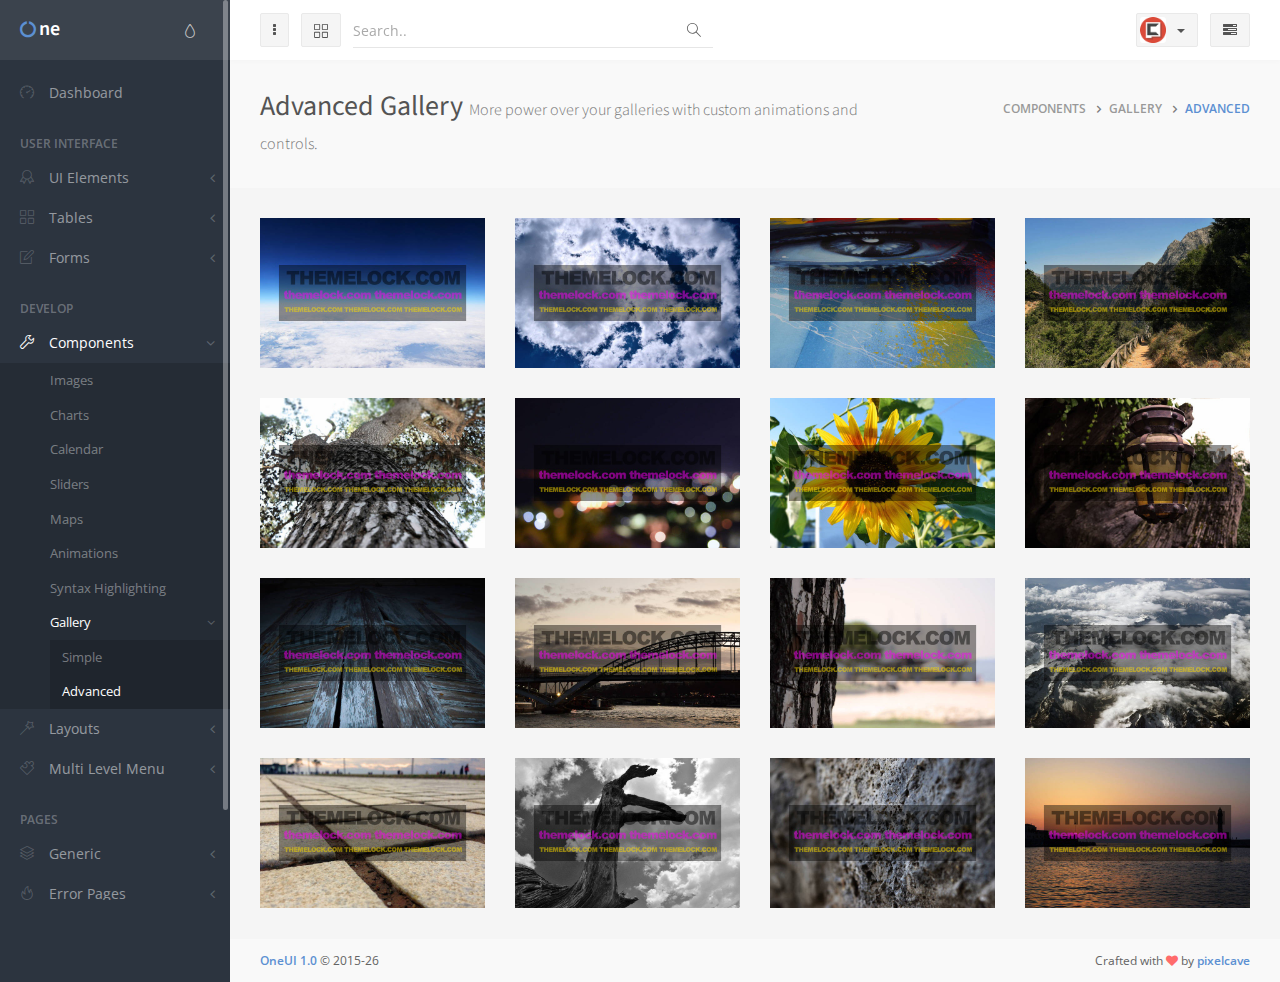
<file: PavlikeCMS/AdminTheme/base_comp_gallery_advanced.html>
<!DOCTYPE html>
<!--[if IE 9]>         <html class="ie9 no-focus"> <![endif]-->
<!--[if gt IE 9]><!--> <html class="no-focus"> <!--<![endif]-->
    <head>
        <meta charset="utf-8">

        <title>OneUI - shared on themelock.com</title>

        <meta name="description" content="OneUI - Admin Dashboard Template & UI Framework created by pixelcave and published on Themeforest">
        <meta name="author" content="pixelcave">
        <meta name="robots" content="noindex, nofollow">
        <meta name="viewport" content="width=device-width,initial-scale=1,maximum-scale=1.0">

        <!-- Icons -->
        <!-- The following icons can be replaced with your own, they are used by desktop and mobile browsers -->
        <link rel="shortcut icon" href="assets/img/favicons/favicon.png">

        <link rel="icon" type="image/png" href="assets/img/favicons/favicon-16x16.png" sizes="16x16">
        <link rel="icon" type="image/png" href="assets/img/favicons/favicon-32x32.png" sizes="32x32">
        <link rel="icon" type="image/png" href="assets/img/favicons/favicon-96x96.png" sizes="96x96">
        <link rel="icon" type="image/png" href="assets/img/favicons/favicon-160x160.png" sizes="160x160">
        <link rel="icon" type="image/png" href="assets/img/favicons/favicon-192x192.png" sizes="192x192">

        <link rel="apple-touch-icon" sizes="57x57" href="assets/img/favicons/apple-touch-icon-57x57.png">
        <link rel="apple-touch-icon" sizes="60x60" href="assets/img/favicons/apple-touch-icon-60x60.png">
        <link rel="apple-touch-icon" sizes="72x72" href="assets/img/favicons/apple-touch-icon-72x72.png">
        <link rel="apple-touch-icon" sizes="76x76" href="assets/img/favicons/apple-touch-icon-76x76.png">
        <link rel="apple-touch-icon" sizes="114x114" href="assets/img/favicons/apple-touch-icon-114x114.png">
        <link rel="apple-touch-icon" sizes="120x120" href="assets/img/favicons/apple-touch-icon-120x120.png">
        <link rel="apple-touch-icon" sizes="144x144" href="assets/img/favicons/apple-touch-icon-144x144.png">
        <link rel="apple-touch-icon" sizes="152x152" href="assets/img/favicons/apple-touch-icon-152x152.png">
        <link rel="apple-touch-icon" sizes="180x180" href="assets/img/favicons/apple-touch-icon-180x180.png">
        <!-- END Icons -->

        <!-- Stylesheets -->
        <!-- Web fonts -->
        <link rel="stylesheet" href="http://fonts.googleapis.com/css?family=Source+Sans+Pro:300,400,400italic,600,700%7COpen+Sans:300,400,400italic,600,700">

        <!-- Page JS Plugins CSS -->
        <link rel="stylesheet" href="assets/js/plugins/magnific-popup/magnific-popup.min.css">

        <!-- OneUI CSS framework -->
        <link rel="stylesheet" id="css-main" href="assets/css/oneui.css">

        <!-- You can include a specific file from css/themes/ folder to alter the default color theme of the template. eg: -->
        <!-- <link rel="stylesheet" id="css-theme" href="assets/css/themes/flat.min.css"> -->
        <!-- END Stylesheets -->
    </head>
    <body>
        <!-- Page Container -->
        <!--
            Available Classes:

            'sidebar-l'                  Left Sidebar and right Side Overlay
            'sidebar-r'                  Right Sidebar and left Side Overlay
            'sidebar-mini'               Mini hoverable Sidebar (> 991px)
            'sidebar-o'                  Visible Sidebar by default (> 991px)
            'sidebar-o-xs'               Visible Sidebar by default (< 992px)

            'side-overlay-hover'         Hoverable Side Overlay (> 991px)
            'side-overlay-o'             Visible Side Overlay by default (> 991px)

            'side-scroll'                Enables custom scrolling on Sidebar and Side Overlay instead of native scrolling (> 991px)

            'header-navbar-fixed'        Enables fixed header
        -->
        <div id="page-container" class="sidebar-l sidebar-o side-scroll header-navbar-fixed">
            <!-- Side Overlay-->
            <aside id="side-overlay">
                <!-- Side Overlay Scroll Container -->
                <div id="side-overlay-scroll">
                    <!-- Side Header -->
                    <div class="side-header side-content">
                        <!-- Layout API, functionality initialized in App() -> uiLayoutApi() -->
                        <button class="btn btn-default pull-right" type="button" data-toggle="layout" data-action="side_overlay_close">
                            <i class="fa fa-times"></i>
                        </button>
                        <span>
                            <img class="img-avatar img-avatar32" src="assets/img/avatars/avatar10.jpg" alt="">
                            <span class="font-w600 push-10-l">Roger Hart</span>
                        </span>
                    </div>
                    <!-- END Side Header -->

                    <!-- Side Content -->
                    <div class="side-content remove-padding-t">
                        <!-- Notifications -->
                        <div class="block pull-r-l">
                            <div class="block-header bg-gray-lighter">
                                <ul class="block-options">
                                    <li>
                                        <button type="button" data-toggle="block-option" data-action="refresh_toggle" data-action-mode="demo"><i class="si si-refresh"></i></button>
                                    </li>
                                    <li>
                                        <button type="button" data-toggle="block-option" data-action="content_toggle"></button>
                                    </li>
                                </ul>
                                <h3 class="block-title">Recent Activity</h3>
                            </div>
                            <div class="block-content">
                                <!-- Activity List -->
                                <ul class="list list-activity">
                                    <li>
                                        <i class="si si-wallet text-success"></i>
                                        <div class="font-w600">New sale ($15)</div>
                                        <div><a href="javascript:void(0)">Admin Template</a></div>
                                        <div><small class="text-muted">3 min ago</small></div>
                                    </li>
                                    <li>
                                        <i class="si si-pencil text-info"></i>
                                        <div class="font-w600">You edited the file</div>
                                        <div><a href="javascript:void(0)"><i class="fa fa-file-text-o"></i> Documentation.doc</a></div>
                                        <div><small class="text-muted">15 min ago</small></div>
                                    </li>
                                    <li>
                                        <i class="si si-close text-danger"></i>
                                        <div class="font-w600">Project deleted</div>
                                        <div><a href="javascript:void(0)">Line Icon Set</a></div>
                                        <div><small class="text-muted">4 hours ago</small></div>
                                    </li>
                                    <li>
                                        <i class="si si-wrench text-warning"></i>
                                        <div class="font-w600">Core v2.5 is available</div>
                                        <div><a href="javascript:void(0)">Update now</a></div>
                                        <div><small class="text-muted">6 hours ago</small></div>
                                    </li>
                                </ul>
                                <div class="text-center">
                                    <small><a href="javascript:void(0)">Load More..</a></small>
                                </div>
                                <!-- END Activity List -->
                            </div>
                        </div>
                        <!-- END Notifications -->

                        <!-- Online Friends -->
                        <div class="block pull-r-l">
                            <div class="block-header bg-gray-lighter">
                                <ul class="block-options">
                                    <li>
                                        <button type="button" data-toggle="block-option" data-action="refresh_toggle" data-action-mode="demo"><i class="si si-refresh"></i></button>
                                    </li>
                                    <li>
                                        <button type="button" data-toggle="block-option" data-action="content_toggle"></button>
                                    </li>
                                </ul>
                                <h3 class="block-title">Online Friends</h3>
                            </div>
                            <div class="block-content block-content-full">
                                <!-- Users Navigation -->
                                <ul class="nav-users">
                                    <li>
                                        <a href="base_pages_profile.html">
                                            <img class="img-avatar" src="assets/img/avatars/avatar4.jpg" alt="">
                                            <i class="fa fa-circle text-success"></i> Amber Walker
                                            <div class="font-w400 text-muted"><small>Copywriter</small></div>
                                        </a>
                                    </li>
                                    <li>
                                        <a href="base_pages_profile.html">
                                            <img class="img-avatar" src="assets/img/avatars/avatar11.jpg" alt="">
                                            <i class="fa fa-circle text-success"></i> Vincent Sims
                                            <div class="font-w400 text-muted"><small>Web Developer</small></div>
                                        </a>
                                    </li>
                                    <li>
                                        <a href="base_pages_profile.html">
                                            <img class="img-avatar" src="assets/img/avatars/avatar3.jpg" alt="">
                                            <i class="fa fa-circle text-success"></i> Helen Silva
                                            <div class="font-w400 text-muted"><small>Web Designer</small></div>
                                        </a>
                                    </li>
                                    <li>
                                        <a href="base_pages_profile.html">
                                            <img class="img-avatar" src="assets/img/avatars/avatar3.jpg" alt="">
                                            <i class="fa fa-circle text-warning"></i> Ann Parker
                                            <div class="font-w400 text-muted"><small>Photographer</small></div>
                                        </a>
                                    </li>
                                    <li>
                                        <a href="base_pages_profile.html">
                                            <img class="img-avatar" src="assets/img/avatars/avatar13.jpg" alt="">
                                            <i class="fa fa-circle text-warning"></i> Adam Hall
                                            <div class="font-w400 text-muted"><small>Graphic Designer</small></div>
                                        </a>
                                    </li>
                                </ul>
                                <!-- END Users Navigation -->
                            </div>
                        </div>
                        <!-- END Online Friends -->

                        <!-- Quick Settings -->
                        <div class="block pull-r-l">
                            <div class="block-header bg-gray-lighter">
                                <ul class="block-options">
                                    <li>
                                        <button type="button" data-toggle="block-option" data-action="content_toggle"></button>
                                    </li>
                                </ul>
                                <h3 class="block-title">Quick Settings</h3>
                            </div>
                            <div class="block-content">
                                <!-- Quick Settings Form -->
                                <form class="form-bordered" action="index.html" method="post" onsubmit="return false;">
                                    <div class="form-group">
                                        <div class="row">
                                            <div class="col-xs-8">
                                                <div class="font-s13 font-w600">Online Status</div>
                                                <div class="font-s13 font-w400 text-muted">Show your status to all</div>
                                            </div>
                                            <div class="col-xs-4 text-right">
                                                <label class="css-input switch switch-sm switch-primary push-10-t">
                                                    <input type="checkbox"><span></span>
                                                </label>
                                            </div>
                                        </div>
                                    </div>
                                    <div class="form-group">
                                        <div class="row">
                                            <div class="col-xs-8">
                                                <div class="font-s13 font-w600">Auto Updates</div>
                                                <div class="font-s13 font-w400 text-muted">Keep up to date</div>
                                            </div>
                                            <div class="col-xs-4 text-right">
                                                <label class="css-input switch switch-sm switch-primary push-10-t">
                                                    <input type="checkbox"><span></span>
                                                </label>
                                            </div>
                                        </div>
                                    </div>
                                    <div class="form-group">
                                        <div class="row">
                                            <div class="col-xs-8">
                                                <div class="font-s13 font-w600">Notifications</div>
                                                <div class="font-s13 font-w400 text-muted">Do you need them?</div>
                                            </div>
                                            <div class="col-xs-4 text-right">
                                                <label class="css-input switch switch-sm switch-primary push-10-t">
                                                    <input type="checkbox" checked><span></span>
                                                </label>
                                            </div>
                                        </div>
                                    </div>
                                    <div class="form-group">
                                        <div class="row">
                                            <div class="col-xs-8">
                                                <div class="font-s13 font-w600">API Access</div>
                                                <div class="font-s13 font-w400 text-muted">Enable/Disable access</div>
                                            </div>
                                            <div class="col-xs-4 text-right">
                                                <label class="css-input switch switch-sm switch-primary push-10-t">
                                                    <input type="checkbox" checked><span></span>
                                                </label>
                                            </div>
                                        </div>
                                    </div>
                                </form>
                                <!-- END Quick Settings Form -->
                            </div>
                        </div>
                        <!-- END Quick Settings -->
                    </div>
                    <!-- END Side Content -->
                </div>
                <!-- END Side Overlay Scroll Container -->
            </aside>
            <!-- END Side Overlay -->

            <!-- Sidebar -->
            <nav id="sidebar">
                <!-- Sidebar Scroll Container -->
                <div id="sidebar-scroll">
                    <!-- Sidebar Content -->
                    <!-- Adding .sidebar-mini-hide to an element will hide it when the sidebar is in mini mode -->
                    <div class="sidebar-content">
                        <!-- Side Header -->
                        <div class="side-header side-content bg-white-op">
                            <!-- Layout API, functionality initialized in App() -> uiLayoutApi() -->
                            <button class="btn btn-link text-gray pull-right hidden-md hidden-lg" type="button" data-toggle="layout" data-action="sidebar_close">
                                <i class="fa fa-times"></i>
                            </button>
                            <!-- Themes functionality initialized in App() -> uiHandleTheme() -->
                            <div class="btn-group pull-right">
                                <button class="btn btn-link text-gray dropdown-toggle" data-toggle="dropdown" type="button">
                                    <i class="si si-drop"></i>
                                </button>
                                <ul class="dropdown-menu dropdown-menu-right font-s13 sidebar-mini-hide">
                                    <li>
                                        <a data-toggle="theme" data-theme="default" tabindex="-1" href="javascript:void(0)">
                                            <i class="fa fa-circle text-default pull-right"></i> <span class="font-w600">Default</span>
                                        </a>
                                    </li>
                                    <li>
                                        <a data-toggle="theme" data-theme="assets/css/themes/amethyst.min.css" tabindex="-1" href="javascript:void(0)">
                                            <i class="fa fa-circle text-amethyst pull-right"></i> <span class="font-w600">Amethyst</span>
                                        </a>
                                    </li>
                                    <li>
                                        <a data-toggle="theme" data-theme="assets/css/themes/city.min.css" tabindex="-1" href="javascript:void(0)">
                                            <i class="fa fa-circle text-city pull-right"></i> <span class="font-w600">City</span>
                                        </a>
                                    </li>
                                    <li>
                                        <a data-toggle="theme" data-theme="assets/css/themes/flat.min.css" tabindex="-1" href="javascript:void(0)">
                                            <i class="fa fa-circle text-flat pull-right"></i> <span class="font-w600">Flat</span>
                                        </a>
                                    </li>
                                    <li>
                                        <a data-toggle="theme" data-theme="assets/css/themes/modern.min.css" tabindex="-1" href="javascript:void(0)">
                                            <i class="fa fa-circle text-modern pull-right"></i> <span class="font-w600">Modern</span>
                                        </a>
                                    </li>
                                    <li>
                                        <a data-toggle="theme" data-theme="assets/css/themes/smooth.min.css" tabindex="-1" href="javascript:void(0)">
                                            <i class="fa fa-circle text-smooth pull-right"></i> <span class="font-w600">Smooth</span>
                                        </a>
                                    </li>
                                </ul>
                            </div>
                            <a class="h5 text-white" href="index.html">
                                <i class="fa fa-circle-o-notch text-primary"></i> <span class="h4 font-w600 sidebar-mini-hide">ne</span>
                            </a>
                        </div>
                        <!-- END Side Header -->

                        <!-- Side Content -->
                        <div class="side-content">
                            <ul class="nav-main">
                                <li>
                                    <a href="index.html"><i class="si si-speedometer"></i><span class="sidebar-mini-hide">Dashboard</span></a>
                                </li>
                                <li class="nav-main-heading"><span class="sidebar-mini-hide">User Interface</span></li>
                                <li>
                                    <a class="nav-submenu" data-toggle="nav-submenu" href="#"><i class="si si-badge"></i><span class="sidebar-mini-hide">UI Elements</span></a>
                                    <ul>
                                        <li>
                                            <a href="base_ui_widgets.html">Widgets</a>
                                        </li>
                                        <li>
                                            <a class="nav-submenu" data-toggle="nav-submenu" href="#">Blocks</a>
                                            <ul>
                                                <li>
                                                    <a href="base_ui_blocks.html">Styles</a>
                                                </li>
                                                <li>
                                                    <a href="base_ui_blocks_api.html">Blocks API</a>
                                                </li>
                                                <li>
                                                    <a href="base_ui_blocks_draggable.html">Draggable</a>
                                                </li>
                                            </ul>
                                        </li>
                                        <li>
                                            <a href="base_ui_grid.html">Grid</a>
                                        </li>
                                        <li>
                                            <a href="base_ui_typography.html">Typography</a>
                                        </li>
                                        <li>
                                            <a href="base_ui_icons.html">Icons</a>
                                        </li>
                                        <li>
                                            <a href="base_ui_buttons.html">Buttons</a>
                                        </li>
                                        <li>
                                            <a href="base_ui_activity.html">Activity</a>
                                        </li>
                                        <li>
                                            <a href="base_ui_tabs.html">Tabs</a>
                                        </li>
                                        <li>
                                            <a href="base_ui_tiles.html">Tiles</a>
                                        </li>
                                        <li>
                                            <a href="base_ui_timeline.html">Timeline</a>
                                        </li>
                                        <li>
                                            <a href="base_ui_navigation.html">Navigation</a>
                                        </li>
                                        <li>
                                            <a href="base_ui_modals_tooltips.html">Modals &amp; Tooltips</a>
                                        </li>
                                        <li>
                                            <a href="base_ui_color_themes.html">Color Themes</a>
                                        </li>
                                    </ul>
                                </li>
                                <li>
                                    <a class="nav-submenu" data-toggle="nav-submenu" href="#"><i class="si si-grid"></i><span class="sidebar-mini-hide">Tables</span></a>
                                    <ul>
                                        <li>
                                            <a href="base_tables_styles.html">Styles</a>
                                        </li>
                                        <li>
                                            <a href="base_tables_responsive.html">Responsive</a>
                                        </li>
                                        <li>
                                            <a href="base_tables_tools.html">Tools</a>
                                        </li>
                                        <li>
                                            <a href="base_tables_pricing.html">Pricing</a>
                                        </li>
                                        <li>
                                            <a href="base_tables_datatables.html">DataTables</a>
                                        </li>
                                    </ul>
                                </li>
                                <li>
                                    <a class="nav-submenu" data-toggle="nav-submenu" href="#"><i class="si si-note"></i><span class="sidebar-mini-hide">Forms</span></a>
                                    <ul>
                                        <li>
                                            <a href="base_forms_premade.html">Pre-made</a>
                                        </li>
                                        <li>
                                            <a href="base_forms_elements.html">Elements</a>
                                        </li>
                                        <li>
                                            <a href="base_forms_pickers_more.html">Pickers &amp; More</a>
                                        </li>
                                        <li>
                                            <a href="base_forms_editors.html">Text Editors</a>
                                        </li>
                                        <li>
                                            <a href="base_forms_validation.html">Validation</a>
                                        </li>
                                        <li>
                                            <a href="base_forms_wizard.html">Wizard</a>
                                        </li>
                                    </ul>
                                </li>
                                <li class="nav-main-heading"><span class="sidebar-mini-hide">Develop</span></li>
                                <li class="open">
                                    <a class="nav-submenu" data-toggle="nav-submenu" href="#"><i class="si si-wrench"></i><span class="sidebar-mini-hide">Components</span></a>
                                    <ul>
                                        <li>
                                            <a href="base_comp_images.html">Images</a>
                                        </li>
                                        <li>
                                            <a href="base_comp_charts.html">Charts</a>
                                        </li>
                                        <li>
                                            <a href="base_comp_calendar.html">Calendar</a>
                                        </li>
                                        <li>
                                            <a href="base_comp_sliders.html">Sliders</a>
                                        </li>
                                        <li>
                                            <a href="base_comp_maps.html">Maps</a>
                                        </li>
                                        <li>
                                            <a href="base_comp_animations.html">Animations</a>
                                        </li>
                                        <li>
                                            <a href="base_comp_syntax_highlighting.html">Syntax Highlighting</a>
                                        </li>
                                        <li class="open">
                                            <a class="nav-submenu" data-toggle="nav-submenu" href="#">Gallery</a>
                                            <ul>
                                                <li>
                                                    <a href="base_comp_gallery_simple.html">Simple</a>
                                                </li>
                                                <li>
                                                    <a class="active" href="base_comp_gallery_advanced.html">Advanced</a>
                                                </li>
                                            </ul>
                                        </li>
                                    </ul>
                                </li>
                                <li>
                                    <a class="nav-submenu" data-toggle="nav-submenu" href="#"><i class="si si-magic-wand"></i><span class="sidebar-mini-hide">Layouts</span></a>
                                    <ul>
                                        <li>
                                            <a href="base_layouts_api.html">Layout API</a>
                                        </li>
                                        <li>
                                            <a href="base_layouts_default.html">Default</a>
                                        </li>
                                        <li>
                                            <a href="base_layouts_default_flipped.html">Default Flipped</a>
                                        </li>
                                        <li>
                                            <a href="base_layouts_header_static.html">Static Header</a>
                                        </li>
                                        <li>
                                            <a href="base_layouts_sidebar_mini_hoverable.html">Mini Sidebar (Hoverable)</a>
                                        </li>
                                        <li>
                                            <a href="base_layouts_side_overlay_hoverable.html">Side Overlay (Hoverable)</a>
                                        </li>
                                        <li>
                                            <a href="base_layouts_side_overlay_open.html">Side Overlay (Open)</a>
                                        </li>
                                        <li>
                                            <a href="base_layouts_side_native_scrolling.html">Side Native Scrolling</a>
                                        </li>
                                        <li>
                                            <a href="base_layouts_sidebar_hidden.html">Hidden Sidebar</a>
                                        </li>
                                    </ul>
                                </li>
                                <li>
                                    <a class="nav-submenu" data-toggle="nav-submenu" href="#"><i class="si si-puzzle"></i><span class="sidebar-mini-hide">Multi Level Menu</span></a>
                                    <ul>
                                        <li>
                                            <a href="#">Link 1-1</a>
                                        </li>
                                        <li>
                                            <a href="#">Link 1-2</a>
                                        </li>
                                        <li>
                                            <a class="nav-submenu" data-toggle="nav-submenu" href="#">Sub Level 2</a>
                                            <ul>
                                                <li>
                                                    <a href="#">Link 2-1</a>
                                                </li>
                                                <li>
                                                    <a href="#">Link 2-2</a>
                                                </li>
                                                <li>
                                                    <a class="nav-submenu" data-toggle="nav-submenu" href="#">Sub Level 3</a>
                                                    <ul>
                                                        <li>
                                                            <a href="#">Link 3-1</a>
                                                        </li>
                                                        <li>
                                                            <a href="#">Link 3-2</a>
                                                        </li>
                                                        <li>
                                                            <a class="nav-submenu" data-toggle="nav-submenu" href="#">Sub Level 4</a>
                                                            <ul>
                                                                <li>
                                                                    <a href="#">Link 4-1</a>
                                                                </li>
                                                                <li>
                                                                    <a href="#">Link 4-2</a>
                                                                </li>
                                                                <li>
                                                                    <a class="nav-submenu" data-toggle="nav-submenu" href="#">Sub Level 5</a>
                                                                    <ul>
                                                                        <li>
                                                                            <a href="#">Link 5-1</a>
                                                                        </li>
                                                                        <li>
                                                                            <a href="#">Link 5-2</a>
                                                                        </li>
                                                                        <li>
                                                                            <a class="nav-submenu" data-toggle="nav-submenu" href="#">Sub Level 6</a>
                                                                            <ul>
                                                                                <li>
                                                                                    <a href="#">Link 6-1</a>
                                                                                </li>
                                                                                <li>
                                                                                    <a href="#">Link 6-2</a>
                                                                                </li>
                                                                            </ul>
                                                                        </li>
                                                                    </ul>
                                                                </li>
                                                            </ul>
                                                        </li>
                                                    </ul>
                                                </li>
                                            </ul>
                                        </li>
                                    </ul>
                                </li>
                                <li class="nav-main-heading"><span class="sidebar-mini-hide">Pages</span></li>
                                <li>
                                    <a class="nav-submenu" data-toggle="nav-submenu" href="#"><i class="si si-layers"></i><span class="sidebar-mini-hide">Generic</span></a>
                                    <ul>
                                        <li>
                                            <a href="base_pages_blank.html">Blank</a>
                                        </li>
                                        <li>
                                            <a href="base_pages_profile.html">User Profile</a>
                                        </li>
                                        <li>
                                            <a href="base_pages_search.html">Search Results</a>
                                        </li>
                                        <li>
                                            <a href="base_pages_invoice.html">Invoice</a>
                                        </li>
                                        <li>
                                            <a href="base_pages_faq.html">FAQ</a>
                                        </li>
                                        <li>
                                            <a href="base_pages_inbox.html">Inbox</a>
                                        </li>
                                        <li>
                                            <a href="base_pages_login.html">Log In</a>
                                        </li>
                                        <li>
                                            <a href="base_pages_register.html">Register</a>
                                        </li>
                                        <li>
                                            <a href="base_pages_lock.html">Lock Screen</a>
                                        </li>
                                        <li>
                                            <a href="base_pages_reminder.html">Password Reminder</a>
                                        </li>
                                        <li>
                                            <a href="base_pages_coming_soon.html">Coming Soon</a>
                                        </li>
                                    </ul>
                                </li>
                                <li>
                                    <a class="nav-submenu" data-toggle="nav-submenu" href="#"><i class="si si-fire"></i><span class="sidebar-mini-hide">Error Pages</span></a>
                                    <ul>
                                        <li>
                                            <a href="base_pages_400.html">400</a>
                                        </li>
                                        <li>
                                            <a href="base_pages_401.html">401</a>
                                        </li>
                                        <li>
                                            <a href="base_pages_403.html">403</a>
                                        </li>
                                        <li>
                                            <a href="base_pages_404.html">404</a>
                                        </li>
                                        <li>
                                            <a href="base_pages_500.html">500</a>
                                        </li>
                                        <li>
                                            <a href="base_pages_503.html">503</a>
                                        </li>
                                    </ul>
                                </li>
                                <li class="nav-main-heading"><span class="sidebar-mini-hide">Apps</span></li>
                                <li>
                                    <a href="frontend_home.html"><i class="si si-rocket"></i><span class="sidebar-mini-hide">Frontend</span></a>
                                </li>
                            </ul>
                        </div>
                        <!-- END Side Content -->
                    </div>
                    <!-- Sidebar Content -->
                </div>
                <!-- END Sidebar Scroll Container -->
            </nav>
            <!-- END Sidebar -->

            <!-- Header -->
            <header id="header-navbar" class="content-mini content-mini-full">
                <!-- Header Navigation Right -->
                <ul class="nav-header pull-right">
                    <li>
                        <div class="btn-group">
                            <button class="btn btn-default btn-image dropdown-toggle" data-toggle="dropdown" type="button">
                                <img src="assets/img/avatars/avatar10.jpg" alt="Avatar">
                                <span class="caret"></span>
                            </button>
                            <ul class="dropdown-menu dropdown-menu-right">
                                <li class="dropdown-header">Profile</li>
                                <li>
                                    <a tabindex="-1" href="base_pages_inbox.html">
                                        <i class="si si-envelope-open pull-right"></i>
                                        <span class="badge badge-primary pull-right">3</span>Inbox
                                    </a>
                                </li>
                                <li>
                                    <a tabindex="-1" href="base_pages_profile.html">
                                        <i class="si si-user pull-right"></i>
                                        <span class="badge badge-success pull-right">1</span>Profile
                                    </a>
                                </li>
                                <li>
                                    <a tabindex="-1" href="javascript:void(0)">
                                        <i class="si si-settings pull-right"></i>Settings
                                    </a>
                                </li>
                                <li class="divider"></li>
                                <li class="dropdown-header">Actions</li>
                                <li>
                                    <a tabindex="-1" href="base_pages_lock.html">
                                        <i class="si si-lock pull-right"></i>Lock Account
                                    </a>
                                </li>
                                <li>
                                    <a tabindex="-1" href="base_pages_login.html">
                                        <i class="si si-logout pull-right"></i>Log out
                                    </a>
                                </li>
                            </ul>
                        </div>
                    </li>
                    <li>
                        <!-- Layout API, functionality initialized in App() -> uiLayoutApi() -->
                        <button class="btn btn-default" data-toggle="layout" data-action="side_overlay_toggle" type="button">
                            <i class="fa fa-tasks"></i>
                        </button>
                    </li>
                </ul>
                <!-- END Header Navigation Right -->

                <!-- Header Navigation Left -->
                <ul class="nav-header pull-left">
                    <li class="hidden-md hidden-lg">
                        <!-- Layout API, functionality initialized in App() -> uiLayoutApi() -->
                        <button class="btn btn-default" data-toggle="layout" data-action="sidebar_toggle" type="button">
                            <i class="fa fa-navicon"></i>
                        </button>
                    </li>
                    <li class="hidden-xs hidden-sm">
                        <!-- Layout API, functionality initialized in App() -> uiLayoutApi() -->
                        <button class="btn btn-default" data-toggle="layout" data-action="sidebar_mini_toggle" type="button">
                            <i class="fa fa-ellipsis-v"></i>
                        </button>
                    </li>
                    <li>
                        <!-- Opens the Apps modal found at the bottom of the page, before including JS code -->
                        <button class="btn btn-default pull-right" data-toggle="modal" data-target="#apps-modal" type="button">
                            <i class="si si-grid"></i>
                        </button>
                    </li>
                    <li class="visible-xs">
                        <!-- Toggle class helper (for .js-header-search below), functionality initialized in App() -> uiToggleClass() -->
                        <button class="btn btn-default" data-toggle="class-toggle" data-target=".js-header-search" data-class="header-search-xs-visible" type="button">
                            <i class="fa fa-search"></i>
                        </button>
                    </li>
                    <li class="js-header-search header-search">
                        <form class="form-horizontal" action="base_pages_search.html" method="post">
                            <div class="form-material form-material-primary input-group remove-margin-t remove-margin-b">
                                <input class="form-control" type="text" id="base-material-text" name="base-material-text" placeholder="Search..">
                                <span class="input-group-addon"><i class="si si-magnifier"></i></span>
                            </div>
                        </form>
                    </li>
                </ul>
                <!-- END Header Navigation Left -->
            </header>
            <!-- END Header -->

            <!-- Main Container -->
            <main id="main-container">
                <!-- Page Header -->
                <div class="content bg-gray-lighter">
                    <div class="row items-push">
                        <div class="col-sm-8">
                            <h1 class="page-heading">
                                Advanced Gallery <small>More power over your galleries with custom animations and controls.</small>
                            </h1>
                        </div>
                        <div class="col-sm-4 text-right hidden-xs">
                            <ol class="breadcrumb push-10-t">
                                <li>Components</li>
                                <li>Gallery</li>
                                <li><a class="link-effect" href="">Advanced</a></li>
                            </ol>
                        </div>
                    </div>
                </div>
                <!-- END Page Header -->

                <!-- Page Content -->
                <div class="content">
                    <!-- Gallery (.js-gallery-advanced class is initialized in App() -> uiHelperMagnific()) -->
                    <!-- For more info and examples you can check out http://dimsemenov.com/plugins/magnific-popup/ -->
                    <div class="row items-push js-gallery-advanced">
                        <div class="col-sm-6 col-md-4 col-lg-3 animated fadeIn">
                            <div class="img-container fx-img-rotate-r">
                                <img class="img-responsive" src="assets/img/photos/photo17.jpg" alt="">
                                <div class="img-options">
                                    <div class="img-options-content">
                                        <h3 class="font-w400 text-white push-5">Image Caption</h3>
                                        <h4 class="h6 font-w400 text-white-op push-15">Some Extra Info</h4>
                                        <a class="btn btn-sm btn-default img-lightbox" href="assets/img/photos/photo17@2x.jpg">
                                            <i class="fa fa-search-plus"></i> View
                                        </a>
                                        <div class="btn-group btn-group-sm">
                                            <a class="btn btn-default" href="javascript:void(0)"><i class="fa fa-pencil"></i> Edit</a>
                                            <a class="btn btn-default" href="javascript:void(0)"><i class="fa fa-times"></i> Delete</a>
                                        </div>
                                    </div>
                                </div>
                            </div>
                        </div>
                        <div class="col-sm-6 col-md-4 col-lg-3 animated fadeIn">
                            <div class="img-container fx-img-rotate-r">
                                <img class="img-responsive" src="assets/img/photos/photo16.jpg" alt="">
                                <div class="img-options">
                                    <div class="img-options-content">
                                        <h3 class="font-w400 text-white push-5">Image Caption</h3>
                                        <h4 class="h6 font-w400 text-white-op push-15">Some Extra Info</h4>
                                        <a class="btn btn-sm btn-default img-lightbox" href="assets/img/photos/photo16@2x.jpg">
                                            <i class="fa fa-search-plus"></i> View
                                        </a>
                                        <div class="btn-group btn-group-sm">
                                            <a class="btn btn-default" href="javascript:void(0)"><i class="fa fa-pencil"></i> Edit</a>
                                            <a class="btn btn-default" href="javascript:void(0)"><i class="fa fa-times"></i> Delete</a>
                                        </div>
                                    </div>
                                </div>
                            </div>
                        </div>
                        <div class="col-sm-6 col-md-4 col-lg-3 animated fadeIn">
                            <div class="img-container fx-img-rotate-r">
                                <img class="img-responsive" src="assets/img/photos/photo15.jpg" alt="">
                                <div class="img-options">
                                    <div class="img-options-content">
                                        <h3 class="font-w400 text-white push-5">Image Caption</h3>
                                        <h4 class="h6 font-w400 text-white-op push-15">Some Extra Info</h4>
                                        <a class="btn btn-sm btn-default img-lightbox" href="assets/img/photos/photo15@2x.jpg">
                                            <i class="fa fa-search-plus"></i> View
                                        </a>
                                        <div class="btn-group btn-group-sm">
                                            <a class="btn btn-default" href="javascript:void(0)"><i class="fa fa-pencil"></i> Edit</a>
                                            <a class="btn btn-default" href="javascript:void(0)"><i class="fa fa-times"></i> Delete</a>
                                        </div>
                                    </div>
                                </div>
                            </div>
                        </div>
                        <div class="col-sm-6 col-md-4 col-lg-3 animated fadeIn">
                            <div class="img-container fx-img-rotate-r">
                                <img class="img-responsive" src="assets/img/photos/photo14.jpg" alt="">
                                <div class="img-options">
                                    <div class="img-options-content">
                                        <h3 class="font-w400 text-white push-5">Image Caption</h3>
                                        <h4 class="h6 font-w400 text-white-op push-15">Some Extra Info</h4>
                                        <a class="btn btn-sm btn-default img-lightbox" href="assets/img/photos/photo14@2x.jpg">
                                            <i class="fa fa-search-plus"></i> View
                                        </a>
                                        <div class="btn-group btn-group-sm">
                                            <a class="btn btn-default" href="javascript:void(0)"><i class="fa fa-pencil"></i> Edit</a>
                                            <a class="btn btn-default" href="javascript:void(0)"><i class="fa fa-times"></i> Delete</a>
                                        </div>
                                    </div>
                                </div>
                            </div>
                        </div>
                        <div class="col-sm-6 col-md-4 col-lg-3 animated fadeIn">
                            <div class="img-container fx-img-rotate-r">
                                <img class="img-responsive" src="assets/img/photos/photo13.jpg" alt="">
                                <div class="img-options">
                                    <div class="img-options-content">
                                        <h3 class="font-w400 text-white push-5">Image Caption</h3>
                                        <h4 class="h6 font-w400 text-white-op push-15">Some Extra Info</h4>
                                        <a class="btn btn-sm btn-default img-lightbox" href="assets/img/photos/photo13@2x.jpg">
                                            <i class="fa fa-search-plus"></i> View
                                        </a>
                                        <div class="btn-group btn-group-sm">
                                            <a class="btn btn-default" href="javascript:void(0)"><i class="fa fa-pencil"></i> Edit</a>
                                            <a class="btn btn-default" href="javascript:void(0)"><i class="fa fa-times"></i> Delete</a>
                                        </div>
                                    </div>
                                </div>
                            </div>
                        </div>
                        <div class="col-sm-6 col-md-4 col-lg-3 animated fadeIn">
                            <div class="img-container fx-img-rotate-r">
                                <img class="img-responsive" src="assets/img/photos/photo12.jpg" alt="">
                                <div class="img-options">
                                    <div class="img-options-content">
                                        <h3 class="font-w400 text-white push-5">Image Caption</h3>
                                        <h4 class="h6 font-w400 text-white-op push-15">Some Extra Info</h4>
                                        <a class="btn btn-sm btn-default img-lightbox" href="assets/img/photos/photo12@2x.jpg">
                                            <i class="fa fa-search-plus"></i> View
                                        </a>
                                        <div class="btn-group btn-group-sm">
                                            <a class="btn btn-default" href="javascript:void(0)"><i class="fa fa-pencil"></i> Edit</a>
                                            <a class="btn btn-default" href="javascript:void(0)"><i class="fa fa-times"></i> Delete</a>
                                        </div>
                                    </div>
                                </div>
                            </div>
                        </div>
                        <div class="col-sm-6 col-md-4 col-lg-3 animated fadeIn">
                            <div class="img-container fx-img-rotate-r">
                                <img class="img-responsive" src="assets/img/photos/photo11.jpg" alt="">
                                <div class="img-options">
                                    <div class="img-options-content">
                                        <h3 class="font-w400 text-white push-5">Image Caption</h3>
                                        <h4 class="h6 font-w400 text-white-op push-15">Some Extra Info</h4>
                                        <a class="btn btn-sm btn-default img-lightbox" href="assets/img/photos/photo11@2x.jpg">
                                            <i class="fa fa-search-plus"></i> View
                                        </a>
                                        <div class="btn-group btn-group-sm">
                                            <a class="btn btn-default" href="javascript:void(0)"><i class="fa fa-pencil"></i> Edit</a>
                                            <a class="btn btn-default" href="javascript:void(0)"><i class="fa fa-times"></i> Delete</a>
                                        </div>
                                    </div>
                                </div>
                            </div>
                        </div>
                        <div class="col-sm-6 col-md-4 col-lg-3 animated fadeIn">
                            <div class="img-container fx-img-rotate-r">
                                <img class="img-responsive" src="assets/img/photos/photo10.jpg" alt="">
                                <div class="img-options">
                                    <div class="img-options-content">
                                        <h3 class="font-w400 text-white push-5">Image Caption</h3>
                                        <h4 class="h6 font-w400 text-white-op push-15">Some Extra Info</h4>
                                        <a class="btn btn-sm btn-default img-lightbox" href="assets/img/photos/photo10@2x.jpg">
                                            <i class="fa fa-search-plus"></i> View
                                        </a>
                                        <div class="btn-group btn-group-sm">
                                            <a class="btn btn-default" href="javascript:void(0)"><i class="fa fa-pencil"></i> Edit</a>
                                            <a class="btn btn-default" href="javascript:void(0)"><i class="fa fa-times"></i> Delete</a>
                                        </div>
                                    </div>
                                </div>
                            </div>
                        </div>
                        <div class="col-sm-6 col-md-4 col-lg-3 animated fadeIn">
                            <div class="img-container fx-img-rotate-r">
                                <img class="img-responsive" src="assets/img/photos/photo9.jpg" alt="">
                                <div class="img-options">
                                    <div class="img-options-content">
                                        <h3 class="font-w400 text-white push-5">Image Caption</h3>
                                        <h4 class="h6 font-w400 text-white-op push-15">Some Extra Info</h4>
                                        <a class="btn btn-sm btn-default img-lightbox" href="assets/img/photos/photo9@2x.jpg">
                                            <i class="fa fa-search-plus"></i> View
                                        </a>
                                        <div class="btn-group btn-group-sm">
                                            <a class="btn btn-default" href="javascript:void(0)"><i class="fa fa-pencil"></i> Edit</a>
                                            <a class="btn btn-default" href="javascript:void(0)"><i class="fa fa-times"></i> Delete</a>
                                        </div>
                                    </div>
                                </div>
                            </div>
                        </div>
                        <div class="col-sm-6 col-md-4 col-lg-3 animated fadeIn">
                            <div class="img-container fx-img-rotate-r">
                                <img class="img-responsive" src="assets/img/photos/photo8.jpg" alt="">
                                <div class="img-options">
                                    <div class="img-options-content">
                                        <h3 class="font-w400 text-white push-5">Image Caption</h3>
                                        <h4 class="h6 font-w400 text-white-op push-15">Some Extra Info</h4>
                                        <a class="btn btn-sm btn-default img-lightbox" href="assets/img/photos/photo8@2x.jpg">
                                            <i class="fa fa-search-plus"></i> View
                                        </a>
                                        <div class="btn-group btn-group-sm">
                                            <a class="btn btn-default" href="javascript:void(0)"><i class="fa fa-pencil"></i> Edit</a>
                                            <a class="btn btn-default" href="javascript:void(0)"><i class="fa fa-times"></i> Delete</a>
                                        </div>
                                    </div>
                                </div>
                            </div>
                        </div>
                        <div class="col-sm-6 col-md-4 col-lg-3 animated fadeIn">
                            <div class="img-container fx-img-rotate-r">
                                <img class="img-responsive" src="assets/img/photos/photo7.jpg" alt="">
                                <div class="img-options">
                                    <div class="img-options-content">
                                        <h3 class="font-w400 text-white push-5">Image Caption</h3>
                                        <h4 class="h6 font-w400 text-white-op push-15">Some Extra Info</h4>
                                        <a class="btn btn-sm btn-default img-lightbox" href="assets/img/photos/photo7@2x.jpg">
                                            <i class="fa fa-search-plus"></i> View
                                        </a>
                                        <div class="btn-group btn-group-sm">
                                            <a class="btn btn-default" href="javascript:void(0)"><i class="fa fa-pencil"></i> Edit</a>
                                            <a class="btn btn-default" href="javascript:void(0)"><i class="fa fa-times"></i> Delete</a>
                                        </div>
                                    </div>
                                </div>
                            </div>
                        </div>
                        <div class="col-sm-6 col-md-4 col-lg-3 animated fadeIn">
                            <div class="img-container fx-img-rotate-r">
                                <img class="img-responsive" src="assets/img/photos/photo6.jpg" alt="">
                                <div class="img-options">
                                    <div class="img-options-content">
                                        <h3 class="font-w400 text-white push-5">Image Caption</h3>
                                        <h4 class="h6 font-w400 text-white-op push-15">Some Extra Info</h4>
                                        <a class="btn btn-sm btn-default img-lightbox" href="assets/img/photos/photo6@2x.jpg">
                                            <i class="fa fa-search-plus"></i> View
                                        </a>
                                        <div class="btn-group btn-group-sm">
                                            <a class="btn btn-default" href="javascript:void(0)"><i class="fa fa-pencil"></i> Edit</a>
                                            <a class="btn btn-default" href="javascript:void(0)"><i class="fa fa-times"></i> Delete</a>
                                        </div>
                                    </div>
                                </div>
                            </div>
                        </div>
                        <div class="col-sm-6 col-md-4 col-lg-3 animated fadeIn">
                            <div class="img-container fx-img-rotate-r">
                                <img class="img-responsive" src="assets/img/photos/photo5.jpg" alt="">
                                <div class="img-options">
                                    <div class="img-options-content">
                                        <h3 class="font-w400 text-white push-5">Image Caption</h3>
                                        <h4 class="h6 font-w400 text-white-op push-15">Some Extra Info</h4>
                                        <a class="btn btn-sm btn-default img-lightbox" href="assets/img/photos/photo5@2x.jpg">
                                            <i class="fa fa-search-plus"></i> View
                                        </a>
                                        <div class="btn-group btn-group-sm">
                                            <a class="btn btn-default" href="javascript:void(0)"><i class="fa fa-pencil"></i> Edit</a>
                                            <a class="btn btn-default" href="javascript:void(0)"><i class="fa fa-times"></i> Delete</a>
                                        </div>
                                    </div>
                                </div>
                            </div>
                        </div>
                        <div class="col-sm-6 col-md-4 col-lg-3 animated fadeIn">
                            <div class="img-container fx-img-rotate-r">
                                <img class="img-responsive" src="assets/img/photos/photo4.jpg" alt="">
                                <div class="img-options">
                                    <div class="img-options-content">
                                        <h3 class="font-w400 text-white push-5">Image Caption</h3>
                                        <h4 class="h6 font-w400 text-white-op push-15">Some Extra Info</h4>
                                        <a class="btn btn-sm btn-default img-lightbox" href="assets/img/photos/photo4@2x.jpg">
                                            <i class="fa fa-search-plus"></i> View
                                        </a>
                                        <div class="btn-group btn-group-sm">
                                            <a class="btn btn-default" href="javascript:void(0)"><i class="fa fa-pencil"></i> Edit</a>
                                            <a class="btn btn-default" href="javascript:void(0)"><i class="fa fa-times"></i> Delete</a>
                                        </div>
                                    </div>
                                </div>
                            </div>
                        </div>
                        <div class="col-sm-6 col-md-4 col-lg-3 animated fadeIn">
                            <div class="img-container fx-img-rotate-r">
                                <img class="img-responsive" src="assets/img/photos/photo3.jpg" alt="">
                                <div class="img-options">
                                    <div class="img-options-content">
                                        <h3 class="font-w400 text-white push-5">Image Caption</h3>
                                        <h4 class="h6 font-w400 text-white-op push-15">Some Extra Info</h4>
                                        <a class="btn btn-sm btn-default img-lightbox" href="assets/img/photos/photo3@2x.jpg">
                                            <i class="fa fa-search-plus"></i> View
                                        </a>
                                        <div class="btn-group btn-group-sm">
                                            <a class="btn btn-default" href="javascript:void(0)"><i class="fa fa-pencil"></i> Edit</a>
                                            <a class="btn btn-default" href="javascript:void(0)"><i class="fa fa-times"></i> Delete</a>
                                        </div>
                                    </div>
                                </div>
                            </div>
                        </div>
                        <div class="col-sm-6 col-md-4 col-lg-3 animated fadeIn">
                            <div class="img-container fx-img-rotate-r">
                                <img class="img-responsive" src="assets/img/photos/photo2.jpg" alt="">
                                <div class="img-options">
                                    <div class="img-options-content">
                                        <h3 class="font-w400 text-white push-5">Image Caption</h3>
                                        <h4 class="h6 font-w400 text-white-op push-15">Some Extra Info</h4>
                                        <a class="btn btn-sm btn-default img-lightbox" href="assets/img/photos/photo2@2x.jpg">
                                            <i class="fa fa-search-plus"></i> View
                                        </a>
                                        <div class="btn-group btn-group-sm">
                                            <a class="btn btn-default" href="javascript:void(0)"><i class="fa fa-pencil"></i> Edit</a>
                                            <a class="btn btn-default" href="javascript:void(0)"><i class="fa fa-times"></i> Delete</a>
                                        </div>
                                    </div>
                                </div>
                            </div>
                        </div>
                    </div>
                    <!-- END Gallery -->
                </div>
                <!-- END Page Content -->
            </main>
            <!-- END Main Container -->

            <!-- Footer -->
            <footer id="page-footer" class="content-mini content-mini-full font-s12 bg-gray-lighter clearfix">
                <div class="pull-right">
                    Crafted with <i class="fa fa-heart text-city"></i> by <a class="font-w600" href="http://goo.gl/vNS3I" target="_blank">pixelcave</a>
                </div>
                <div class="pull-left">
                    <a class="font-w600" href="javascript:void(0)" target="_blank">OneUI 1.0</a> &copy; <span class="js-year-copy"></span>
                </div>
            </footer>
            <!-- END Footer -->
        </div>
        <!-- END Page Container -->

        <!-- Apps Modal -->
        <!-- Opens from the button in the header -->
        <div class="modal fade" id="apps-modal" tabindex="-1" role="dialog" aria-hidden="true">
            <div class="modal-sm modal-dialog modal-dialog-top">
                <div class="modal-content">
                    <!-- Apps Block -->
                    <div class="block block-themed block-transparent">
                        <div class="block-header bg-primary-dark">
                            <ul class="block-options">
                                <li>
                                    <button data-dismiss="modal" type="button"><i class="si si-close"></i></button>
                                </li>
                            </ul>
                            <h3 class="block-title">Apps</h3>
                        </div>
                        <div class="block-content">
                            <div class="row text-center">
                                <div class="col-xs-6">
                                    <a class="block block-rounded" href="index.html">
                                        <div class="block-content text-white bg-default">
                                            <i class="si si-speedometer fa-2x"></i>
                                            <div class="font-w600 push-15-t push-15">Backend</div>
                                        </div>
                                    </a>
                                </div>
                                <div class="col-xs-6">
                                    <a class="block block-rounded" href="frontend_home.html">
                                        <div class="block-content text-white bg-modern">
                                            <i class="si si-rocket fa-2x"></i>
                                            <div class="font-w600 push-15-t push-15">Frontend</div>
                                        </div>
                                    </a>
                                </div>
                            </div>
                        </div>
                    </div>
                    <!-- END Apps Block -->
                </div>
            </div>
        </div>
        <!-- END Apps Modal -->

        <!-- OneUI Core JS: jQuery, Bootstrap, slimScroll, scrollLock, Appear, CountTo, Placeholder, Cookie and App.js -->
        <script src="assets/js/core/jquery.min.js"></script>
        <script src="assets/js/core/bootstrap.min.js"></script>
        <script src="assets/js/core/jquery.slimscroll.min.js"></script>
        <script src="assets/js/core/jquery.scrollLock.min.js"></script>
        <script src="assets/js/core/jquery.appear.min.js"></script>
        <script src="assets/js/core/jquery.countTo.min.js"></script>
        <script src="assets/js/core/jquery.placeholder.min.js"></script>
        <script src="assets/js/core/js.cookie.min.js"></script>
        <script src="assets/js/app.js"></script>

        <!-- Page JS Plugins -->
        <script src="assets/js/plugins/magnific-popup/magnific-popup.min.js"></script>

        <!-- Page JS Code -->
        <script>
            $(function () {
                // Init page helpers (Magnific Popup plugin)
                App.initHelpers('magnific-popup');
            });
        </script>
    </body>
</html>
</file>
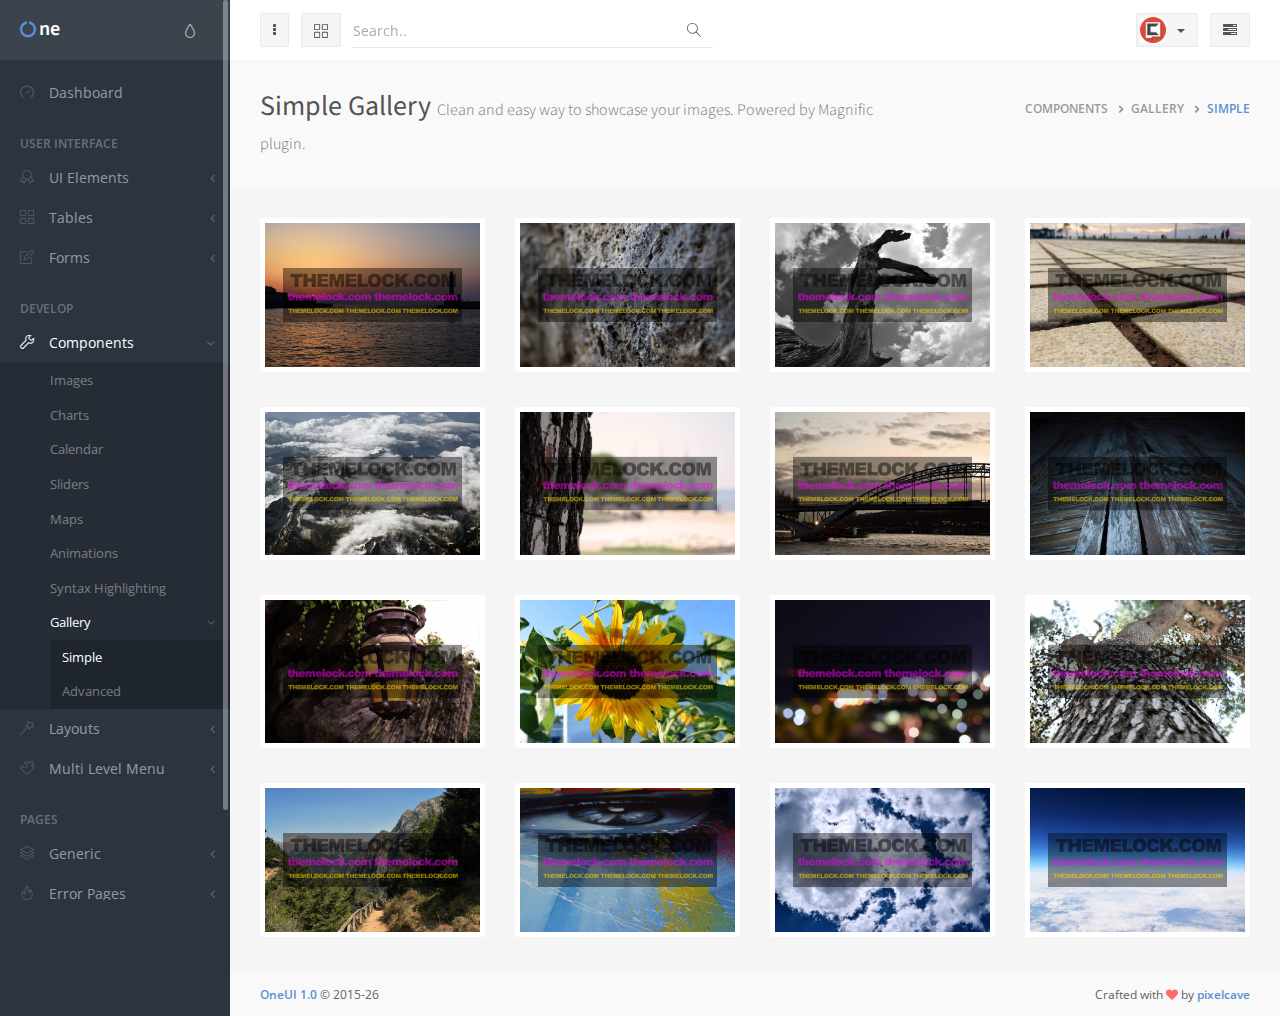
<file: PavlikeCMS/AdminTheme/base_comp_gallery_simple.html>
<!DOCTYPE html>
<!--[if IE 9]>         <html class="ie9 no-focus"> <![endif]-->
<!--[if gt IE 9]><!--> <html class="no-focus"> <!--<![endif]-->
    <head>
        <meta charset="utf-8">

        <title>OneUI - shared on themelock.com</title>

        <meta name="description" content="OneUI - Admin Dashboard Template & UI Framework created by pixelcave and published on Themeforest">
        <meta name="author" content="pixelcave">
        <meta name="robots" content="noindex, nofollow">
        <meta name="viewport" content="width=device-width,initial-scale=1,maximum-scale=1.0">

        <!-- Icons -->
        <!-- The following icons can be replaced with your own, they are used by desktop and mobile browsers -->
        <link rel="shortcut icon" href="assets/img/favicons/favicon.png">

        <link rel="icon" type="image/png" href="assets/img/favicons/favicon-16x16.png" sizes="16x16">
        <link rel="icon" type="image/png" href="assets/img/favicons/favicon-32x32.png" sizes="32x32">
        <link rel="icon" type="image/png" href="assets/img/favicons/favicon-96x96.png" sizes="96x96">
        <link rel="icon" type="image/png" href="assets/img/favicons/favicon-160x160.png" sizes="160x160">
        <link rel="icon" type="image/png" href="assets/img/favicons/favicon-192x192.png" sizes="192x192">

        <link rel="apple-touch-icon" sizes="57x57" href="assets/img/favicons/apple-touch-icon-57x57.png">
        <link rel="apple-touch-icon" sizes="60x60" href="assets/img/favicons/apple-touch-icon-60x60.png">
        <link rel="apple-touch-icon" sizes="72x72" href="assets/img/favicons/apple-touch-icon-72x72.png">
        <link rel="apple-touch-icon" sizes="76x76" href="assets/img/favicons/apple-touch-icon-76x76.png">
        <link rel="apple-touch-icon" sizes="114x114" href="assets/img/favicons/apple-touch-icon-114x114.png">
        <link rel="apple-touch-icon" sizes="120x120" href="assets/img/favicons/apple-touch-icon-120x120.png">
        <link rel="apple-touch-icon" sizes="144x144" href="assets/img/favicons/apple-touch-icon-144x144.png">
        <link rel="apple-touch-icon" sizes="152x152" href="assets/img/favicons/apple-touch-icon-152x152.png">
        <link rel="apple-touch-icon" sizes="180x180" href="assets/img/favicons/apple-touch-icon-180x180.png">
        <!-- END Icons -->

        <!-- Stylesheets -->
        <!-- Web fonts -->
        <link rel="stylesheet" href="http://fonts.googleapis.com/css?family=Source+Sans+Pro:300,400,400italic,600,700%7COpen+Sans:300,400,400italic,600,700">

        <!-- Page JS Plugins CSS -->
        <link rel="stylesheet" href="assets/js/plugins/magnific-popup/magnific-popup.min.css">

        <!-- OneUI CSS framework -->
        <link rel="stylesheet" id="css-main" href="assets/css/oneui.css">

        <!-- You can include a specific file from css/themes/ folder to alter the default color theme of the template. eg: -->
        <!-- <link rel="stylesheet" id="css-theme" href="assets/css/themes/flat.min.css"> -->
        <!-- END Stylesheets -->
    </head>
    <body>
        <!-- Page Container -->
        <!--
            Available Classes:

            'sidebar-l'                  Left Sidebar and right Side Overlay
            'sidebar-r'                  Right Sidebar and left Side Overlay
            'sidebar-mini'               Mini hoverable Sidebar (> 991px)
            'sidebar-o'                  Visible Sidebar by default (> 991px)
            'sidebar-o-xs'               Visible Sidebar by default (< 992px)

            'side-overlay-hover'         Hoverable Side Overlay (> 991px)
            'side-overlay-o'             Visible Side Overlay by default (> 991px)

            'side-scroll'                Enables custom scrolling on Sidebar and Side Overlay instead of native scrolling (> 991px)

            'header-navbar-fixed'        Enables fixed header
        -->
        <div id="page-container" class="sidebar-l sidebar-o side-scroll header-navbar-fixed">
            <!-- Side Overlay-->
            <aside id="side-overlay">
                <!-- Side Overlay Scroll Container -->
                <div id="side-overlay-scroll">
                    <!-- Side Header -->
                    <div class="side-header side-content">
                        <!-- Layout API, functionality initialized in App() -> uiLayoutApi() -->
                        <button class="btn btn-default pull-right" type="button" data-toggle="layout" data-action="side_overlay_close">
                            <i class="fa fa-times"></i>
                        </button>
                        <span>
                            <img class="img-avatar img-avatar32" src="assets/img/avatars/avatar10.jpg" alt="">
                            <span class="font-w600 push-10-l">Dennis Ross</span>
                        </span>
                    </div>
                    <!-- END Side Header -->

                    <!-- Side Content -->
                    <div class="side-content remove-padding-t">
                        <!-- Notifications -->
                        <div class="block pull-r-l">
                            <div class="block-header bg-gray-lighter">
                                <ul class="block-options">
                                    <li>
                                        <button type="button" data-toggle="block-option" data-action="refresh_toggle" data-action-mode="demo"><i class="si si-refresh"></i></button>
                                    </li>
                                    <li>
                                        <button type="button" data-toggle="block-option" data-action="content_toggle"></button>
                                    </li>
                                </ul>
                                <h3 class="block-title">Recent Activity</h3>
                            </div>
                            <div class="block-content">
                                <!-- Activity List -->
                                <ul class="list list-activity">
                                    <li>
                                        <i class="si si-wallet text-success"></i>
                                        <div class="font-w600">New sale ($15)</div>
                                        <div><a href="javascript:void(0)">Admin Template</a></div>
                                        <div><small class="text-muted">3 min ago</small></div>
                                    </li>
                                    <li>
                                        <i class="si si-pencil text-info"></i>
                                        <div class="font-w600">You edited the file</div>
                                        <div><a href="javascript:void(0)"><i class="fa fa-file-text-o"></i> Documentation.doc</a></div>
                                        <div><small class="text-muted">15 min ago</small></div>
                                    </li>
                                    <li>
                                        <i class="si si-close text-danger"></i>
                                        <div class="font-w600">Project deleted</div>
                                        <div><a href="javascript:void(0)">Line Icon Set</a></div>
                                        <div><small class="text-muted">4 hours ago</small></div>
                                    </li>
                                    <li>
                                        <i class="si si-wrench text-warning"></i>
                                        <div class="font-w600">Core v2.5 is available</div>
                                        <div><a href="javascript:void(0)">Update now</a></div>
                                        <div><small class="text-muted">6 hours ago</small></div>
                                    </li>
                                </ul>
                                <div class="text-center">
                                    <small><a href="javascript:void(0)">Load More..</a></small>
                                </div>
                                <!-- END Activity List -->
                            </div>
                        </div>
                        <!-- END Notifications -->

                        <!-- Online Friends -->
                        <div class="block pull-r-l">
                            <div class="block-header bg-gray-lighter">
                                <ul class="block-options">
                                    <li>
                                        <button type="button" data-toggle="block-option" data-action="refresh_toggle" data-action-mode="demo"><i class="si si-refresh"></i></button>
                                    </li>
                                    <li>
                                        <button type="button" data-toggle="block-option" data-action="content_toggle"></button>
                                    </li>
                                </ul>
                                <h3 class="block-title">Online Friends</h3>
                            </div>
                            <div class="block-content block-content-full">
                                <!-- Users Navigation -->
                                <ul class="nav-users">
                                    <li>
                                        <a href="base_pages_profile.html">
                                            <img class="img-avatar" src="assets/img/avatars/avatar2.jpg" alt="">
                                            <i class="fa fa-circle text-success"></i> Ashley Welch
                                            <div class="font-w400 text-muted"><small>Copywriter</small></div>
                                        </a>
                                    </li>
                                    <li>
                                        <a href="base_pages_profile.html">
                                            <img class="img-avatar" src="assets/img/avatars/avatar9.jpg" alt="">
                                            <i class="fa fa-circle text-success"></i> Ryan Hall
                                            <div class="font-w400 text-muted"><small>Web Developer</small></div>
                                        </a>
                                    </li>
                                    <li>
                                        <a href="base_pages_profile.html">
                                            <img class="img-avatar" src="assets/img/avatars/avatar7.jpg" alt="">
                                            <i class="fa fa-circle text-success"></i> Judy Alvarez
                                            <div class="font-w400 text-muted"><small>Web Designer</small></div>
                                        </a>
                                    </li>
                                    <li>
                                        <a href="base_pages_profile.html">
                                            <img class="img-avatar" src="assets/img/avatars/avatar6.jpg" alt="">
                                            <i class="fa fa-circle text-warning"></i> Evelyn Willis
                                            <div class="font-w400 text-muted"><small>Photographer</small></div>
                                        </a>
                                    </li>
                                    <li>
                                        <a href="base_pages_profile.html">
                                            <img class="img-avatar" src="assets/img/avatars/avatar9.jpg" alt="">
                                            <i class="fa fa-circle text-warning"></i> Keith Simpson
                                            <div class="font-w400 text-muted"><small>Graphic Designer</small></div>
                                        </a>
                                    </li>
                                </ul>
                                <!-- END Users Navigation -->
                            </div>
                        </div>
                        <!-- END Online Friends -->

                        <!-- Quick Settings -->
                        <div class="block pull-r-l">
                            <div class="block-header bg-gray-lighter">
                                <ul class="block-options">
                                    <li>
                                        <button type="button" data-toggle="block-option" data-action="content_toggle"></button>
                                    </li>
                                </ul>
                                <h3 class="block-title">Quick Settings</h3>
                            </div>
                            <div class="block-content">
                                <!-- Quick Settings Form -->
                                <form class="form-bordered" action="index.html" method="post" onsubmit="return false;">
                                    <div class="form-group">
                                        <div class="row">
                                            <div class="col-xs-8">
                                                <div class="font-s13 font-w600">Online Status</div>
                                                <div class="font-s13 font-w400 text-muted">Show your status to all</div>
                                            </div>
                                            <div class="col-xs-4 text-right">
                                                <label class="css-input switch switch-sm switch-primary push-10-t">
                                                    <input type="checkbox"><span></span>
                                                </label>
                                            </div>
                                        </div>
                                    </div>
                                    <div class="form-group">
                                        <div class="row">
                                            <div class="col-xs-8">
                                                <div class="font-s13 font-w600">Auto Updates</div>
                                                <div class="font-s13 font-w400 text-muted">Keep up to date</div>
                                            </div>
                                            <div class="col-xs-4 text-right">
                                                <label class="css-input switch switch-sm switch-primary push-10-t">
                                                    <input type="checkbox"><span></span>
                                                </label>
                                            </div>
                                        </div>
                                    </div>
                                    <div class="form-group">
                                        <div class="row">
                                            <div class="col-xs-8">
                                                <div class="font-s13 font-w600">Notifications</div>
                                                <div class="font-s13 font-w400 text-muted">Do you need them?</div>
                                            </div>
                                            <div class="col-xs-4 text-right">
                                                <label class="css-input switch switch-sm switch-primary push-10-t">
                                                    <input type="checkbox" checked><span></span>
                                                </label>
                                            </div>
                                        </div>
                                    </div>
                                    <div class="form-group">
                                        <div class="row">
                                            <div class="col-xs-8">
                                                <div class="font-s13 font-w600">API Access</div>
                                                <div class="font-s13 font-w400 text-muted">Enable/Disable access</div>
                                            </div>
                                            <div class="col-xs-4 text-right">
                                                <label class="css-input switch switch-sm switch-primary push-10-t">
                                                    <input type="checkbox" checked><span></span>
                                                </label>
                                            </div>
                                        </div>
                                    </div>
                                </form>
                                <!-- END Quick Settings Form -->
                            </div>
                        </div>
                        <!-- END Quick Settings -->
                    </div>
                    <!-- END Side Content -->
                </div>
                <!-- END Side Overlay Scroll Container -->
            </aside>
            <!-- END Side Overlay -->

            <!-- Sidebar -->
            <nav id="sidebar">
                <!-- Sidebar Scroll Container -->
                <div id="sidebar-scroll">
                    <!-- Sidebar Content -->
                    <!-- Adding .sidebar-mini-hide to an element will hide it when the sidebar is in mini mode -->
                    <div class="sidebar-content">
                        <!-- Side Header -->
                        <div class="side-header side-content bg-white-op">
                            <!-- Layout API, functionality initialized in App() -> uiLayoutApi() -->
                            <button class="btn btn-link text-gray pull-right hidden-md hidden-lg" type="button" data-toggle="layout" data-action="sidebar_close">
                                <i class="fa fa-times"></i>
                            </button>
                            <!-- Themes functionality initialized in App() -> uiHandleTheme() -->
                            <div class="btn-group pull-right">
                                <button class="btn btn-link text-gray dropdown-toggle" data-toggle="dropdown" type="button">
                                    <i class="si si-drop"></i>
                                </button>
                                <ul class="dropdown-menu dropdown-menu-right font-s13 sidebar-mini-hide">
                                    <li>
                                        <a data-toggle="theme" data-theme="default" tabindex="-1" href="javascript:void(0)">
                                            <i class="fa fa-circle text-default pull-right"></i> <span class="font-w600">Default</span>
                                        </a>
                                    </li>
                                    <li>
                                        <a data-toggle="theme" data-theme="assets/css/themes/amethyst.min.css" tabindex="-1" href="javascript:void(0)">
                                            <i class="fa fa-circle text-amethyst pull-right"></i> <span class="font-w600">Amethyst</span>
                                        </a>
                                    </li>
                                    <li>
                                        <a data-toggle="theme" data-theme="assets/css/themes/city.min.css" tabindex="-1" href="javascript:void(0)">
                                            <i class="fa fa-circle text-city pull-right"></i> <span class="font-w600">City</span>
                                        </a>
                                    </li>
                                    <li>
                                        <a data-toggle="theme" data-theme="assets/css/themes/flat.min.css" tabindex="-1" href="javascript:void(0)">
                                            <i class="fa fa-circle text-flat pull-right"></i> <span class="font-w600">Flat</span>
                                        </a>
                                    </li>
                                    <li>
                                        <a data-toggle="theme" data-theme="assets/css/themes/modern.min.css" tabindex="-1" href="javascript:void(0)">
                                            <i class="fa fa-circle text-modern pull-right"></i> <span class="font-w600">Modern</span>
                                        </a>
                                    </li>
                                    <li>
                                        <a data-toggle="theme" data-theme="assets/css/themes/smooth.min.css" tabindex="-1" href="javascript:void(0)">
                                            <i class="fa fa-circle text-smooth pull-right"></i> <span class="font-w600">Smooth</span>
                                        </a>
                                    </li>
                                </ul>
                            </div>
                            <a class="h5 text-white" href="index.html">
                                <i class="fa fa-circle-o-notch text-primary"></i> <span class="h4 font-w600 sidebar-mini-hide">ne</span>
                            </a>
                        </div>
                        <!-- END Side Header -->

                        <!-- Side Content -->
                        <div class="side-content">
                            <ul class="nav-main">
                                <li>
                                    <a href="index.html"><i class="si si-speedometer"></i><span class="sidebar-mini-hide">Dashboard</span></a>
                                </li>
                                <li class="nav-main-heading"><span class="sidebar-mini-hide">User Interface</span></li>
                                <li>
                                    <a class="nav-submenu" data-toggle="nav-submenu" href="#"><i class="si si-badge"></i><span class="sidebar-mini-hide">UI Elements</span></a>
                                    <ul>
                                        <li>
                                            <a href="base_ui_widgets.html">Widgets</a>
                                        </li>
                                        <li>
                                            <a class="nav-submenu" data-toggle="nav-submenu" href="#">Blocks</a>
                                            <ul>
                                                <li>
                                                    <a href="base_ui_blocks.html">Styles</a>
                                                </li>
                                                <li>
                                                    <a href="base_ui_blocks_api.html">Blocks API</a>
                                                </li>
                                                <li>
                                                    <a href="base_ui_blocks_draggable.html">Draggable</a>
                                                </li>
                                            </ul>
                                        </li>
                                        <li>
                                            <a href="base_ui_grid.html">Grid</a>
                                        </li>
                                        <li>
                                            <a href="base_ui_typography.html">Typography</a>
                                        </li>
                                        <li>
                                            <a href="base_ui_icons.html">Icons</a>
                                        </li>
                                        <li>
                                            <a href="base_ui_buttons.html">Buttons</a>
                                        </li>
                                        <li>
                                            <a href="base_ui_activity.html">Activity</a>
                                        </li>
                                        <li>
                                            <a href="base_ui_tabs.html">Tabs</a>
                                        </li>
                                        <li>
                                            <a href="base_ui_tiles.html">Tiles</a>
                                        </li>
                                        <li>
                                            <a href="base_ui_timeline.html">Timeline</a>
                                        </li>
                                        <li>
                                            <a href="base_ui_navigation.html">Navigation</a>
                                        </li>
                                        <li>
                                            <a href="base_ui_modals_tooltips.html">Modals &amp; Tooltips</a>
                                        </li>
                                        <li>
                                            <a href="base_ui_color_themes.html">Color Themes</a>
                                        </li>
                                    </ul>
                                </li>
                                <li>
                                    <a class="nav-submenu" data-toggle="nav-submenu" href="#"><i class="si si-grid"></i><span class="sidebar-mini-hide">Tables</span></a>
                                    <ul>
                                        <li>
                                            <a href="base_tables_styles.html">Styles</a>
                                        </li>
                                        <li>
                                            <a href="base_tables_responsive.html">Responsive</a>
                                        </li>
                                        <li>
                                            <a href="base_tables_tools.html">Tools</a>
                                        </li>
                                        <li>
                                            <a href="base_tables_pricing.html">Pricing</a>
                                        </li>
                                        <li>
                                            <a href="base_tables_datatables.html">DataTables</a>
                                        </li>
                                    </ul>
                                </li>
                                <li>
                                    <a class="nav-submenu" data-toggle="nav-submenu" href="#"><i class="si si-note"></i><span class="sidebar-mini-hide">Forms</span></a>
                                    <ul>
                                        <li>
                                            <a href="base_forms_premade.html">Pre-made</a>
                                        </li>
                                        <li>
                                            <a href="base_forms_elements.html">Elements</a>
                                        </li>
                                        <li>
                                            <a href="base_forms_pickers_more.html">Pickers &amp; More</a>
                                        </li>
                                        <li>
                                            <a href="base_forms_editors.html">Text Editors</a>
                                        </li>
                                        <li>
                                            <a href="base_forms_validation.html">Validation</a>
                                        </li>
                                        <li>
                                            <a href="base_forms_wizard.html">Wizard</a>
                                        </li>
                                    </ul>
                                </li>
                                <li class="nav-main-heading"><span class="sidebar-mini-hide">Develop</span></li>
                                <li class="open">
                                    <a class="nav-submenu" data-toggle="nav-submenu" href="#"><i class="si si-wrench"></i><span class="sidebar-mini-hide">Components</span></a>
                                    <ul>
                                        <li>
                                            <a href="base_comp_images.html">Images</a>
                                        </li>
                                        <li>
                                            <a href="base_comp_charts.html">Charts</a>
                                        </li>
                                        <li>
                                            <a href="base_comp_calendar.html">Calendar</a>
                                        </li>
                                        <li>
                                            <a href="base_comp_sliders.html">Sliders</a>
                                        </li>
                                        <li>
                                            <a href="base_comp_maps.html">Maps</a>
                                        </li>
                                        <li>
                                            <a href="base_comp_animations.html">Animations</a>
                                        </li>
                                        <li>
                                            <a href="base_comp_syntax_highlighting.html">Syntax Highlighting</a>
                                        </li>
                                        <li class="open">
                                            <a class="nav-submenu" data-toggle="nav-submenu" href="#">Gallery</a>
                                            <ul>
                                                <li>
                                                    <a class="active" href="base_comp_gallery_simple.html">Simple</a>
                                                </li>
                                                <li>
                                                    <a href="base_comp_gallery_advanced.html">Advanced</a>
                                                </li>
                                            </ul>
                                        </li>
                                    </ul>
                                </li>
                                <li>
                                    <a class="nav-submenu" data-toggle="nav-submenu" href="#"><i class="si si-magic-wand"></i><span class="sidebar-mini-hide">Layouts</span></a>
                                    <ul>
                                        <li>
                                            <a href="base_layouts_api.html">Layout API</a>
                                        </li>
                                        <li>
                                            <a href="base_layouts_default.html">Default</a>
                                        </li>
                                        <li>
                                            <a href="base_layouts_default_flipped.html">Default Flipped</a>
                                        </li>
                                        <li>
                                            <a href="base_layouts_header_static.html">Static Header</a>
                                        </li>
                                        <li>
                                            <a href="base_layouts_sidebar_mini_hoverable.html">Mini Sidebar (Hoverable)</a>
                                        </li>
                                        <li>
                                            <a href="base_layouts_side_overlay_hoverable.html">Side Overlay (Hoverable)</a>
                                        </li>
                                        <li>
                                            <a href="base_layouts_side_overlay_open.html">Side Overlay (Open)</a>
                                        </li>
                                        <li>
                                            <a href="base_layouts_side_native_scrolling.html">Side Native Scrolling</a>
                                        </li>
                                        <li>
                                            <a href="base_layouts_sidebar_hidden.html">Hidden Sidebar</a>
                                        </li>
                                    </ul>
                                </li>
                                <li>
                                    <a class="nav-submenu" data-toggle="nav-submenu" href="#"><i class="si si-puzzle"></i><span class="sidebar-mini-hide">Multi Level Menu</span></a>
                                    <ul>
                                        <li>
                                            <a href="#">Link 1-1</a>
                                        </li>
                                        <li>
                                            <a href="#">Link 1-2</a>
                                        </li>
                                        <li>
                                            <a class="nav-submenu" data-toggle="nav-submenu" href="#">Sub Level 2</a>
                                            <ul>
                                                <li>
                                                    <a href="#">Link 2-1</a>
                                                </li>
                                                <li>
                                                    <a href="#">Link 2-2</a>
                                                </li>
                                                <li>
                                                    <a class="nav-submenu" data-toggle="nav-submenu" href="#">Sub Level 3</a>
                                                    <ul>
                                                        <li>
                                                            <a href="#">Link 3-1</a>
                                                        </li>
                                                        <li>
                                                            <a href="#">Link 3-2</a>
                                                        </li>
                                                        <li>
                                                            <a class="nav-submenu" data-toggle="nav-submenu" href="#">Sub Level 4</a>
                                                            <ul>
                                                                <li>
                                                                    <a href="#">Link 4-1</a>
                                                                </li>
                                                                <li>
                                                                    <a href="#">Link 4-2</a>
                                                                </li>
                                                                <li>
                                                                    <a class="nav-submenu" data-toggle="nav-submenu" href="#">Sub Level 5</a>
                                                                    <ul>
                                                                        <li>
                                                                            <a href="#">Link 5-1</a>
                                                                        </li>
                                                                        <li>
                                                                            <a href="#">Link 5-2</a>
                                                                        </li>
                                                                        <li>
                                                                            <a class="nav-submenu" data-toggle="nav-submenu" href="#">Sub Level 6</a>
                                                                            <ul>
                                                                                <li>
                                                                                    <a href="#">Link 6-1</a>
                                                                                </li>
                                                                                <li>
                                                                                    <a href="#">Link 6-2</a>
                                                                                </li>
                                                                            </ul>
                                                                        </li>
                                                                    </ul>
                                                                </li>
                                                            </ul>
                                                        </li>
                                                    </ul>
                                                </li>
                                            </ul>
                                        </li>
                                    </ul>
                                </li>
                                <li class="nav-main-heading"><span class="sidebar-mini-hide">Pages</span></li>
                                <li>
                                    <a class="nav-submenu" data-toggle="nav-submenu" href="#"><i class="si si-layers"></i><span class="sidebar-mini-hide">Generic</span></a>
                                    <ul>
                                        <li>
                                            <a href="base_pages_blank.html">Blank</a>
                                        </li>
                                        <li>
                                            <a href="base_pages_profile.html">User Profile</a>
                                        </li>
                                        <li>
                                            <a href="base_pages_search.html">Search Results</a>
                                        </li>
                                        <li>
                                            <a href="base_pages_invoice.html">Invoice</a>
                                        </li>
                                        <li>
                                            <a href="base_pages_faq.html">FAQ</a>
                                        </li>
                                        <li>
                                            <a href="base_pages_inbox.html">Inbox</a>
                                        </li>
                                        <li>
                                            <a href="base_pages_login.html">Log In</a>
                                        </li>
                                        <li>
                                            <a href="base_pages_register.html">Register</a>
                                        </li>
                                        <li>
                                            <a href="base_pages_lock.html">Lock Screen</a>
                                        </li>
                                        <li>
                                            <a href="base_pages_reminder.html">Password Reminder</a>
                                        </li>
                                        <li>
                                            <a href="base_pages_coming_soon.html">Coming Soon</a>
                                        </li>
                                    </ul>
                                </li>
                                <li>
                                    <a class="nav-submenu" data-toggle="nav-submenu" href="#"><i class="si si-fire"></i><span class="sidebar-mini-hide">Error Pages</span></a>
                                    <ul>
                                        <li>
                                            <a href="base_pages_400.html">400</a>
                                        </li>
                                        <li>
                                            <a href="base_pages_401.html">401</a>
                                        </li>
                                        <li>
                                            <a href="base_pages_403.html">403</a>
                                        </li>
                                        <li>
                                            <a href="base_pages_404.html">404</a>
                                        </li>
                                        <li>
                                            <a href="base_pages_500.html">500</a>
                                        </li>
                                        <li>
                                            <a href="base_pages_503.html">503</a>
                                        </li>
                                    </ul>
                                </li>
                                <li class="nav-main-heading"><span class="sidebar-mini-hide">Apps</span></li>
                                <li>
                                    <a href="frontend_home.html"><i class="si si-rocket"></i><span class="sidebar-mini-hide">Frontend</span></a>
                                </li>
                            </ul>
                        </div>
                        <!-- END Side Content -->
                    </div>
                    <!-- Sidebar Content -->
                </div>
                <!-- END Sidebar Scroll Container -->
            </nav>
            <!-- END Sidebar -->

            <!-- Header -->
            <header id="header-navbar" class="content-mini content-mini-full">
                <!-- Header Navigation Right -->
                <ul class="nav-header pull-right">
                    <li>
                        <div class="btn-group">
                            <button class="btn btn-default btn-image dropdown-toggle" data-toggle="dropdown" type="button">
                                <img src="assets/img/avatars/avatar10.jpg" alt="Avatar">
                                <span class="caret"></span>
                            </button>
                            <ul class="dropdown-menu dropdown-menu-right">
                                <li class="dropdown-header">Profile</li>
                                <li>
                                    <a tabindex="-1" href="base_pages_inbox.html">
                                        <i class="si si-envelope-open pull-right"></i>
                                        <span class="badge badge-primary pull-right">3</span>Inbox
                                    </a>
                                </li>
                                <li>
                                    <a tabindex="-1" href="base_pages_profile.html">
                                        <i class="si si-user pull-right"></i>
                                        <span class="badge badge-success pull-right">1</span>Profile
                                    </a>
                                </li>
                                <li>
                                    <a tabindex="-1" href="javascript:void(0)">
                                        <i class="si si-settings pull-right"></i>Settings
                                    </a>
                                </li>
                                <li class="divider"></li>
                                <li class="dropdown-header">Actions</li>
                                <li>
                                    <a tabindex="-1" href="base_pages_lock.html">
                                        <i class="si si-lock pull-right"></i>Lock Account
                                    </a>
                                </li>
                                <li>
                                    <a tabindex="-1" href="base_pages_login.html">
                                        <i class="si si-logout pull-right"></i>Log out
                                    </a>
                                </li>
                            </ul>
                        </div>
                    </li>
                    <li>
                        <!-- Layout API, functionality initialized in App() -> uiLayoutApi() -->
                        <button class="btn btn-default" data-toggle="layout" data-action="side_overlay_toggle" type="button">
                            <i class="fa fa-tasks"></i>
                        </button>
                    </li>
                </ul>
                <!-- END Header Navigation Right -->

                <!-- Header Navigation Left -->
                <ul class="nav-header pull-left">
                    <li class="hidden-md hidden-lg">
                        <!-- Layout API, functionality initialized in App() -> uiLayoutApi() -->
                        <button class="btn btn-default" data-toggle="layout" data-action="sidebar_toggle" type="button">
                            <i class="fa fa-navicon"></i>
                        </button>
                    </li>
                    <li class="hidden-xs hidden-sm">
                        <!-- Layout API, functionality initialized in App() -> uiLayoutApi() -->
                        <button class="btn btn-default" data-toggle="layout" data-action="sidebar_mini_toggle" type="button">
                            <i class="fa fa-ellipsis-v"></i>
                        </button>
                    </li>
                    <li>
                        <!-- Opens the Apps modal found at the bottom of the page, before including JS code -->
                        <button class="btn btn-default pull-right" data-toggle="modal" data-target="#apps-modal" type="button">
                            <i class="si si-grid"></i>
                        </button>
                    </li>
                    <li class="visible-xs">
                        <!-- Toggle class helper (for .js-header-search below), functionality initialized in App() -> uiToggleClass() -->
                        <button class="btn btn-default" data-toggle="class-toggle" data-target=".js-header-search" data-class="header-search-xs-visible" type="button">
                            <i class="fa fa-search"></i>
                        </button>
                    </li>
                    <li class="js-header-search header-search">
                        <form class="form-horizontal" action="base_pages_search.html" method="post">
                            <div class="form-material form-material-primary input-group remove-margin-t remove-margin-b">
                                <input class="form-control" type="text" id="base-material-text" name="base-material-text" placeholder="Search..">
                                <span class="input-group-addon"><i class="si si-magnifier"></i></span>
                            </div>
                        </form>
                    </li>
                </ul>
                <!-- END Header Navigation Left -->
            </header>
            <!-- END Header -->

            <!-- Main Container -->
            <main id="main-container">
                <!-- Page Header -->
                <div class="content bg-gray-lighter">
                    <div class="row items-push">
                        <div class="col-sm-8">
                            <h1 class="page-heading">
                                Simple Gallery <small>Clean and easy way to showcase your images. Powered by Magnific plugin.</small>
                            </h1>
                        </div>
                        <div class="col-sm-4 text-right hidden-xs">
                            <ol class="breadcrumb push-10-t">
                                <li>Components</li>
                                <li>Gallery</li>
                                <li><a class="link-effect" href="">Simple</a></li>
                            </ol>
                        </div>
                    </div>
                </div>
                <!-- END Page Header -->

                <!-- Page Content -->
                <div class="content">
                    <!-- Gallery (.js-gallery class is initialized in App() -> uiHelperMagnific()) -->
                    <!-- For more info and examples you can check out http://dimsemenov.com/plugins/magnific-popup/ -->
                    <div class="row items-push js-gallery">
                        <div class="col-sm-6 col-md-4 col-lg-3 animated fadeIn">
                            <a class="img-link img-thumb" href="assets/img/photos/photo2@2x.jpg">
                                <img class="img-responsive" src="assets/img/photos/photo2.jpg" alt="">
                            </a>
                        </div>
                        <div class="col-sm-6 col-md-4 col-lg-3 animated fadeIn">
                            <a class="img-link img-thumb" href="assets/img/photos/photo3@2x.jpg">
                                <img class="img-responsive" src="assets/img/photos/photo3.jpg" alt="">
                            </a>
                        </div>
                        <div class="col-sm-6 col-md-4 col-lg-3 animated fadeIn">
                            <a class="img-link img-thumb" href="assets/img/photos/photo4@2x.jpg">
                                <img class="img-responsive" src="assets/img/photos/photo4.jpg" alt="">
                            </a>
                        </div>
                        <div class="col-sm-6 col-md-4 col-lg-3 animated fadeIn">
                            <a class="img-link img-thumb" href="assets/img/photos/photo5@2x.jpg">
                                <img class="img-responsive" src="assets/img/photos/photo5.jpg" alt="">
                            </a>
                        </div>
                        <div class="col-sm-6 col-md-4 col-lg-3 animated fadeIn">
                            <a class="img-link img-thumb" href="assets/img/photos/photo6@2x.jpg">
                                <img class="img-responsive" src="assets/img/photos/photo6.jpg" alt="">
                            </a>
                        </div>
                        <div class="col-sm-6 col-md-4 col-lg-3 animated fadeIn">
                            <a class="img-link img-thumb" href="assets/img/photos/photo7@2x.jpg">
                                <img class="img-responsive" src="assets/img/photos/photo7.jpg" alt="">
                            </a>
                        </div>
                        <div class="col-sm-6 col-md-4 col-lg-3 animated fadeIn">
                            <a class="img-link img-thumb" href="assets/img/photos/photo8@2x.jpg">
                                <img class="img-responsive" src="assets/img/photos/photo8.jpg" alt="">
                            </a>
                        </div>
                        <div class="col-sm-6 col-md-4 col-lg-3 animated fadeIn">
                            <a class="img-link img-thumb" href="assets/img/photos/photo9@2x.jpg">
                                <img class="img-responsive" src="assets/img/photos/photo9.jpg" alt="">
                            </a>
                        </div>
                        <div class="col-sm-6 col-md-4 col-lg-3 animated fadeIn">
                            <a class="img-link img-thumb" href="assets/img/photos/photo10@2x.jpg">
                                <img class="img-responsive" src="assets/img/photos/photo10.jpg" alt="">
                            </a>
                        </div>
                        <div class="col-sm-6 col-md-4 col-lg-3 animated fadeIn">
                            <a class="img-link img-thumb" href="assets/img/photos/photo11@2x.jpg">
                                <img class="img-responsive" src="assets/img/photos/photo11.jpg" alt="">
                            </a>
                        </div>
                        <div class="col-sm-6 col-md-4 col-lg-3 animated fadeIn">
                            <a class="img-link img-thumb" href="assets/img/photos/photo12@2x.jpg">
                                <img class="img-responsive" src="assets/img/photos/photo12.jpg" alt="">
                            </a>
                        </div>
                        <div class="col-sm-6 col-md-4 col-lg-3 animated fadeIn">
                            <a class="img-link img-thumb" href="assets/img/photos/photo13@2x.jpg">
                                <img class="img-responsive" src="assets/img/photos/photo13.jpg" alt="">
                            </a>
                        </div>
                        <div class="col-sm-6 col-md-4 col-lg-3 animated fadeIn">
                            <a class="img-link img-thumb" href="assets/img/photos/photo14@2x.jpg">
                                <img class="img-responsive" src="assets/img/photos/photo14.jpg" alt="">
                            </a>
                        </div>
                        <div class="col-sm-6 col-md-4 col-lg-3 animated fadeIn">
                            <a class="img-link img-thumb" href="assets/img/photos/photo15@2x.jpg">
                                <img class="img-responsive" src="assets/img/photos/photo15.jpg" alt="">
                            </a>
                        </div>
                        <div class="col-sm-6 col-md-4 col-lg-3 animated fadeIn">
                            <a class="img-link img-thumb" href="assets/img/photos/photo16@2x.jpg">
                                <img class="img-responsive" src="assets/img/photos/photo16.jpg" alt="">
                            </a>
                        </div>
                        <div class="col-sm-6 col-md-4 col-lg-3 animated fadeIn">
                            <a class="img-link img-thumb" href="assets/img/photos/photo17@2x.jpg">
                                <img class="img-responsive" src="assets/img/photos/photo17.jpg" alt="">
                            </a>
                        </div>
                    </div>
                    <!-- END Gallery -->
                </div>
                <!-- END Page Content -->
            </main>
            <!-- END Main Container -->

            <!-- Footer -->
            <footer id="page-footer" class="content-mini content-mini-full font-s12 bg-gray-lighter clearfix">
                <div class="pull-right">
                    Crafted with <i class="fa fa-heart text-city"></i> by <a class="font-w600" href="http://goo.gl/vNS3I" target="_blank">pixelcave</a>
                </div>
                <div class="pull-left">
                    <a class="font-w600" href="javascript:void(0)" target="_blank">OneUI 1.0</a> &copy; <span class="js-year-copy"></span>
                </div>
            </footer>
            <!-- END Footer -->
        </div>
        <!-- END Page Container -->

        <!-- Apps Modal -->
        <!-- Opens from the button in the header -->
        <div class="modal fade" id="apps-modal" tabindex="-1" role="dialog" aria-hidden="true">
            <div class="modal-sm modal-dialog modal-dialog-top">
                <div class="modal-content">
                    <!-- Apps Block -->
                    <div class="block block-themed block-transparent">
                        <div class="block-header bg-primary-dark">
                            <ul class="block-options">
                                <li>
                                    <button data-dismiss="modal" type="button"><i class="si si-close"></i></button>
                                </li>
                            </ul>
                            <h3 class="block-title">Apps</h3>
                        </div>
                        <div class="block-content">
                            <div class="row text-center">
                                <div class="col-xs-6">
                                    <a class="block block-rounded" href="index.html">
                                        <div class="block-content text-white bg-default">
                                            <i class="si si-speedometer fa-2x"></i>
                                            <div class="font-w600 push-15-t push-15">Backend</div>
                                        </div>
                                    </a>
                                </div>
                                <div class="col-xs-6">
                                    <a class="block block-rounded" href="frontend_home.html">
                                        <div class="block-content text-white bg-modern">
                                            <i class="si si-rocket fa-2x"></i>
                                            <div class="font-w600 push-15-t push-15">Frontend</div>
                                        </div>
                                    </a>
                                </div>
                            </div>
                        </div>
                    </div>
                    <!-- END Apps Block -->
                </div>
            </div>
        </div>
        <!-- END Apps Modal -->

        <!-- OneUI Core JS: jQuery, Bootstrap, slimScroll, scrollLock, Appear, CountTo, Placeholder, Cookie and App.js -->
        <script src="assets/js/core/jquery.min.js"></script>
        <script src="assets/js/core/bootstrap.min.js"></script>
        <script src="assets/js/core/jquery.slimscroll.min.js"></script>
        <script src="assets/js/core/jquery.scrollLock.min.js"></script>
        <script src="assets/js/core/jquery.appear.min.js"></script>
        <script src="assets/js/core/jquery.countTo.min.js"></script>
        <script src="assets/js/core/jquery.placeholder.min.js"></script>
        <script src="assets/js/core/js.cookie.min.js"></script>
        <script src="assets/js/app.js"></script>

        <!-- Page JS Plugins -->
        <script src="assets/js/plugins/magnific-popup/magnific-popup.min.js"></script>

        <!-- Page JS Code -->
        <script>
            $(function () {
                // Init page helpers (Magnific Popup plugin)
                App.initHelpers('magnific-popup');
            });
        </script>
    </body>
</html>
</file>
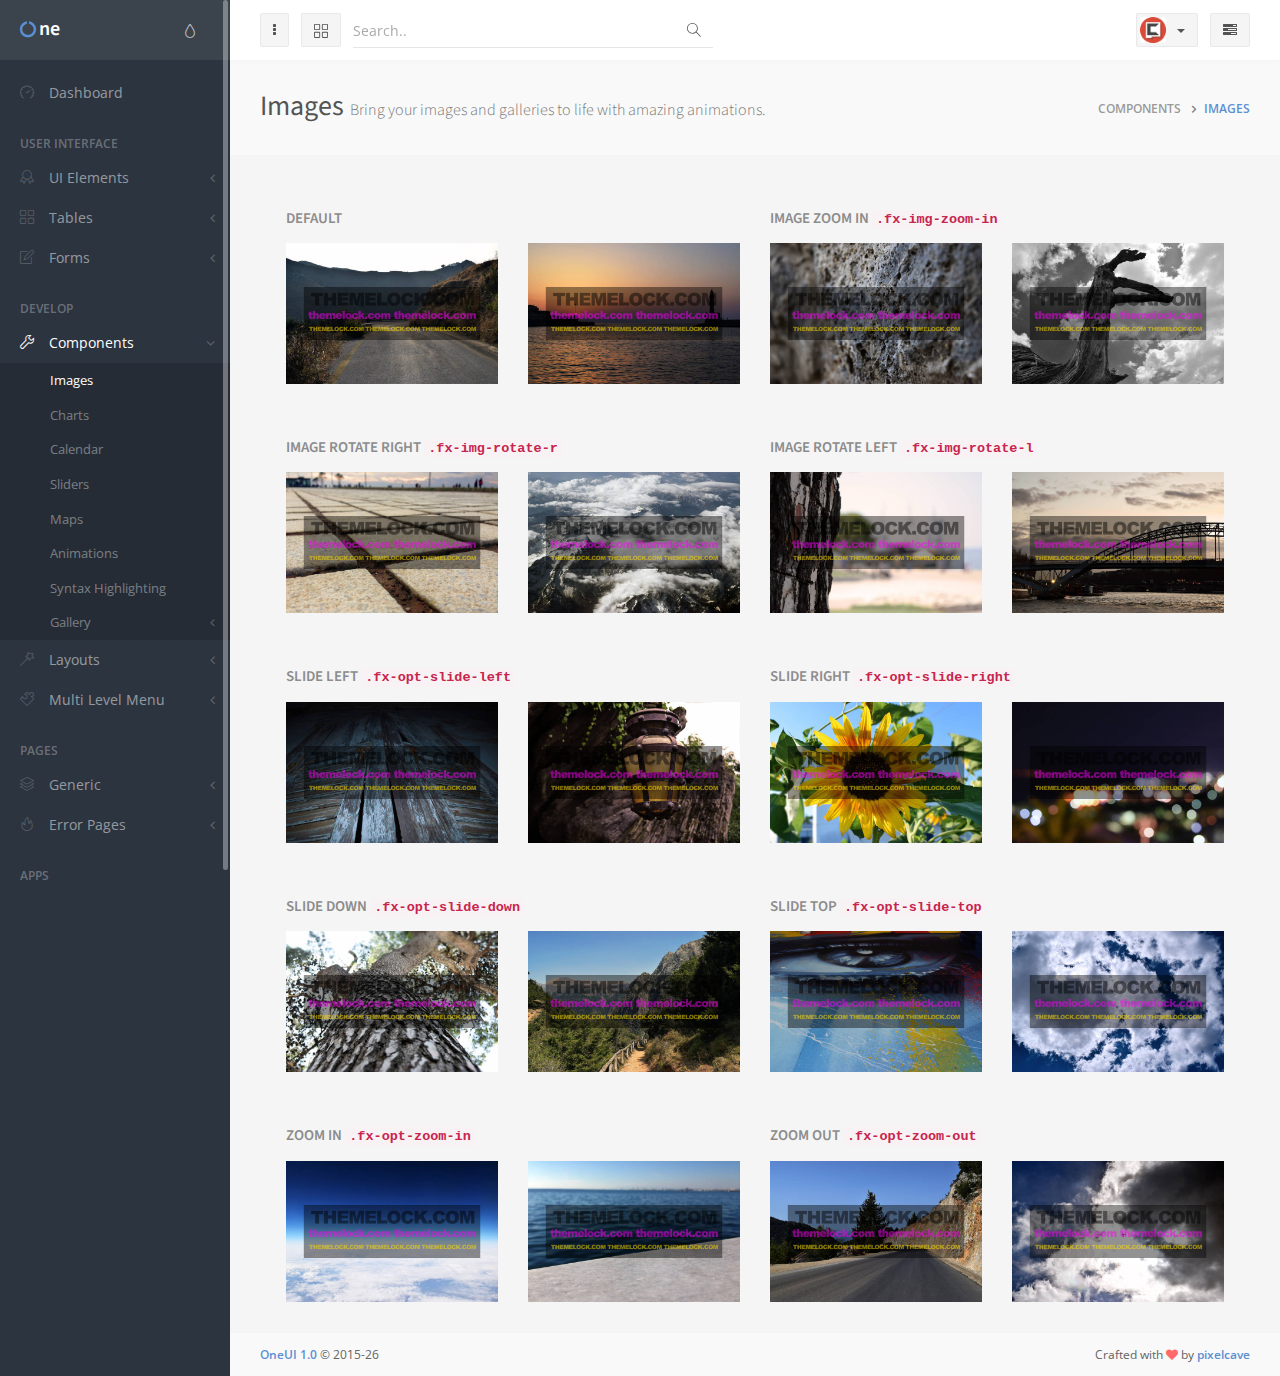
<file: PavlikeCMS/AdminTheme/base_comp_images.html>
<!DOCTYPE html>
<!--[if IE 9]>         <html class="ie9 no-focus"> <![endif]-->
<!--[if gt IE 9]><!--> <html class="no-focus"> <!--<![endif]-->
    <head>
        <meta charset="utf-8">

        <title>OneUI - shared on themelock.com</title>

        <meta name="description" content="OneUI - Admin Dashboard Template & UI Framework created by pixelcave and published on Themeforest">
        <meta name="author" content="pixelcave">
        <meta name="robots" content="noindex, nofollow">
        <meta name="viewport" content="width=device-width,initial-scale=1,maximum-scale=1.0">

        <!-- Icons -->
        <!-- The following icons can be replaced with your own, they are used by desktop and mobile browsers -->
        <link rel="shortcut icon" href="assets/img/favicons/favicon.png">

        <link rel="icon" type="image/png" href="assets/img/favicons/favicon-16x16.png" sizes="16x16">
        <link rel="icon" type="image/png" href="assets/img/favicons/favicon-32x32.png" sizes="32x32">
        <link rel="icon" type="image/png" href="assets/img/favicons/favicon-96x96.png" sizes="96x96">
        <link rel="icon" type="image/png" href="assets/img/favicons/favicon-160x160.png" sizes="160x160">
        <link rel="icon" type="image/png" href="assets/img/favicons/favicon-192x192.png" sizes="192x192">

        <link rel="apple-touch-icon" sizes="57x57" href="assets/img/favicons/apple-touch-icon-57x57.png">
        <link rel="apple-touch-icon" sizes="60x60" href="assets/img/favicons/apple-touch-icon-60x60.png">
        <link rel="apple-touch-icon" sizes="72x72" href="assets/img/favicons/apple-touch-icon-72x72.png">
        <link rel="apple-touch-icon" sizes="76x76" href="assets/img/favicons/apple-touch-icon-76x76.png">
        <link rel="apple-touch-icon" sizes="114x114" href="assets/img/favicons/apple-touch-icon-114x114.png">
        <link rel="apple-touch-icon" sizes="120x120" href="assets/img/favicons/apple-touch-icon-120x120.png">
        <link rel="apple-touch-icon" sizes="144x144" href="assets/img/favicons/apple-touch-icon-144x144.png">
        <link rel="apple-touch-icon" sizes="152x152" href="assets/img/favicons/apple-touch-icon-152x152.png">
        <link rel="apple-touch-icon" sizes="180x180" href="assets/img/favicons/apple-touch-icon-180x180.png">
        <!-- END Icons -->

        <!-- Stylesheets -->
        <!-- Web fonts -->
        <link rel="stylesheet" href="http://fonts.googleapis.com/css?family=Source+Sans+Pro:300,400,400italic,600,700%7COpen+Sans:300,400,400italic,600,700">

        <!-- OneUI CSS framework -->
        <link rel="stylesheet" id="css-main" href="assets/css/oneui.css">

        <!-- You can include a specific file from css/themes/ folder to alter the default color theme of the template. eg: -->
        <!-- <link rel="stylesheet" id="css-theme" href="assets/css/themes/flat.min.css"> -->
        <!-- END Stylesheets -->
    </head>
    <body>
        <!-- Page Container -->
        <!--
            Available Classes:

            'sidebar-l'                  Left Sidebar and right Side Overlay
            'sidebar-r'                  Right Sidebar and left Side Overlay
            'sidebar-mini'               Mini hoverable Sidebar (> 991px)
            'sidebar-o'                  Visible Sidebar by default (> 991px)
            'sidebar-o-xs'               Visible Sidebar by default (< 992px)

            'side-overlay-hover'         Hoverable Side Overlay (> 991px)
            'side-overlay-o'             Visible Side Overlay by default (> 991px)

            'side-scroll'                Enables custom scrolling on Sidebar and Side Overlay instead of native scrolling (> 991px)

            'header-navbar-fixed'        Enables fixed header
        -->
        <div id="page-container" class="sidebar-l sidebar-o side-scroll header-navbar-fixed">
            <!-- Side Overlay-->
            <aside id="side-overlay">
                <!-- Side Overlay Scroll Container -->
                <div id="side-overlay-scroll">
                    <!-- Side Header -->
                    <div class="side-header side-content">
                        <!-- Layout API, functionality initialized in App() -> uiLayoutApi() -->
                        <button class="btn btn-default pull-right" type="button" data-toggle="layout" data-action="side_overlay_close">
                            <i class="fa fa-times"></i>
                        </button>
                        <span>
                            <img class="img-avatar img-avatar32" src="assets/img/avatars/avatar10.jpg" alt="">
                            <span class="font-w600 push-10-l">Adam Hall</span>
                        </span>
                    </div>
                    <!-- END Side Header -->

                    <!-- Side Content -->
                    <div class="side-content remove-padding-t">
                        <!-- Notifications -->
                        <div class="block pull-r-l">
                            <div class="block-header bg-gray-lighter">
                                <ul class="block-options">
                                    <li>
                                        <button type="button" data-toggle="block-option" data-action="refresh_toggle" data-action-mode="demo"><i class="si si-refresh"></i></button>
                                    </li>
                                    <li>
                                        <button type="button" data-toggle="block-option" data-action="content_toggle"></button>
                                    </li>
                                </ul>
                                <h3 class="block-title">Recent Activity</h3>
                            </div>
                            <div class="block-content">
                                <!-- Activity List -->
                                <ul class="list list-activity">
                                    <li>
                                        <i class="si si-wallet text-success"></i>
                                        <div class="font-w600">New sale ($15)</div>
                                        <div><a href="javascript:void(0)">Admin Template</a></div>
                                        <div><small class="text-muted">3 min ago</small></div>
                                    </li>
                                    <li>
                                        <i class="si si-pencil text-info"></i>
                                        <div class="font-w600">You edited the file</div>
                                        <div><a href="javascript:void(0)"><i class="fa fa-file-text-o"></i> Documentation.doc</a></div>
                                        <div><small class="text-muted">15 min ago</small></div>
                                    </li>
                                    <li>
                                        <i class="si si-close text-danger"></i>
                                        <div class="font-w600">Project deleted</div>
                                        <div><a href="javascript:void(0)">Line Icon Set</a></div>
                                        <div><small class="text-muted">4 hours ago</small></div>
                                    </li>
                                    <li>
                                        <i class="si si-wrench text-warning"></i>
                                        <div class="font-w600">Core v2.5 is available</div>
                                        <div><a href="javascript:void(0)">Update now</a></div>
                                        <div><small class="text-muted">6 hours ago</small></div>
                                    </li>
                                </ul>
                                <div class="text-center">
                                    <small><a href="javascript:void(0)">Load More..</a></small>
                                </div>
                                <!-- END Activity List -->
                            </div>
                        </div>
                        <!-- END Notifications -->

                        <!-- Online Friends -->
                        <div class="block pull-r-l">
                            <div class="block-header bg-gray-lighter">
                                <ul class="block-options">
                                    <li>
                                        <button type="button" data-toggle="block-option" data-action="refresh_toggle" data-action-mode="demo"><i class="si si-refresh"></i></button>
                                    </li>
                                    <li>
                                        <button type="button" data-toggle="block-option" data-action="content_toggle"></button>
                                    </li>
                                </ul>
                                <h3 class="block-title">Online Friends</h3>
                            </div>
                            <div class="block-content block-content-full">
                                <!-- Users Navigation -->
                                <ul class="nav-users">
                                    <li>
                                        <a href="base_pages_profile.html">
                                            <img class="img-avatar" src="assets/img/avatars/avatar7.jpg" alt="">
                                            <i class="fa fa-circle text-success"></i> Ann Parker
                                            <div class="font-w400 text-muted"><small>Copywriter</small></div>
                                        </a>
                                    </li>
                                    <li>
                                        <a href="base_pages_profile.html">
                                            <img class="img-avatar" src="assets/img/avatars/avatar9.jpg" alt="">
                                            <i class="fa fa-circle text-success"></i> Jeremy Fuller
                                            <div class="font-w400 text-muted"><small>Web Developer</small></div>
                                        </a>
                                    </li>
                                    <li>
                                        <a href="base_pages_profile.html">
                                            <img class="img-avatar" src="assets/img/avatars/avatar7.jpg" alt="">
                                            <i class="fa fa-circle text-success"></i> Sara Holland
                                            <div class="font-w400 text-muted"><small>Web Designer</small></div>
                                        </a>
                                    </li>
                                    <li>
                                        <a href="base_pages_profile.html">
                                            <img class="img-avatar" src="assets/img/avatars/avatar2.jpg" alt="">
                                            <i class="fa fa-circle text-warning"></i> Julia Cole
                                            <div class="font-w400 text-muted"><small>Photographer</small></div>
                                        </a>
                                    </li>
                                    <li>
                                        <a href="base_pages_profile.html">
                                            <img class="img-avatar" src="assets/img/avatars/avatar10.jpg" alt="">
                                            <i class="fa fa-circle text-warning"></i> Donald Barnes
                                            <div class="font-w400 text-muted"><small>Graphic Designer</small></div>
                                        </a>
                                    </li>
                                </ul>
                                <!-- END Users Navigation -->
                            </div>
                        </div>
                        <!-- END Online Friends -->

                        <!-- Quick Settings -->
                        <div class="block pull-r-l">
                            <div class="block-header bg-gray-lighter">
                                <ul class="block-options">
                                    <li>
                                        <button type="button" data-toggle="block-option" data-action="content_toggle"></button>
                                    </li>
                                </ul>
                                <h3 class="block-title">Quick Settings</h3>
                            </div>
                            <div class="block-content">
                                <!-- Quick Settings Form -->
                                <form class="form-bordered" action="index.html" method="post" onsubmit="return false;">
                                    <div class="form-group">
                                        <div class="row">
                                            <div class="col-xs-8">
                                                <div class="font-s13 font-w600">Online Status</div>
                                                <div class="font-s13 font-w400 text-muted">Show your status to all</div>
                                            </div>
                                            <div class="col-xs-4 text-right">
                                                <label class="css-input switch switch-sm switch-primary push-10-t">
                                                    <input type="checkbox"><span></span>
                                                </label>
                                            </div>
                                        </div>
                                    </div>
                                    <div class="form-group">
                                        <div class="row">
                                            <div class="col-xs-8">
                                                <div class="font-s13 font-w600">Auto Updates</div>
                                                <div class="font-s13 font-w400 text-muted">Keep up to date</div>
                                            </div>
                                            <div class="col-xs-4 text-right">
                                                <label class="css-input switch switch-sm switch-primary push-10-t">
                                                    <input type="checkbox"><span></span>
                                                </label>
                                            </div>
                                        </div>
                                    </div>
                                    <div class="form-group">
                                        <div class="row">
                                            <div class="col-xs-8">
                                                <div class="font-s13 font-w600">Notifications</div>
                                                <div class="font-s13 font-w400 text-muted">Do you need them?</div>
                                            </div>
                                            <div class="col-xs-4 text-right">
                                                <label class="css-input switch switch-sm switch-primary push-10-t">
                                                    <input type="checkbox" checked><span></span>
                                                </label>
                                            </div>
                                        </div>
                                    </div>
                                    <div class="form-group">
                                        <div class="row">
                                            <div class="col-xs-8">
                                                <div class="font-s13 font-w600">API Access</div>
                                                <div class="font-s13 font-w400 text-muted">Enable/Disable access</div>
                                            </div>
                                            <div class="col-xs-4 text-right">
                                                <label class="css-input switch switch-sm switch-primary push-10-t">
                                                    <input type="checkbox" checked><span></span>
                                                </label>
                                            </div>
                                        </div>
                                    </div>
                                </form>
                                <!-- END Quick Settings Form -->
                            </div>
                        </div>
                        <!-- END Quick Settings -->
                    </div>
                    <!-- END Side Content -->
                </div>
                <!-- END Side Overlay Scroll Container -->
            </aside>
            <!-- END Side Overlay -->

            <!-- Sidebar -->
            <nav id="sidebar">
                <!-- Sidebar Scroll Container -->
                <div id="sidebar-scroll">
                    <!-- Sidebar Content -->
                    <!-- Adding .sidebar-mini-hide to an element will hide it when the sidebar is in mini mode -->
                    <div class="sidebar-content">
                        <!-- Side Header -->
                        <div class="side-header side-content bg-white-op">
                            <!-- Layout API, functionality initialized in App() -> uiLayoutApi() -->
                            <button class="btn btn-link text-gray pull-right hidden-md hidden-lg" type="button" data-toggle="layout" data-action="sidebar_close">
                                <i class="fa fa-times"></i>
                            </button>
                            <!-- Themes functionality initialized in App() -> uiHandleTheme() -->
                            <div class="btn-group pull-right">
                                <button class="btn btn-link text-gray dropdown-toggle" data-toggle="dropdown" type="button">
                                    <i class="si si-drop"></i>
                                </button>
                                <ul class="dropdown-menu dropdown-menu-right font-s13 sidebar-mini-hide">
                                    <li>
                                        <a data-toggle="theme" data-theme="default" tabindex="-1" href="javascript:void(0)">
                                            <i class="fa fa-circle text-default pull-right"></i> <span class="font-w600">Default</span>
                                        </a>
                                    </li>
                                    <li>
                                        <a data-toggle="theme" data-theme="assets/css/themes/amethyst.min.css" tabindex="-1" href="javascript:void(0)">
                                            <i class="fa fa-circle text-amethyst pull-right"></i> <span class="font-w600">Amethyst</span>
                                        </a>
                                    </li>
                                    <li>
                                        <a data-toggle="theme" data-theme="assets/css/themes/city.min.css" tabindex="-1" href="javascript:void(0)">
                                            <i class="fa fa-circle text-city pull-right"></i> <span class="font-w600">City</span>
                                        </a>
                                    </li>
                                    <li>
                                        <a data-toggle="theme" data-theme="assets/css/themes/flat.min.css" tabindex="-1" href="javascript:void(0)">
                                            <i class="fa fa-circle text-flat pull-right"></i> <span class="font-w600">Flat</span>
                                        </a>
                                    </li>
                                    <li>
                                        <a data-toggle="theme" data-theme="assets/css/themes/modern.min.css" tabindex="-1" href="javascript:void(0)">
                                            <i class="fa fa-circle text-modern pull-right"></i> <span class="font-w600">Modern</span>
                                        </a>
                                    </li>
                                    <li>
                                        <a data-toggle="theme" data-theme="assets/css/themes/smooth.min.css" tabindex="-1" href="javascript:void(0)">
                                            <i class="fa fa-circle text-smooth pull-right"></i> <span class="font-w600">Smooth</span>
                                        </a>
                                    </li>
                                </ul>
                            </div>
                            <a class="h5 text-white" href="index.html">
                                <i class="fa fa-circle-o-notch text-primary"></i> <span class="h4 font-w600 sidebar-mini-hide">ne</span>
                            </a>
                        </div>
                        <!-- END Side Header -->

                        <!-- Side Content -->
                        <div class="side-content">
                            <ul class="nav-main">
                                <li>
                                    <a href="index.html"><i class="si si-speedometer"></i><span class="sidebar-mini-hide">Dashboard</span></a>
                                </li>
                                <li class="nav-main-heading"><span class="sidebar-mini-hide">User Interface</span></li>
                                <li>
                                    <a class="nav-submenu" data-toggle="nav-submenu" href="#"><i class="si si-badge"></i><span class="sidebar-mini-hide">UI Elements</span></a>
                                    <ul>
                                        <li>
                                            <a href="base_ui_widgets.html">Widgets</a>
                                        </li>
                                        <li>
                                            <a class="nav-submenu" data-toggle="nav-submenu" href="#">Blocks</a>
                                            <ul>
                                                <li>
                                                    <a href="base_ui_blocks.html">Styles</a>
                                                </li>
                                                <li>
                                                    <a href="base_ui_blocks_api.html">Blocks API</a>
                                                </li>
                                                <li>
                                                    <a href="base_ui_blocks_draggable.html">Draggable</a>
                                                </li>
                                            </ul>
                                        </li>
                                        <li>
                                            <a href="base_ui_grid.html">Grid</a>
                                        </li>
                                        <li>
                                            <a href="base_ui_typography.html">Typography</a>
                                        </li>
                                        <li>
                                            <a href="base_ui_icons.html">Icons</a>
                                        </li>
                                        <li>
                                            <a href="base_ui_buttons.html">Buttons</a>
                                        </li>
                                        <li>
                                            <a href="base_ui_activity.html">Activity</a>
                                        </li>
                                        <li>
                                            <a href="base_ui_tabs.html">Tabs</a>
                                        </li>
                                        <li>
                                            <a href="base_ui_tiles.html">Tiles</a>
                                        </li>
                                        <li>
                                            <a href="base_ui_timeline.html">Timeline</a>
                                        </li>
                                        <li>
                                            <a href="base_ui_navigation.html">Navigation</a>
                                        </li>
                                        <li>
                                            <a href="base_ui_modals_tooltips.html">Modals &amp; Tooltips</a>
                                        </li>
                                        <li>
                                            <a href="base_ui_color_themes.html">Color Themes</a>
                                        </li>
                                    </ul>
                                </li>
                                <li>
                                    <a class="nav-submenu" data-toggle="nav-submenu" href="#"><i class="si si-grid"></i><span class="sidebar-mini-hide">Tables</span></a>
                                    <ul>
                                        <li>
                                            <a href="base_tables_styles.html">Styles</a>
                                        </li>
                                        <li>
                                            <a href="base_tables_responsive.html">Responsive</a>
                                        </li>
                                        <li>
                                            <a href="base_tables_tools.html">Tools</a>
                                        </li>
                                        <li>
                                            <a href="base_tables_pricing.html">Pricing</a>
                                        </li>
                                        <li>
                                            <a href="base_tables_datatables.html">DataTables</a>
                                        </li>
                                    </ul>
                                </li>
                                <li>
                                    <a class="nav-submenu" data-toggle="nav-submenu" href="#"><i class="si si-note"></i><span class="sidebar-mini-hide">Forms</span></a>
                                    <ul>
                                        <li>
                                            <a href="base_forms_premade.html">Pre-made</a>
                                        </li>
                                        <li>
                                            <a href="base_forms_elements.html">Elements</a>
                                        </li>
                                        <li>
                                            <a href="base_forms_pickers_more.html">Pickers &amp; More</a>
                                        </li>
                                        <li>
                                            <a href="base_forms_editors.html">Text Editors</a>
                                        </li>
                                        <li>
                                            <a href="base_forms_validation.html">Validation</a>
                                        </li>
                                        <li>
                                            <a href="base_forms_wizard.html">Wizard</a>
                                        </li>
                                    </ul>
                                </li>
                                <li class="nav-main-heading"><span class="sidebar-mini-hide">Develop</span></li>
                                <li class="open">
                                    <a class="nav-submenu" data-toggle="nav-submenu" href="#"><i class="si si-wrench"></i><span class="sidebar-mini-hide">Components</span></a>
                                    <ul>
                                        <li>
                                            <a class="active" href="base_comp_images.html">Images</a>
                                        </li>
                                        <li>
                                            <a href="base_comp_charts.html">Charts</a>
                                        </li>
                                        <li>
                                            <a href="base_comp_calendar.html">Calendar</a>
                                        </li>
                                        <li>
                                            <a href="base_comp_sliders.html">Sliders</a>
                                        </li>
                                        <li>
                                            <a href="base_comp_maps.html">Maps</a>
                                        </li>
                                        <li>
                                            <a href="base_comp_animations.html">Animations</a>
                                        </li>
                                        <li>
                                            <a href="base_comp_syntax_highlighting.html">Syntax Highlighting</a>
                                        </li>
                                        <li>
                                            <a class="nav-submenu" data-toggle="nav-submenu" href="#">Gallery</a>
                                            <ul>
                                                <li>
                                                    <a href="base_comp_gallery_simple.html">Simple</a>
                                                </li>
                                                <li>
                                                    <a href="base_comp_gallery_advanced.html">Advanced</a>
                                                </li>
                                            </ul>
                                        </li>
                                    </ul>
                                </li>
                                <li>
                                    <a class="nav-submenu" data-toggle="nav-submenu" href="#"><i class="si si-magic-wand"></i><span class="sidebar-mini-hide">Layouts</span></a>
                                    <ul>
                                        <li>
                                            <a href="base_layouts_api.html">Layout API</a>
                                        </li>
                                        <li>
                                            <a href="base_layouts_default.html">Default</a>
                                        </li>
                                        <li>
                                            <a href="base_layouts_default_flipped.html">Default Flipped</a>
                                        </li>
                                        <li>
                                            <a href="base_layouts_header_static.html">Static Header</a>
                                        </li>
                                        <li>
                                            <a href="base_layouts_sidebar_mini_hoverable.html">Mini Sidebar (Hoverable)</a>
                                        </li>
                                        <li>
                                            <a href="base_layouts_side_overlay_hoverable.html">Side Overlay (Hoverable)</a>
                                        </li>
                                        <li>
                                            <a href="base_layouts_side_overlay_open.html">Side Overlay (Open)</a>
                                        </li>
                                        <li>
                                            <a href="base_layouts_side_native_scrolling.html">Side Native Scrolling</a>
                                        </li>
                                        <li>
                                            <a href="base_layouts_sidebar_hidden.html">Hidden Sidebar</a>
                                        </li>
                                    </ul>
                                </li>
                                <li>
                                    <a class="nav-submenu" data-toggle="nav-submenu" href="#"><i class="si si-puzzle"></i><span class="sidebar-mini-hide">Multi Level Menu</span></a>
                                    <ul>
                                        <li>
                                            <a href="#">Link 1-1</a>
                                        </li>
                                        <li>
                                            <a href="#">Link 1-2</a>
                                        </li>
                                        <li>
                                            <a class="nav-submenu" data-toggle="nav-submenu" href="#">Sub Level 2</a>
                                            <ul>
                                                <li>
                                                    <a href="#">Link 2-1</a>
                                                </li>
                                                <li>
                                                    <a href="#">Link 2-2</a>
                                                </li>
                                                <li>
                                                    <a class="nav-submenu" data-toggle="nav-submenu" href="#">Sub Level 3</a>
                                                    <ul>
                                                        <li>
                                                            <a href="#">Link 3-1</a>
                                                        </li>
                                                        <li>
                                                            <a href="#">Link 3-2</a>
                                                        </li>
                                                        <li>
                                                            <a class="nav-submenu" data-toggle="nav-submenu" href="#">Sub Level 4</a>
                                                            <ul>
                                                                <li>
                                                                    <a href="#">Link 4-1</a>
                                                                </li>
                                                                <li>
                                                                    <a href="#">Link 4-2</a>
                                                                </li>
                                                                <li>
                                                                    <a class="nav-submenu" data-toggle="nav-submenu" href="#">Sub Level 5</a>
                                                                    <ul>
                                                                        <li>
                                                                            <a href="#">Link 5-1</a>
                                                                        </li>
                                                                        <li>
                                                                            <a href="#">Link 5-2</a>
                                                                        </li>
                                                                        <li>
                                                                            <a class="nav-submenu" data-toggle="nav-submenu" href="#">Sub Level 6</a>
                                                                            <ul>
                                                                                <li>
                                                                                    <a href="#">Link 6-1</a>
                                                                                </li>
                                                                                <li>
                                                                                    <a href="#">Link 6-2</a>
                                                                                </li>
                                                                            </ul>
                                                                        </li>
                                                                    </ul>
                                                                </li>
                                                            </ul>
                                                        </li>
                                                    </ul>
                                                </li>
                                            </ul>
                                        </li>
                                    </ul>
                                </li>
                                <li class="nav-main-heading"><span class="sidebar-mini-hide">Pages</span></li>
                                <li>
                                    <a class="nav-submenu" data-toggle="nav-submenu" href="#"><i class="si si-layers"></i><span class="sidebar-mini-hide">Generic</span></a>
                                    <ul>
                                        <li>
                                            <a href="base_pages_blank.html">Blank</a>
                                        </li>
                                        <li>
                                            <a href="base_pages_profile.html">User Profile</a>
                                        </li>
                                        <li>
                                            <a href="base_pages_search.html">Search Results</a>
                                        </li>
                                        <li>
                                            <a href="base_pages_invoice.html">Invoice</a>
                                        </li>
                                        <li>
                                            <a href="base_pages_faq.html">FAQ</a>
                                        </li>
                                        <li>
                                            <a href="base_pages_inbox.html">Inbox</a>
                                        </li>
                                        <li>
                                            <a href="base_pages_login.html">Log In</a>
                                        </li>
                                        <li>
                                            <a href="base_pages_register.html">Register</a>
                                        </li>
                                        <li>
                                            <a href="base_pages_lock.html">Lock Screen</a>
                                        </li>
                                        <li>
                                            <a href="base_pages_reminder.html">Password Reminder</a>
                                        </li>
                                        <li>
                                            <a href="base_pages_coming_soon.html">Coming Soon</a>
                                        </li>
                                    </ul>
                                </li>
                                <li>
                                    <a class="nav-submenu" data-toggle="nav-submenu" href="#"><i class="si si-fire"></i><span class="sidebar-mini-hide">Error Pages</span></a>
                                    <ul>
                                        <li>
                                            <a href="base_pages_400.html">400</a>
                                        </li>
                                        <li>
                                            <a href="base_pages_401.html">401</a>
                                        </li>
                                        <li>
                                            <a href="base_pages_403.html">403</a>
                                        </li>
                                        <li>
                                            <a href="base_pages_404.html">404</a>
                                        </li>
                                        <li>
                                            <a href="base_pages_500.html">500</a>
                                        </li>
                                        <li>
                                            <a href="base_pages_503.html">503</a>
                                        </li>
                                    </ul>
                                </li>
                                <li class="nav-main-heading"><span class="sidebar-mini-hide">Apps</span></li>
                                <li>
                                    <a href="frontend_home.html"><i class="si si-rocket"></i><span class="sidebar-mini-hide">Frontend</span></a>
                                </li>
                            </ul>
                        </div>
                        <!-- END Side Content -->
                    </div>
                    <!-- Sidebar Content -->
                </div>
                <!-- END Sidebar Scroll Container -->
            </nav>
            <!-- END Sidebar -->

            <!-- Header -->
            <header id="header-navbar" class="content-mini content-mini-full">
                <!-- Header Navigation Right -->
                <ul class="nav-header pull-right">
                    <li>
                        <div class="btn-group">
                            <button class="btn btn-default btn-image dropdown-toggle" data-toggle="dropdown" type="button">
                                <img src="assets/img/avatars/avatar10.jpg" alt="Avatar">
                                <span class="caret"></span>
                            </button>
                            <ul class="dropdown-menu dropdown-menu-right">
                                <li class="dropdown-header">Profile</li>
                                <li>
                                    <a tabindex="-1" href="base_pages_inbox.html">
                                        <i class="si si-envelope-open pull-right"></i>
                                        <span class="badge badge-primary pull-right">3</span>Inbox
                                    </a>
                                </li>
                                <li>
                                    <a tabindex="-1" href="base_pages_profile.html">
                                        <i class="si si-user pull-right"></i>
                                        <span class="badge badge-success pull-right">1</span>Profile
                                    </a>
                                </li>
                                <li>
                                    <a tabindex="-1" href="javascript:void(0)">
                                        <i class="si si-settings pull-right"></i>Settings
                                    </a>
                                </li>
                                <li class="divider"></li>
                                <li class="dropdown-header">Actions</li>
                                <li>
                                    <a tabindex="-1" href="base_pages_lock.html">
                                        <i class="si si-lock pull-right"></i>Lock Account
                                    </a>
                                </li>
                                <li>
                                    <a tabindex="-1" href="base_pages_login.html">
                                        <i class="si si-logout pull-right"></i>Log out
                                    </a>
                                </li>
                            </ul>
                        </div>
                    </li>
                    <li>
                        <!-- Layout API, functionality initialized in App() -> uiLayoutApi() -->
                        <button class="btn btn-default" data-toggle="layout" data-action="side_overlay_toggle" type="button">
                            <i class="fa fa-tasks"></i>
                        </button>
                    </li>
                </ul>
                <!-- END Header Navigation Right -->

                <!-- Header Navigation Left -->
                <ul class="nav-header pull-left">
                    <li class="hidden-md hidden-lg">
                        <!-- Layout API, functionality initialized in App() -> uiLayoutApi() -->
                        <button class="btn btn-default" data-toggle="layout" data-action="sidebar_toggle" type="button">
                            <i class="fa fa-navicon"></i>
                        </button>
                    </li>
                    <li class="hidden-xs hidden-sm">
                        <!-- Layout API, functionality initialized in App() -> uiLayoutApi() -->
                        <button class="btn btn-default" data-toggle="layout" data-action="sidebar_mini_toggle" type="button">
                            <i class="fa fa-ellipsis-v"></i>
                        </button>
                    </li>
                    <li>
                        <!-- Opens the Apps modal found at the bottom of the page, before including JS code -->
                        <button class="btn btn-default pull-right" data-toggle="modal" data-target="#apps-modal" type="button">
                            <i class="si si-grid"></i>
                        </button>
                    </li>
                    <li class="visible-xs">
                        <!-- Toggle class helper (for .js-header-search below), functionality initialized in App() -> uiToggleClass() -->
                        <button class="btn btn-default" data-toggle="class-toggle" data-target=".js-header-search" data-class="header-search-xs-visible" type="button">
                            <i class="fa fa-search"></i>
                        </button>
                    </li>
                    <li class="js-header-search header-search">
                        <form class="form-horizontal" action="base_pages_search.html" method="post">
                            <div class="form-material form-material-primary input-group remove-margin-t remove-margin-b">
                                <input class="form-control" type="text" id="base-material-text" name="base-material-text" placeholder="Search..">
                                <span class="input-group-addon"><i class="si si-magnifier"></i></span>
                            </div>
                        </form>
                    </li>
                </ul>
                <!-- END Header Navigation Left -->
            </header>
            <!-- END Header -->

            <!-- Main Container -->
            <main id="main-container">
                <!-- Page Header -->
                <div class="content bg-gray-lighter">
                    <div class="row items-push">
                        <div class="col-sm-7">
                            <h1 class="page-heading">
                                Images <small>Bring your images and galleries to life with amazing animations.</small>
                            </h1>
                        </div>
                        <div class="col-sm-5 text-right hidden-xs">
                            <ol class="breadcrumb push-10-t">
                                <li>Components</li>
                                <li><a class="link-effect" href="">Images</a></li>
                            </ol>
                        </div>
                    </div>
                </div>
                <!-- END Page Header -->

                <!-- Page Content -->
                <div class="content content-narrow">
                    <div class="row">
                        <div class="col-md-6">
                            <!-- Default -->
                            <h2 class="content-heading">Default</h2>
                            <div class="row items-push">
                                <div class="col-lg-6 animated fadeIn">
                                    <div class="img-container">
                                        <img class="img-responsive" src="assets/img/photos/photo1.jpg" alt="">
                                        <div class="img-options">
                                            <div class="img-options-content">
                                                <h3 class="font-w400 text-white push-5">Image Caption</h3>
                                                <h4 class="h6 font-w400 text-white-op push-15">Some Extra Info</h4>
                                                <a class="btn btn-sm btn-default" href="javascript:void(0)"><i class="fa fa-pencil"></i> Edit</a>
                                                <a class="btn btn-sm btn-default" href="javascript:void(0)"><i class="fa fa-times"></i> Delete</a>
                                            </div>
                                        </div>
                                    </div>
                                </div>
                                <div class="col-lg-6 animated fadeIn">
                                    <div class="img-container">
                                        <img class="img-responsive" src="assets/img/photos/photo2.jpg" alt="">
                                        <div class="img-options">
                                            <div class="img-options-content">
                                                <h3 class="font-w400 text-white push-5">Image Caption</h3>
                                                <h4 class="h6 font-w400 text-white-op push-15">Some Extra Info</h4>
                                                <a class="btn btn-sm btn-default" href="javascript:void(0)"><i class="fa fa-pencil"></i> Edit</a>
                                                <a class="btn btn-sm btn-default" href="javascript:void(0)"><i class="fa fa-times"></i> Delete</a>
                                            </div>
                                        </div>
                                    </div>
                                </div>
                            </div>
                            <!-- END Default -->
                        </div>
                        <div class="col-md-6">
                            <!-- Image Zoom In -->
                            <h2 class="content-heading">Image Zoom In <code class="text-lowercase">.fx-img-zoom-in</code></h2>
                            <div class="row items-push">
                                <div class="col-lg-6 animated fadeIn">
                                    <div class="img-container fx-img-zoom-in">
                                        <img class="img-responsive" src="assets/img/photos/photo3.jpg" alt="">
                                        <div class="img-options">
                                            <div class="img-options-content">
                                                <h3 class="font-w400 text-white push-5">Image Caption</h3>
                                                <h4 class="h6 font-w400 text-white-op push-15">Some Extra Info</h4>
                                                <a class="btn btn-sm btn-default" href="javascript:void(0)"><i class="fa fa-pencil"></i> Edit</a>
                                                <a class="btn btn-sm btn-default" href="javascript:void(0)"><i class="fa fa-times"></i> Delete</a>
                                            </div>
                                        </div>
                                    </div>
                                </div>
                                <div class="col-lg-6 animated fadeIn">
                                    <div class="img-container fx-img-zoom-in">
                                        <img class="img-responsive" src="assets/img/photos/photo4.jpg" alt="">
                                        <div class="img-options">
                                            <div class="img-options-content">
                                                <h3 class="font-w400 text-white push-5">Image Caption</h3>
                                                <h4 class="h6 font-w400 text-white-op push-15">Some Extra Info</h4>
                                                <a class="btn btn-sm btn-default" href="javascript:void(0)"><i class="fa fa-pencil"></i> Edit</a>
                                                <a class="btn btn-sm btn-default" href="javascript:void(0)"><i class="fa fa-times"></i> Delete</a>
                                            </div>
                                        </div>
                                    </div>
                                </div>
                            </div>
                            <!-- END Image Zoom In -->
                        </div>
                        <div class="col-md-6">
                            <!-- Image Rotate Right -->
                            <h2 class="content-heading">Image Rotate Right <code class="text-lowercase">.fx-img-rotate-r</code></h2>
                            <div class="row items-push">
                                <div class="col-lg-6 animated fadeIn">
                                    <div class="img-container fx-img-rotate-r">
                                        <img class="img-responsive" src="assets/img/photos/photo5.jpg" alt="">
                                        <div class="img-options">
                                            <div class="img-options-content">
                                                <h3 class="font-w400 text-white push-5">Image Caption</h3>
                                                <h4 class="h6 font-w400 text-white-op push-15">Some Extra Info</h4>
                                                <a class="btn btn-sm btn-default" href="javascript:void(0)"><i class="fa fa-pencil"></i> Edit</a>
                                                <a class="btn btn-sm btn-default" href="javascript:void(0)"><i class="fa fa-times"></i> Delete</a>
                                            </div>
                                        </div>
                                    </div>
                                </div>
                                <div class="col-lg-6 animated fadeIn">
                                    <div class="img-container fx-img-rotate-r">
                                        <img class="img-responsive" src="assets/img/photos/photo6.jpg" alt="">
                                        <div class="img-options">
                                            <div class="img-options-content">
                                                <h3 class="font-w400 text-white push-5">Image Caption</h3>
                                                <h4 class="h6 font-w400 text-white-op push-15">Some Extra Info</h4>
                                                <a class="btn btn-sm btn-default" href="javascript:void(0)"><i class="fa fa-pencil"></i> Edit</a>
                                                <a class="btn btn-sm btn-default" href="javascript:void(0)"><i class="fa fa-times"></i> Delete</a>
                                            </div>
                                        </div>
                                    </div>
                                </div>
                            </div>
                            <!-- END Image Rotate Right -->
                        </div>
                        <div class="col-md-6">
                            <!-- Image Rotate Left -->
                            <h2 class="content-heading">Image Rotate Left <code class="text-lowercase">.fx-img-rotate-l</code></h2>
                            <div class="row items-push">
                                <div class="col-lg-6 animated fadeIn">
                                    <div class="img-container fx-img-rotate-l">
                                        <img class="img-responsive" src="assets/img/photos/photo7.jpg" alt="">
                                        <div class="img-options">
                                            <div class="img-options-content">
                                                <h3 class="font-w400 text-white push-5">Image Caption</h3>
                                                <h4 class="h6 font-w400 text-white-op push-15">Some Extra Info</h4>
                                                <a class="btn btn-sm btn-default" href="javascript:void(0)"><i class="fa fa-pencil"></i> Edit</a>
                                                <a class="btn btn-sm btn-default" href="javascript:void(0)"><i class="fa fa-times"></i> Delete</a>
                                            </div>
                                        </div>
                                    </div>
                                </div>
                                <div class="col-lg-6 animated fadeIn">
                                    <div class="img-container fx-img-rotate-l">
                                        <img class="img-responsive" src="assets/img/photos/photo8.jpg" alt="">
                                        <div class="img-options">
                                            <div class="img-options-content">
                                                <h3 class="font-w400 text-white push-5">Image Caption</h3>
                                                <h4 class="h6 font-w400 text-white-op push-15">Some Extra Info</h4>
                                                <a class="btn btn-sm btn-default" href="javascript:void(0)"><i class="fa fa-pencil"></i> Edit</a>
                                                <a class="btn btn-sm btn-default" href="javascript:void(0)"><i class="fa fa-times"></i> Delete</a>
                                            </div>
                                        </div>
                                    </div>
                                </div>
                            </div>
                            <!-- END Image Rotate Left -->
                        </div>
                        <div class="col-md-6">
                            <!-- Slide Left -->
                            <h2 class="content-heading">Slide Left <code class="text-lowercase">.fx-opt-slide-left</code></h2>
                            <div class="row items-push">
                                <div class="col-lg-6 animated fadeIn">
                                    <div class="img-container fx-img-zoom-in fx-opt-slide-left">
                                        <img class="img-responsive" src="assets/img/photos/photo9.jpg" alt="">
                                        <div class="img-options">
                                            <div class="img-options-content">
                                                <h3 class="font-w400 text-white push-5">Image Caption</h3>
                                                <h4 class="h6 font-w400 text-white-op push-15">Some Extra Info</h4>
                                                <a class="btn btn-sm btn-default" href="javascript:void(0)"><i class="fa fa-pencil"></i> Edit</a>
                                                <a class="btn btn-sm btn-default" href="javascript:void(0)"><i class="fa fa-times"></i> Delete</a>
                                            </div>
                                        </div>
                                    </div>
                                </div>
                                <div class="col-lg-6 animated fadeIn">
                                    <div class="img-container fx-img-zoom-in fx-opt-slide-left">
                                        <img class="img-responsive" src="assets/img/photos/photo10.jpg" alt="">
                                        <div class="img-options">
                                            <div class="img-options-content">
                                                <h3 class="font-w400 text-white push-5">Image Caption</h3>
                                                <h4 class="h6 font-w400 text-white-op push-15">Some Extra Info</h4>
                                                <a class="btn btn-sm btn-default" href="javascript:void(0)"><i class="fa fa-pencil"></i> Edit</a>
                                                <a class="btn btn-sm btn-default" href="javascript:void(0)"><i class="fa fa-times"></i> Delete</a>
                                            </div>
                                        </div>
                                    </div>
                                </div>
                            </div>
                            <!-- END Slide Left -->
                        </div>
                        <div class="col-md-6">
                            <!-- Slide Right -->
                            <h2 class="content-heading">Slide Right <code class="text-lowercase">.fx-opt-slide-right</code></h2>
                            <div class="row items-push">
                                <div class="col-lg-6 animated fadeIn">
                                    <div class="img-container fx-img-zoom-in fx-opt-slide-right">
                                        <img class="img-responsive" src="assets/img/photos/photo11.jpg" alt="">
                                        <div class="img-options">
                                            <div class="img-options-content">
                                                <h3 class="font-w400 text-white push-5">Image Caption</h3>
                                                <h4 class="h6 font-w400 text-white-op push-15">Some Extra Info</h4>
                                                <a class="btn btn-sm btn-default" href="javascript:void(0)"><i class="fa fa-pencil"></i> Edit</a>
                                                <a class="btn btn-sm btn-default" href="javascript:void(0)"><i class="fa fa-times"></i> Delete</a>
                                            </div>
                                        </div>
                                    </div>
                                </div>
                                <div class="col-lg-6 animated fadeIn">
                                    <div class="img-container fx-img-zoom-in fx-opt-slide-right">
                                        <img class="img-responsive" src="assets/img/photos/photo12.jpg" alt="">
                                        <div class="img-options">
                                            <div class="img-options-content">
                                                <h3 class="font-w400 text-white push-5">Image Caption</h3>
                                                <h4 class="h6 font-w400 text-white-op push-15">Some Extra Info</h4>
                                                <a class="btn btn-sm btn-default" href="javascript:void(0)"><i class="fa fa-pencil"></i> Edit</a>
                                                <a class="btn btn-sm btn-default" href="javascript:void(0)"><i class="fa fa-times"></i> Delete</a>
                                            </div>
                                        </div>
                                    </div>
                                </div>
                            </div>
                            <!-- END Slide Right -->
                        </div>
                        <div class="col-md-6">
                            <!-- Slide Down -->
                            <h2 class="content-heading">Slide Down <code class="text-lowercase">.fx-opt-slide-down</code></h2>
                            <div class="row items-push">
                                <div class="col-lg-6 animated fadeIn">
                                    <div class="img-container fx-img-zoom-in fx-opt-slide-down">
                                        <img class="img-responsive" src="assets/img/photos/photo13.jpg" alt="">
                                        <div class="img-options">
                                            <div class="img-options-content">
                                                <h3 class="font-w400 text-white push-5">Image Caption</h3>
                                                <h4 class="h6 font-w400 text-white-op push-15">Some Extra Info</h4>
                                                <a class="btn btn-sm btn-default" href="javascript:void(0)"><i class="fa fa-pencil"></i> Edit</a>
                                                <a class="btn btn-sm btn-default" href="javascript:void(0)"><i class="fa fa-times"></i> Delete</a>
                                            </div>
                                        </div>
                                    </div>
                                </div>
                                <div class="col-lg-6 animated fadeIn">
                                    <div class="img-container fx-img-zoom-in fx-opt-slide-down">
                                        <img class="img-responsive" src="assets/img/photos/photo14.jpg" alt="">
                                        <div class="img-options">
                                            <div class="img-options-content">
                                                <h3 class="font-w400 text-white push-5">Image Caption</h3>
                                                <h4 class="h6 font-w400 text-white-op push-15">Some Extra Info</h4>
                                                <a class="btn btn-sm btn-default" href="javascript:void(0)"><i class="fa fa-pencil"></i> Edit</a>
                                                <a class="btn btn-sm btn-default" href="javascript:void(0)"><i class="fa fa-times"></i> Delete</a>
                                            </div>
                                        </div>
                                    </div>
                                </div>
                            </div>
                            <!-- END Slide Down -->
                        </div>
                        <div class="col-md-6">
                            <!-- Slide Top -->
                            <h2 class="content-heading">Slide Top <code class="text-lowercase">.fx-opt-slide-top</code></h2>
                            <div class="row items-push">
                                <div class="col-lg-6 animated fadeIn">
                                    <div class="img-container fx-img-zoom-in fx-opt-slide-top">
                                        <img class="img-responsive" src="assets/img/photos/photo15.jpg" alt="">
                                        <div class="img-options">
                                            <div class="img-options-content">
                                                <h3 class="font-w400 text-white push-5">Image Caption</h3>
                                                <h4 class="h6 font-w400 text-white-op push-15">Some Extra Info</h4>
                                                <a class="btn btn-sm btn-default" href="javascript:void(0)"><i class="fa fa-pencil"></i> Edit</a>
                                                <a class="btn btn-sm btn-default" href="javascript:void(0)"><i class="fa fa-times"></i> Delete</a>
                                            </div>
                                        </div>
                                    </div>
                                </div>
                                <div class="col-lg-6 animated fadeIn">
                                    <div class="img-container fx-img-zoom-in fx-opt-slide-top">
                                        <img class="img-responsive" src="assets/img/photos/photo16.jpg" alt="">
                                        <div class="img-options">
                                            <div class="img-options-content">
                                                <h3 class="font-w400 text-white push-5">Image Caption</h3>
                                                <h4 class="h6 font-w400 text-white-op push-15">Some Extra Info</h4>
                                                <a class="btn btn-sm btn-default" href="javascript:void(0)"><i class="fa fa-pencil"></i> Edit</a>
                                                <a class="btn btn-sm btn-default" href="javascript:void(0)"><i class="fa fa-times"></i> Delete</a>
                                            </div>
                                        </div>
                                    </div>
                                </div>
                            </div>
                            <!-- END Slide Top -->
                        </div>
                        <div class="col-md-6">
                            <!-- Zoom In -->
                            <h2 class="content-heading">Zoom In <code class="text-lowercase">.fx-opt-zoom-in</code></h2>
                            <div class="row items-push">
                                <div class="col-lg-6 animated fadeIn">
                                    <div class="img-container fx-img-zoom-in fx-opt-zoom-in">
                                        <img class="img-responsive" src="assets/img/photos/photo17.jpg" alt="">
                                        <div class="img-options">
                                            <div class="img-options-content">
                                                <h3 class="font-w400 text-white push-5">Image Caption</h3>
                                                <h4 class="h6 font-w400 text-white-op push-15">Some Extra Info</h4>
                                                <a class="btn btn-sm btn-default" href="javascript:void(0)"><i class="fa fa-pencil"></i> Edit</a>
                                                <a class="btn btn-sm btn-default" href="javascript:void(0)"><i class="fa fa-times"></i> Delete</a>
                                            </div>
                                        </div>
                                    </div>
                                </div>
                                <div class="col-lg-6 animated fadeIn">
                                    <div class="img-container fx-img-zoom-in fx-opt-zoom-in">
                                        <img class="img-responsive" src="assets/img/photos/photo18.jpg" alt="">
                                        <div class="img-options">
                                            <div class="img-options-content">
                                                <h3 class="font-w400 text-white push-5">Image Caption</h3>
                                                <h4 class="h6 font-w400 text-white-op push-15">Some Extra Info</h4>
                                                <a class="btn btn-sm btn-default" href="javascript:void(0)"><i class="fa fa-pencil"></i> Edit</a>
                                                <a class="btn btn-sm btn-default" href="javascript:void(0)"><i class="fa fa-times"></i> Delete</a>
                                            </div>
                                        </div>
                                    </div>
                                </div>
                            </div>
                            <!-- END Zoom In -->
                        </div>
                        <div class="col-md-6">
                            <!-- Zoom Out -->
                            <h2 class="content-heading">Zoom Out <code class="text-lowercase">.fx-opt-zoom-out</code></h2>
                            <div class="row items-push">
                                <div class="col-lg-6 animated fadeIn">
                                    <div class="img-container fx-img-zoom-in fx-opt-zoom-out">
                                        <img class="img-responsive" src="assets/img/photos/photo19.jpg" alt="">
                                        <div class="img-options">
                                            <div class="img-options-content">
                                                <h3 class="font-w400 text-white push-5">Image Caption</h3>
                                                <h4 class="h6 font-w400 text-white-op push-15">Some Extra Info</h4>
                                                <a class="btn btn-sm btn-default" href="javascript:void(0)"><i class="fa fa-pencil"></i> Edit</a>
                                                <a class="btn btn-sm btn-default" href="javascript:void(0)"><i class="fa fa-times"></i> Delete</a>
                                            </div>
                                        </div>
                                    </div>
                                </div>
                                <div class="col-lg-6 animated fadeIn">
                                    <div class="img-container fx-img-zoom-in fx-opt-zoom-out">
                                        <img class="img-responsive" src="assets/img/photos/photo20.jpg" alt="">
                                        <div class="img-options">
                                            <div class="img-options-content">
                                                <h3 class="font-w400 text-white push-5">Image Caption</h3>
                                                <h4 class="h6 font-w400 text-white-op push-15">Some Extra Info</h4>
                                                <a class="btn btn-sm btn-default" href="javascript:void(0)"><i class="fa fa-pencil"></i> Edit</a>
                                                <a class="btn btn-sm btn-default" href="javascript:void(0)"><i class="fa fa-times"></i> Delete</a>
                                            </div>
                                        </div>
                                    </div>
                                </div>
                            </div>
                            <!-- END Zoom Out -->
                        </div>
                    </div>
                </div>
                <!-- END Page Content -->
            </main>
            <!-- END Main Container -->

            <!-- Footer -->
            <footer id="page-footer" class="content-mini content-mini-full font-s12 bg-gray-lighter clearfix">
                <div class="pull-right">
                    Crafted with <i class="fa fa-heart text-city"></i> by <a class="font-w600" href="http://goo.gl/vNS3I" target="_blank">pixelcave</a>
                </div>
                <div class="pull-left">
                    <a class="font-w600" href="javascript:void(0)" target="_blank">OneUI 1.0</a> &copy; <span class="js-year-copy"></span>
                </div>
            </footer>
            <!-- END Footer -->
        </div>
        <!-- END Page Container -->

        <!-- Apps Modal -->
        <!-- Opens from the button in the header -->
        <div class="modal fade" id="apps-modal" tabindex="-1" role="dialog" aria-hidden="true">
            <div class="modal-sm modal-dialog modal-dialog-top">
                <div class="modal-content">
                    <!-- Apps Block -->
                    <div class="block block-themed block-transparent">
                        <div class="block-header bg-primary-dark">
                            <ul class="block-options">
                                <li>
                                    <button data-dismiss="modal" type="button"><i class="si si-close"></i></button>
                                </li>
                            </ul>
                            <h3 class="block-title">Apps</h3>
                        </div>
                        <div class="block-content">
                            <div class="row text-center">
                                <div class="col-xs-6">
                                    <a class="block block-rounded" href="index.html">
                                        <div class="block-content text-white bg-default">
                                            <i class="si si-speedometer fa-2x"></i>
                                            <div class="font-w600 push-15-t push-15">Backend</div>
                                        </div>
                                    </a>
                                </div>
                                <div class="col-xs-6">
                                    <a class="block block-rounded" href="frontend_home.html">
                                        <div class="block-content text-white bg-modern">
                                            <i class="si si-rocket fa-2x"></i>
                                            <div class="font-w600 push-15-t push-15">Frontend</div>
                                        </div>
                                    </a>
                                </div>
                            </div>
                        </div>
                    </div>
                    <!-- END Apps Block -->
                </div>
            </div>
        </div>
        <!-- END Apps Modal -->

        <!-- OneUI Core JS: jQuery, Bootstrap, slimScroll, scrollLock, Appear, CountTo, Placeholder, Cookie and App.js -->
        <script src="assets/js/core/jquery.min.js"></script>
        <script src="assets/js/core/bootstrap.min.js"></script>
        <script src="assets/js/core/jquery.slimscroll.min.js"></script>
        <script src="assets/js/core/jquery.scrollLock.min.js"></script>
        <script src="assets/js/core/jquery.appear.min.js"></script>
        <script src="assets/js/core/jquery.countTo.min.js"></script>
        <script src="assets/js/core/jquery.placeholder.min.js"></script>
        <script src="assets/js/core/js.cookie.min.js"></script>
        <script src="assets/js/app.js"></script>
    </body>
</html>
</file>
<file: PavlikeCMS/AdminTheme/assets/js/plugins/ckeditor/samples/sample.css>
/*
Copyright (c) 2003-2015, CKSource - Frederico Knabben. All rights reserved.
For licensing, see LICENSE.md or http://ckeditor.com/license
*/

html, body, h1, h2, h3, h4, h5, h6, div, span, blockquote, p, address, form, fieldset, img, ul, ol, dl, dt, dd, li, hr, table, td, th, strong, em, sup, sub, dfn, ins, del, q, cite, var, samp, code, kbd, tt, pre
{
	line-height: 1.5;
}

body
{
	padding: 10px 30px;
}

input, textarea, select, option, optgroup, button, td, th
{
	font-size: 100%;
}

pre
{
	-moz-tab-size: 4;
	-o-tab-size: 4;
	-webkit-tab-size: 4;
	tab-size: 4;
}

pre, code, kbd, samp, tt
{
	font-family: monospace,monospace;
	font-size: 1em;
}

body {
	width: 960px;
	margin: 0 auto;
}

code
{
	background: #f3f3f3;
	border: 1px solid #ddd;
	padding: 1px 4px;

	-moz-border-radius: 3px;
	-webkit-border-radius: 3px;
	border-radius: 3px;
}

abbr
{
	border-bottom: 1px dotted #555;
	cursor: pointer;
}

.new, .beta
{
	text-transform: uppercase;
	font-size: 10px;
	font-weight: bold;
	padding: 1px 4px;
	margin: 0 0 0 5px;
	color: #fff;
	float: right;

	-moz-border-radius: 3px;
	-webkit-border-radius: 3px;
	border-radius: 3px;
}

.new
{
	background: #FF7E00;
	border: 1px solid #DA8028;
	text-shadow: 0 1px 0 #C97626;

	-moz-box-shadow: 0 2px 3px 0 #FFA54E inset;
	-webkit-box-shadow: 0 2px 3px 0 #FFA54E inset;
	box-shadow: 0 2px 3px 0 #FFA54E inset;
}

.beta
{
	background: #18C0DF;
	border: 1px solid #19AAD8;
	text-shadow: 0 1px 0 #048CAD;
	font-style: italic;

	-moz-box-shadow: 0 2px 3px 0 #50D4FD inset;
	-webkit-box-shadow: 0 2px 3px 0 #50D4FD inset;
	box-shadow: 0 2px 3px 0 #50D4FD inset;
}

h1.samples
{
	color: #0782C1;
	font-size: 200%;
	font-weight: normal;
	margin: 0;
	padding: 0;
}

h1.samples a
{
	color: #0782C1;
	text-decoration: none;
	border-bottom: 1px dotted #0782C1;
}

.samples a:hover
{
	border-bottom: 1px dotted #0782C1;
}

h2.samples
{
	color: #000000;
	font-size: 130%;
	margin: 15px 0 0 0;
	padding: 0;
}

p, blockquote, address, form, pre, dl, h1.samples, h2.samples
{
	margin-bottom: 15px;
}

ul.samples
{
	margin-bottom: 15px;
}

.clear
{
	clear: both;
}

fieldset
{
	margin: 0;
	padding: 10px;
}

body, input, textarea
{
	color: #333333;
	font-family: Arial, Helvetica, sans-serif;
}

body
{
	font-size: 75%;
}

a.samples
{
	color: #189DE1;
	text-decoration: none;
}

form
{
	margin: 0;
	padding: 0;
}

pre.samples
{
	background-color: #F7F7F7;
	border: 1px solid #D7D7D7;
	overflow: auto;
	padding: 0.25em;
	white-space: pre-wrap; /* CSS 2.1 */
	word-wrap: break-word; /* IE7 */
}

#footer
{
	clear: both;
	padding-top: 10px;
}

#footer hr
{
	margin: 10px 0 15px 0;
	height: 1px;
	border: solid 1px gray;
	border-bottom: none;
}

#footer p
{
	margin: 0 10px 10px 10px;
	float: left;
}

#footer #copy
{
	float: right;
}

#outputSample
{
	width: 100%;
	table-layout: fixed;
}

#outputSample thead th
{
	color: #dddddd;
	background-color: #999999;
	padding: 4px;
	white-space: nowrap;
}

#outputSample tbody th
{
	vertical-align: top;
	text-align: left;
}

#outputSample pre
{
	margin: 0;
	padding: 0;
}

.description
{
	border: 1px dotted #B7B7B7;
	margin-bottom: 10px;
	padding: 10px 10px 0;
	overflow: hidden;
}

label
{
	display: block;
	margin-bottom: 6px;
}

/**
 *	CKEditor editables are automatically set with the "cke_editable" class
 *	plus cke_editable_(inline|themed) depending on the editor type.
 */

/* Style a bit the inline editables. */
.cke_editable.cke_editable_inline
{
	cursor: pointer;
}

/* Once an editable element gets focused, the "cke_focus" class is
   added to it, so we can style it differently. */
.cke_editable.cke_editable_inline.cke_focus
{
	box-shadow: inset 0px 0px 20px 3px #ddd, inset 0 0 1px #000;
	outline: none;
	background: #eee;
	cursor: text;
}

/* Avoid pre-formatted overflows inline editable. */
.cke_editable_inline pre
{
	white-space: pre-wrap;
	word-wrap: break-word;
}

/**
 *	Samples index styles.
 */

.twoColumns,
.twoColumnsLeft,
.twoColumnsRight
{
	overflow: hidden;
}

.twoColumnsLeft,
.twoColumnsRight
{
	width: 45%;
}

.twoColumnsLeft
{
	float: left;
}

.twoColumnsRight
{
	float: right;
}

dl.samples
{
	padding: 0 0 0 40px;
}
dl.samples > dt
{
	display: list-item;
	list-style-type: disc;
	list-style-position: outside;
	margin: 0 0 3px;
}
dl.samples > dd
{
	margin: 0 0 3px;
}
.warning
{
	color: #ff0000;
	background-color: #FFCCBA;
	border: 2px dotted #ff0000;
	padding: 15px 10px;
	margin: 10px 0;
}

/* Used on inline samples */

blockquote
{
	font-style: italic;
	font-family: Georgia, Times, "Times New Roman", serif;
	padding: 2px 0;
	border-style: solid;
	border-color: #ccc;
	border-width: 0;
}

.cke_contents_ltr blockquote
{
	padding-left: 20px;
	padding-right: 8px;
	border-left-width: 5px;
}

.cke_contents_rtl blockquote
{
	padding-left: 8px;
	padding-right: 20px;
	border-right-width: 5px;
}

img.right {
	border: 1px solid #ccc;
	float: right;
	margin-left: 15px;
	padding: 5px;
}

img.left {
	border: 1px solid #ccc;
	float: left;
	margin-right: 15px;
	padding: 5px;
}

.marker
{
	background-color: Yellow;
}
</file>
<file: PavlikeCMS/AdminTheme/assets/css/themes/flat.min.css>
/*!
* OneUI - v1.0 - Auto-compiled on 2015-06-11 - Copyright 2015 
* @author pixelcave
*/body{background-color:#f5f7f7}a{color:#44b4a6}a.link-effect:before{background-color:#2f7c73}a:hover,a:focus{color:#2f7c73}a:active{color:#44b4a6}.text-primary{color:#44b4a6}a.text-primary:hover,a.text-primary:active,a.text-primary:focus,button.text-primary:hover,button.text-primary:active,button.text-primary:focus{color:#44b4a6;opacity:.75}.text-primary-dark{color:#3f5259}a.text-primary-dark:hover,a.text-primary-dark:active,a.text-primary-dark:focus,button.text-primary-dark:hover,button.text-primary-dark:active,button.text-primary-dark:focus{color:#3f5259;opacity:.75}.text-primary-darker{color:#242f33}a.text-primary-darker:hover,a.text-primary-darker:active,a.text-primary-darker:focus,button.text-primary-darker:hover,button.text-primary-darker:active,button.text-primary-darker:focus{color:#242f33;opacity:.75}.text-primary-light{color:#83d0c7}a.text-primary-light:hover,a.text-primary-light:active,a.text-primary-light:focus,button.text-primary-light:hover,button.text-primary-light:active,button.text-primary-light:focus{color:#83d0c7;opacity:.75}.text-primary-lighter{color:#a8ded8}a.text-primary-lighter:hover,a.text-primary-lighter:active,a.text-primary-lighter:focus,button.text-primary-lighter:hover,button.text-primary-lighter:active,button.text-primary-lighter:focus{color:#a8ded8;opacity:.75}.bg-primary{background-color:#44b4a6}a.bg-primary:hover{background-color:#368f84}.bg-primary-op{background-color:rgba(68,180,166,0.75)}a.bg-primary-op:hover{background-color:rgba(54,143,132,0.75)}.bg-primary-dark{background-color:#3f5259}a.bg-primary-dark:hover{background-color:#2a363b}.bg-primary-dark-op{background-color:rgba(63,82,89,0.83)}a.bg-primary-dark-op:hover{background-color:rgba(42,54,59,0.83)}.bg-primary-darker{background-color:#242f33}a.bg-primary-darker:hover{background-color:#0f1315}.bg-primary-light{background-color:#83d0c7}a.bg-primary-light:hover{background-color:#5ec2b6}.bg-primary-lighter{background-color:#a8ded8}a.bg-primary-lighter:hover{background-color:#83d0c7}.btn-primary{color:#fff;background-color:#44b4a6;border-color:#368f84}.btn-primary:hover,.btn-primary:focus,.btn-primary.focus,.btn-primary:active,.btn-primary.active,.open>.dropdown-toggle.btn-primary{color:#fff;background-color:#39968b;border-color:#25635b}.btn-primary:active,.btn-primary.active,.open>.dropdown-toggle.btn-primary{background-color:#2b7169;border-color:#173e39}.btn-primary.disabled,.btn-primary[disabled],fieldset[disabled] .btn-primary,.btn-primary.disabled:hover,.btn-primary[disabled]:hover,fieldset[disabled] .btn-primary:hover,.btn-primary.disabled:focus,.btn-primary[disabled]:focus,fieldset[disabled] .btn-primary:focus,.btn-primary.disabled.focus,.btn-primary[disabled].focus,fieldset[disabled] .btn-primary.focus,.btn-primary.disabled:active,.btn-primary[disabled]:active,fieldset[disabled] .btn-primary:active,.btn-primary.disabled.active,.btn-primary[disabled].active,fieldset[disabled] .btn-primary.active{background-color:#44b4a6;border-color:#368f84}.btn-primary .badge{color:#44b4a6;background-color:#fff}.label-primary{background-color:#44b4a6}.label-primary[href]:hover,.label-primary[href]:focus{background-color:#368f84}.badge-primary{background-color:#44b4a6}.progress-bar-primary{background-color:#44b4a6}.nav-pills>li.active>a,.nav-pills>li.active>a:hover,.nav-pills>li.active>a:focus{background-color:#44b4a6}.nav-pills>li.active>a>.badge{color:#44b4a6}.pagination>li>a:hover,.pagination>li>span:hover,.pagination>li>a:focus,.pagination>li>span:focus{color:#44b4a6;-webkit-box-shadow:0 2px #44b4a6;box-shadow:0 2px #44b4a6}.pagination>.active>a,.pagination>.active>span,.pagination>.active>a:hover,.pagination>.active>span:hover,.pagination>.active>a:focus,.pagination>.active>span:focus{color:#44b4a6;-webkit-box-shadow:0 2px #44b4a6;box-shadow:0 2px #44b4a6}.pager li>a:hover,.pager li>a:focus{color:#44b4a6}a.list-group-item:hover,a.list-group-item:focus{color:#44b4a6}.list-group-item.active,.list-group-item.active:hover,.list-group-item.active:focus{background-color:#44b4a6;border-color:#44b4a6}.list-group-item.active>.badge{color:#44b4a6}.tooltip-inner{background-color:#242f33}.tooltip.top .tooltip-arrow{border-top-color:#242f33}.tooltip.right .tooltip-arrow{border-right-color:#242f33}.tooltip.left .tooltip-arrow{border-left-color:#242f33}.tooltip.bottom .tooltip-arrow{border-bottom-color:#242f33}.table-header-bg>thead>tr>th,.table-header-bg>thead>tr>td{background-color:#44b4a6;border-bottom-color:#44b4a6}.panel-primary{border-color:#a8ded8}.panel-primary>.panel-heading{color:#44b4a6;background-color:#c2e8e3;border-color:#a8ded8}.panel-primary>.panel-heading+.panel-collapse>.panel-body{border-top-color:#a8ded8}.panel-primary>.panel-heading .badge{color:#c2e8e3;background-color:#44b4a6}.panel-primary>.panel-heading a{font-weight:400}.panel-primary>.panel-heading a:hover,.panel-primary>.panel-heading a:focus{color:#368f84}.panel-primary>.panel-footer+.panel-collapse>.panel-body{border-bottom-color:#a8ded8}.header-navbar-transparent.header-navbar-fixed.header-navbar-scroll #header-navbar{background-color:#3f5259}#page-container,#sidebar{background-color:#242f33}#main-container{background-color:#f5f7f7}.form-material.form-material-primary>.form-control:focus{-webkit-box-shadow:0 2px 0 #44b4a6;box-shadow:0 2px 0 #44b4a6}.form-material.form-material-primary>.form-control:focus+label{color:#44b4a6}.form-material.form-material-primary>.form-control:focus~.input-group-addon{color:#44b4a6;-webkit-box-shadow:0 2px 0 #44b4a6;box-shadow:0 2px 0 #44b4a6}.css-checkbox-primary input:checked+span{background-color:#44b4a6;border-color:#44b4a6}.css-radio-primary input:checked+span:after,.switch-primary input:checked+span{background-color:#44b4a6}.block>.nav-tabs>li>a:hover{color:#44b4a6}.block>.nav-tabs.nav-tabs-alt>li>a:hover{-webkit-box-shadow:0 2px #44b4a6;box-shadow:0 2px #44b4a6}.block>.nav-tabs.nav-tabs-alt>li.active>a,.block>.nav-tabs.nav-tabs-alt>li.active>a:hover,.block>.nav-tabs.nav-tabs-alt>li.active>a:focus{-webkit-box-shadow:0 2px #44b4a6;box-shadow:0 2px #44b4a6}.dropzone:hover{border-color:#44b4a6}.dropzone:hover .dz-message{color:#44b4a6}.datepicker table tr td.active:hover,.datepicker table tr td.active:hover:hover,.datepicker table tr td.active.disabled:hover,.datepicker table tr td.active.disabled:hover:hover,.datepicker table tr td.active:focus,.datepicker table tr td.active:hover:focus,.datepicker table tr td.active.disabled:focus,.datepicker table tr td.active.disabled:hover:focus,.datepicker table tr td.active:active,.datepicker table tr td.active:hover:active,.datepicker table tr td.active.disabled:active,.datepicker table tr td.active.disabled:hover:active,.datepicker table tr td.active.active,.datepicker table tr td.active:hover.active,.datepicker table tr td.active.disabled.active,.datepicker table tr td.active.disabled:hover.active,.open .dropdown-toggle.datepicker table tr td.active,.open .dropdown-toggle.datepicker table tr td.active:hover,.open .dropdown-toggle.datepicker table tr td.active.disabled,.open .dropdown-toggle.datepicker table tr td.active.disabled:hover,.datepicker table tr td span.active:hover,.datepicker table tr td span.active:hover:hover,.datepicker table tr td span.active.disabled:hover,.datepicker table tr td span.active.disabled:hover:hover,.datepicker table tr td span.active:focus,.datepicker table tr td span.active:hover:focus,.datepicker table tr td span.active.disabled:focus,.datepicker table tr td span.active.disabled:hover:focus,.datepicker table tr td span.active:active,.datepicker table tr td span.active:hover:active,.datepicker table tr td span.active.disabled:active,.datepicker table tr td span.active.disabled:hover:active,.datepicker table tr td span.active.active,.datepicker table tr td span.active:hover.active,.datepicker table tr td span.active.disabled.active,.datepicker table tr td span.active.disabled:hover.active,.open .dropdown-toggle.datepicker table tr td span.active,.open .dropdown-toggle.datepicker table tr td span.active:hover,.open .dropdown-toggle.datepicker table tr td span.active.disabled,.open .dropdown-toggle.datepicker table tr td span.active.disabled:hover{background-color:#44b4a6;border-color:#44b4a6}div.tagsinput span.tag{background-color:#44b4a6}.select2-container--default .select2-selection--multiple .select2-selection__choice{background-color:#44b4a6}.select2-container--default .select2-results__option--highlighted[aria-selected]{background-color:#44b4a6}
</file>
